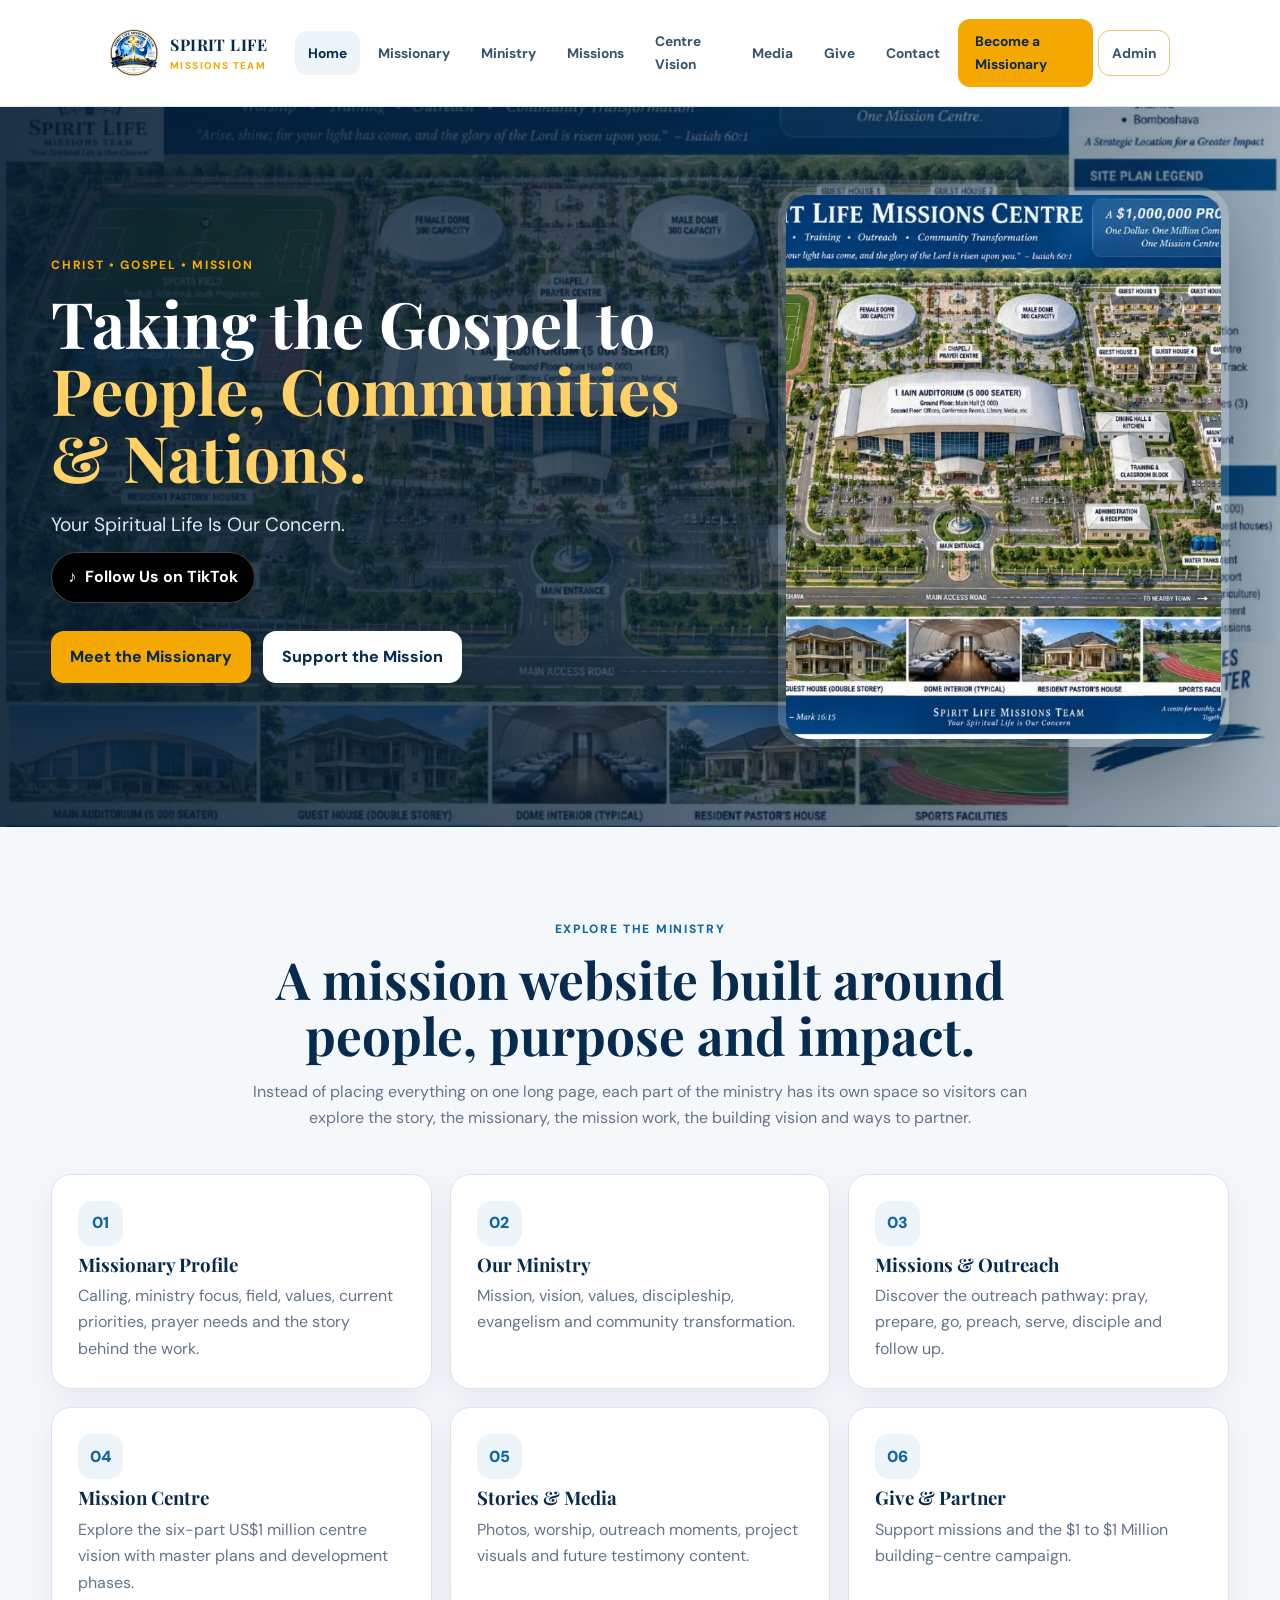
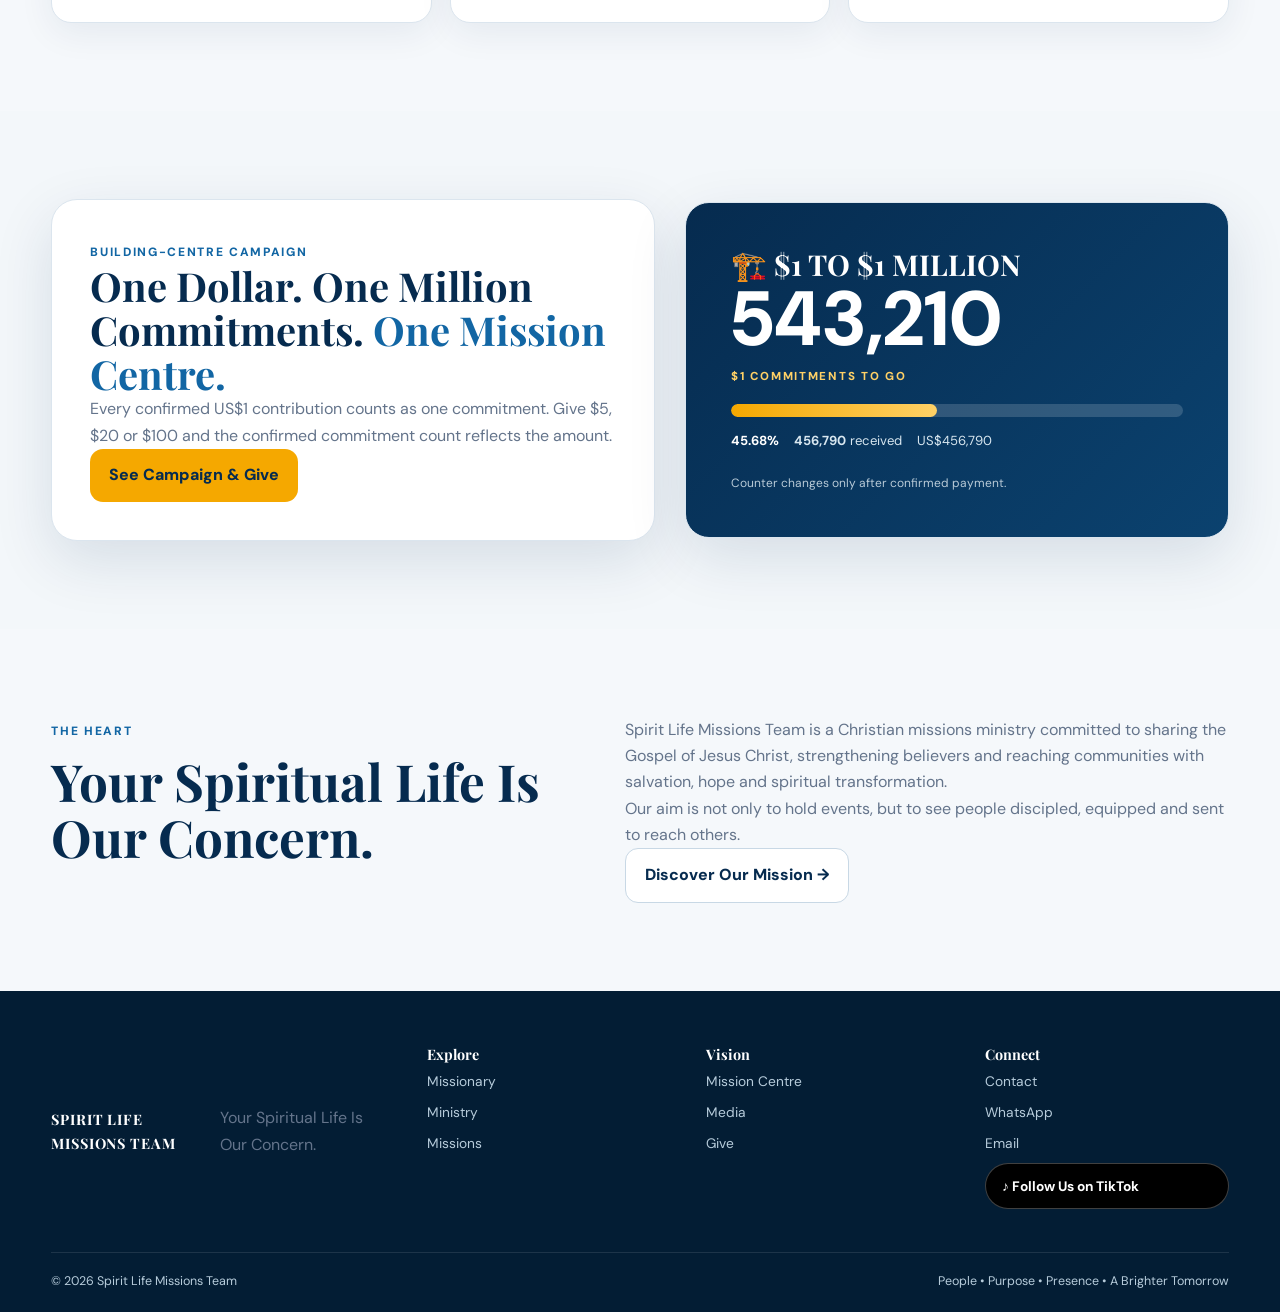
<file: index.html>
<!doctype html>
<html lang="en">
<head>
  <meta charset="utf-8">
  <meta name="viewport" content="width=device-width, initial-scale=1">

  <!-- Primary SEO -->
  <title>Spirit Life Missions Team | Christian Missions, Gospel &amp; Outreach</title>

  <meta name="description" content="Spirit Life Missions Team shares the Gospel of Jesus Christ through Christian missions, evangelism, discipleship and community outreach. Discover our ministry, missionary work and mission centre vision.">

  <meta name="author" content="Panashe Chamani">
  <meta name="publisher" content="Spirit Life Missions Team">
  <meta name="robots" content="index, follow, max-image-preview:large, max-snippet:-1, max-video-preview:-1">
  <meta name="googlebot" content="index, follow">
  <meta name="referrer" content="strict-origin-when-cross-origin">
  <meta name="theme-color" content="#ffffff">
  <meta name="application-name" content="Spirit Life Missions Team">

  <!-- Canonical URL -->
  <link rel="canonical" href="https://spiritlifemission.co.zw/">

  <!-- Website Icons -->
  <link rel="icon" href="https://spiritlifemission.co.zw/logo.jpg" type="image/jpeg">
  <link rel="apple-touch-icon" href="https://spiritlifemission.co.zw/logo.jpg">

  <!-- Existing Stylesheet -->
  <link rel="stylesheet" href="style.css">

  <!-- Open Graph: Facebook, WhatsApp and other social platforms -->
  <meta property="og:type" content="website">
  <meta property="og:locale" content="en_ZW">
  <meta property="og:site_name" content="Spirit Life Missions Team">
  <meta property="og:title" content="Spirit Life Missions Team | Christian Missions &amp; Outreach">
  <meta property="og:description" content="Your Spiritual Life Is Our Concern. Discover our Christian missions, Gospel outreach, discipleship, community ministry and mission centre vision.">
  <meta property="og:url" content="https://spiritlifemission.co.zw/">
  <meta property="og:image" content="https://spiritlifemission.co.zw/hero.jpg">
  <meta property="og:image:alt" content="Spirit Life Missions Team ministry and Gospel outreach">
  <meta property="og:image:type" content="image/jpeg">

  <!-- X / Twitter Sharing -->
  <meta name="twitter:card" content="summary_large_image">
  <meta name="twitter:title" content="Spirit Life Missions Team | Gospel &amp; Missions">
  <meta name="twitter:description" content="Sharing the Gospel, discipling believers and reaching communities through Christian missions and outreach.">
  <meta name="twitter:image" content="https://spiritlifemission.co.zw/hero.jpg">
  <meta name="twitter:image:alt" content="Spirit Life Missions Team ministry and Gospel outreach">

  <!-- Structured Data for Search Engines and AI Search -->
  <script type="application/ld+json">
  {
    "@context": "https://schema.org",
    "@graph": [
      {
        "@type": "Organization",
        "@id": "https://spiritlifemission.co.zw/#organization",
        "name": "Spirit Life Missions Team",
        "url": "https://spiritlifemission.co.zw/",
        "description": "Spirit Life Missions Team is a Christian missions ministry focused on sharing the Gospel of Jesus Christ, evangelism, discipleship and community outreach.",
        "slogan": "Your Spiritual Life Is Our Concern.",
        "logo": {
          "@type": "ImageObject",
          "url": "https://spiritlifemission.co.zw/logo.jpg"
        },
        "image": "https://spiritlifemission.co.zw/hero.jpg",
        "email": "enock.dzonzi@gmail.com",
        "telephone": "+263772504029",
        "sameAs": [
          "https://vt.tiktok.com/ZSbRvt1dN/"
        ]
      },
      {
        "@type": "WebSite",
        "@id": "https://spiritlifemission.co.zw/#website",
        "url": "https://spiritlifemission.co.zw/",
        "name": "Spirit Life Missions Team",
        "description": "The official website of Spirit Life Missions Team, featuring Christian ministry, Gospel missions, evangelism, outreach, missionary information and the mission centre vision.",
        "inLanguage": "en",
        "publisher": {
          "@id": "https://spiritlifemission.co.zw/#organization"
        },
        "creator": {
          "@type": "Person",
          "name": "Panashe Chamani"
        }
      },
      {
        "@type": "WebPage",
        "@id": "https://spiritlifemission.co.zw/#webpage",
        "url": "https://spiritlifemission.co.zw/",
        "name": "Spirit Life Missions Team | Christian Missions, Gospel & Outreach",
        "description": "Learn about Spirit Life Missions Team, its Christian mission, Gospel outreach, evangelism, discipleship, community ministry and mission centre vision.",
        "isPartOf": {
          "@id": "https://spiritlifemission.co.zw/#website"
        },
        "about": {
          "@id": "https://spiritlifemission.co.zw/#organization"
        },
        "author": {
          "@type": "Person",
          "name": "Panashe Chamani"
        },
        "inLanguage": "en"
      }
    ]
  }
  </script>
</head>

<body>
<header class="site-header">
  <div class="container nav-wrap">
    <a class="brand" href="index.html">
      <img src="logo.jpg" alt="Spirit Life Missions Team">
      <span>
        <strong>SPIRIT LIFE</strong>
        <small>MISSIONS TEAM</small>
      </span>
    </a>

    <button class="menu-btn" aria-label="Menu" aria-expanded="false">
      ☰
    </button>

    <nav class="nav">
      <a class="active" href="index.html">Home</a>
      <a href="missionary.html">Missionary</a>
      <a href="ministry.html">Ministry</a>
      <a href="missions.html">Missions</a>
      <a href="centre.html">Centre Vision</a>
      <a href="media.html">Media</a>
      <a href="give.html">Give</a>
      <a href="contact.html">Contact</a>

      <a class="nav-cta" href="missionary-application.html">
        Become a Missionary
      </a>

      <a class="nav-admin" href="admin-login.html">
        Admin
      </a>
    </nav>
  </div>
</header>

<main>
  <section class="hero">
    <div class="hero-bg"></div>

    <div class="container hero-content">
      <div class="reveal">
        <span class="eyebrow">CHRIST • GOSPEL • MISSION</span>

        <h1>
          Taking the Gospel to
          <span>People, Communities &amp; Nations.</span>
        </h1>

        <p>Your Spiritual Life Is Our Concern.</p>

        <a
          class="tiktok-btn"
          href="https://vt.tiktok.com/ZSbRvt1dN/"
          target="_blank"
          rel="noopener noreferrer"
          aria-label="Follow Spirit Life Missions Team on TikTok"
        >
          <span class="tiktok-icon" aria-hidden="true">♪</span>
          <span>Follow Us on TikTok</span>
        </a>

        <div class="actions">
          <a class="btn btn-gold" href="missionary.html">
            Meet the Missionary
          </a>

          <a class="btn btn-light" href="give.html">
            Support the Mission
          </a>
        </div>
      </div>

      <div class="hero-card reveal">
        <img
          src="hero.jpg"
          alt="Spirit Life Missions Team ministry leader">
      </div>
    </div>
  </section>

  <section class="section">
    <div class="container">
      <div class="section-heading reveal">
        <span class="eyebrow dark">EXPLORE THE MINISTRY</span>

        <h2>A mission website built around people, purpose and impact.</h2>

        <p>
          Instead of placing everything on one long page, each part of the
          ministry has its own space so visitors can explore the story, the
          missionary, the mission work, the building vision and ways to partner.
        </p>
      </div>

      <div class="card-grid">
        <a class="card reveal" href="missionary.html">
          <div class="icon">01</div>
          <h3>Missionary Profile</h3>
          <p>Calling, ministry focus, field, values, current priorities, prayer needs and the story behind the work.</p>
        </a>

        <a class="card reveal" href="ministry.html">
          <div class="icon">02</div>
          <h3>Our Ministry</h3>
          <p>Mission, vision, values, discipleship, evangelism and community transformation.</p>
        </a>

        <a class="card reveal" href="missions.html">
          <div class="icon">03</div>
          <h3>Missions &amp; Outreach</h3>
          <p>Discover the outreach pathway: pray, prepare, go, preach, serve, disciple and follow up.</p>
        </a>

        <a class="card reveal" href="centre.html">
          <div class="icon">04</div>
          <h3>Mission Centre</h3>
          <p>Explore the six-part US$1 million centre vision with master plans and development phases.</p>
        </a>

        <a class="card reveal" href="media.html">
          <div class="icon">05</div>
          <h3>Stories &amp; Media</h3>
          <p>Photos, worship, outreach moments, project visuals and future testimony content.</p>
        </a>

        <a class="card reveal" href="give.html">
          <div class="icon">06</div>
          <h3>Give &amp; Partner</h3>
          <p>Support missions and the $1 to $1 Million building-centre campaign.</p>
        </a>
      </div>
    </div>
  </section>

  <section class="campaign section">
    <div class="container campaign-shell">
      <div class="campaign-copy reveal">
        <span class="eyebrow dark">BUILDING-CENTRE CAMPAIGN</span>

        <h2>
          One Dollar. One Million Commitments.
          <span>One Mission Centre.</span>
        </h2>

        <p>
          Every confirmed US$1 contribution counts as one commitment.
          Give $5, $20 or $100 and the confirmed commitment count reflects the amount.
        </p>

        <a class="btn btn-gold" href="give.html">
          See Campaign &amp; Give
        </a>
      </div>

      <div class="campaign-card reveal">
        <h3>🏗️ $1 TO $1 MILLION</h3>

        <div class="campaign-number" data-campaign-remaining>
          543,210
        </div>

        <div class="campaign-label">$1 COMMITMENTS TO GO</div>

        <div class="progress-track">
          <div
            class="progress-fill"
            data-campaign-fill
            style="width:45.679%">
          </div>
        </div>

        <div class="progress-meta">
          <strong data-campaign-percent>45.68%</strong>

          <span>
            <b data-campaign-confirmed>456,790</b>
            received
          </span>

          <span data-campaign-raised>US$456,790 raised</span>
        </div>

        <p class="confirmed-note">
          Counter changes only after confirmed payment.
        </p>
      </div>
    </div>
  </section>

  <section class="section">
    <div class="container two-col">
      <div class="reveal">
        <span class="eyebrow dark">THE HEART</span>
        <h2>Your Spiritual Life Is Our Concern.</h2>
      </div>

      <div class="lead reveal">
        <p>
          Spirit Life Missions Team is a Christian missions ministry committed
          to sharing the Gospel of Jesus Christ, strengthening believers and
          reaching communities with salvation, hope and spiritual transformation.
        </p>

        <p>
          Our aim is not only to hold events, but to see people discipled,
          equipped and sent to reach others.
        </p>

        <a class="btn btn-outline" href="ministry.html">
          Discover Our Mission →
        </a>
      </div>
    </div>
  </section>
</main>

<footer class="footer">
  <div class="container footer-grid">
    <div class="footer-brand">
      <strong>SPIRIT LIFE MISSIONS TEAM</strong>
      <p>Your Spiritual Life Is Our Concern.</p>
    </div>

    <div>
      <h3>Explore</h3>
      <a href="missionary.html">Missionary</a>
      <a href="ministry.html">Ministry</a>
      <a href="missions.html">Missions</a>
    </div>

    <div>
      <h3>Vision</h3>
      <a href="centre.html">Mission Centre</a>
      <a href="media.html">Media</a>
      <a href="give.html">Give</a>
    </div>

    <div>
      <h3>Connect</h3>
      <a href="contact.html">Contact</a>

      <a
        href="https://wa.me/263772504029"
        target="_blank"
        rel="noopener noreferrer">
        WhatsApp
      </a>

      <a href="mailto:enock.dzonzi@gmail.com">Email</a>

      <a
        class="tiktok-btn"
        href="https://vt.tiktok.com/ZSbRvt1dN/"
        target="_blank"
        rel="noopener noreferrer"
        aria-label="Follow Spirit Life Missions Team on TikTok">
        <span class="tiktok-icon" aria-hidden="true">♪</span>
        <span>Follow Us on TikTok</span>
      </a>
    </div>
  </div>

  <div class="container footer-bottom">
    <span>
      © <span data-year></span> Spirit Life Missions Team
    </span>

    <span>People • Purpose • Presence • A Brighter Tomorrow</span>
  </div>
</footer>

<!-- Existing website scripts -->
<script src="campaign-config.js"></script>
<script src="site.js"></script>
</body>
</html>
</file>
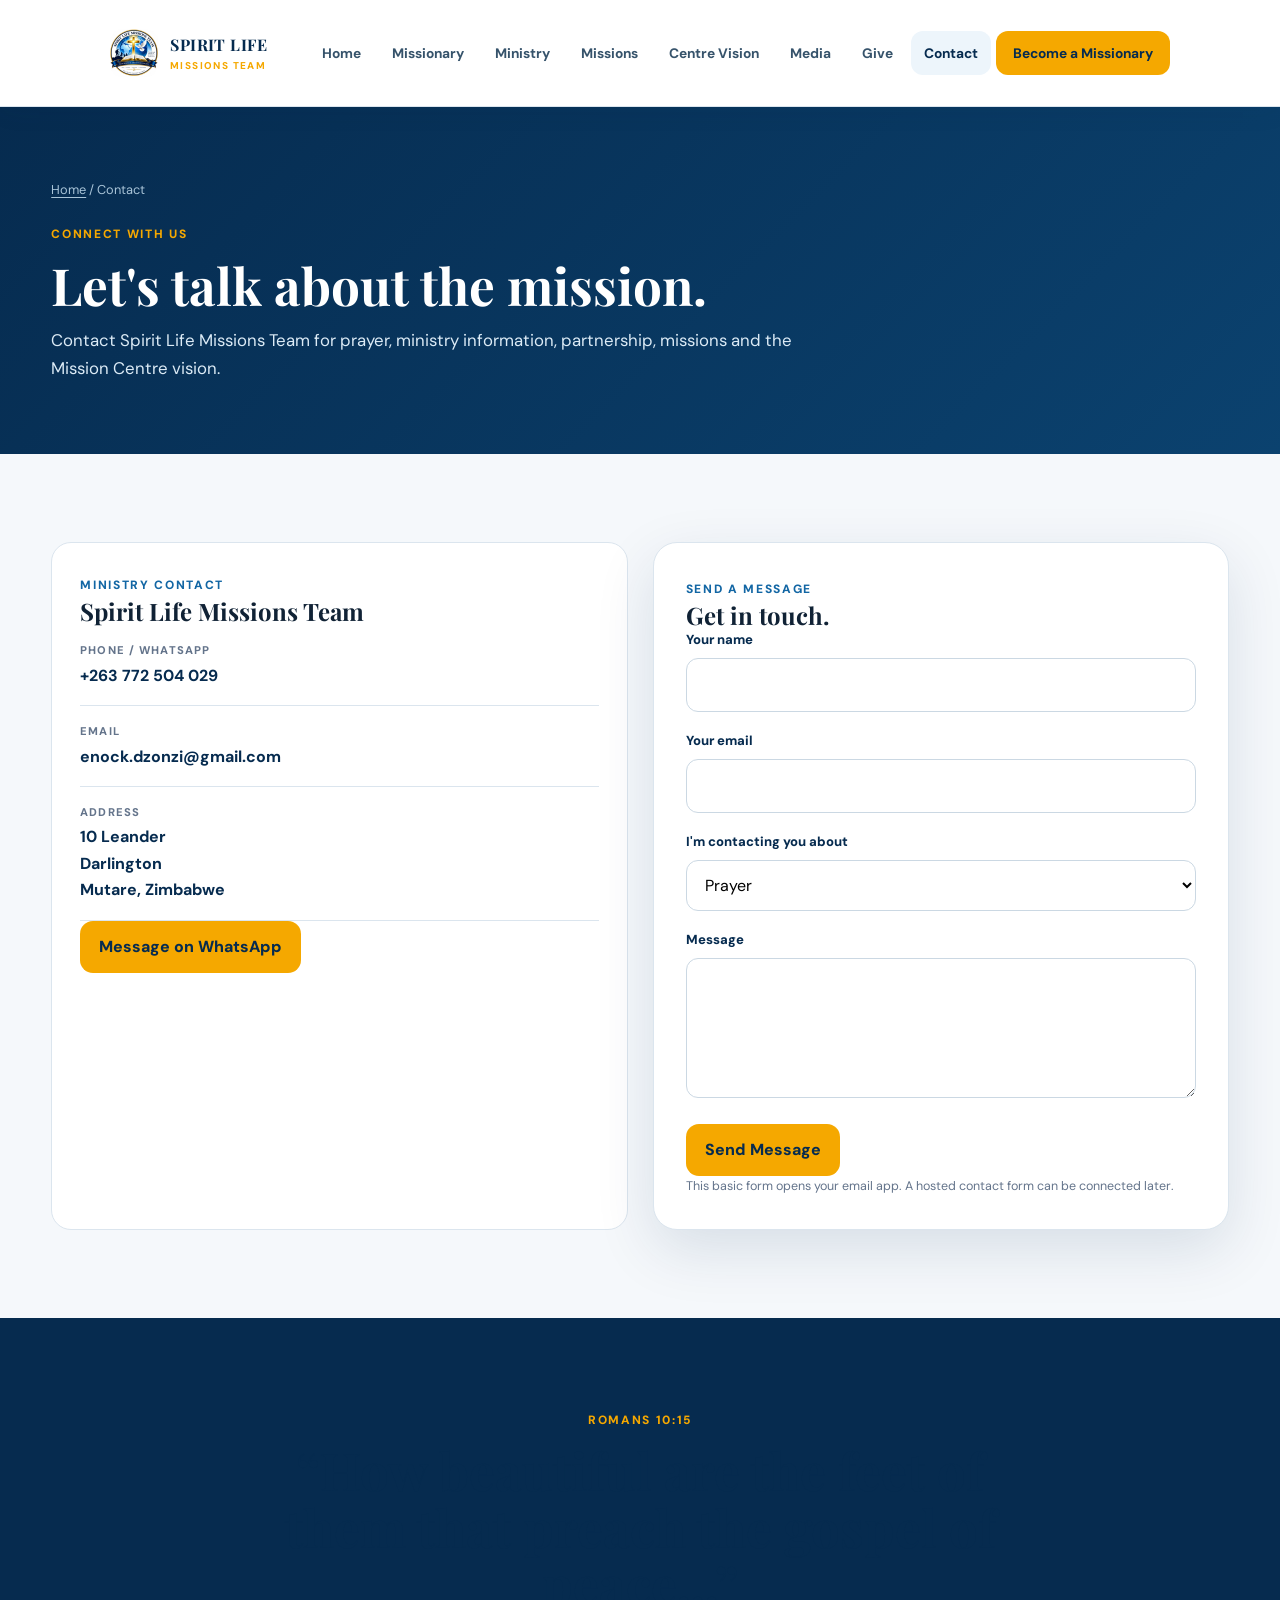
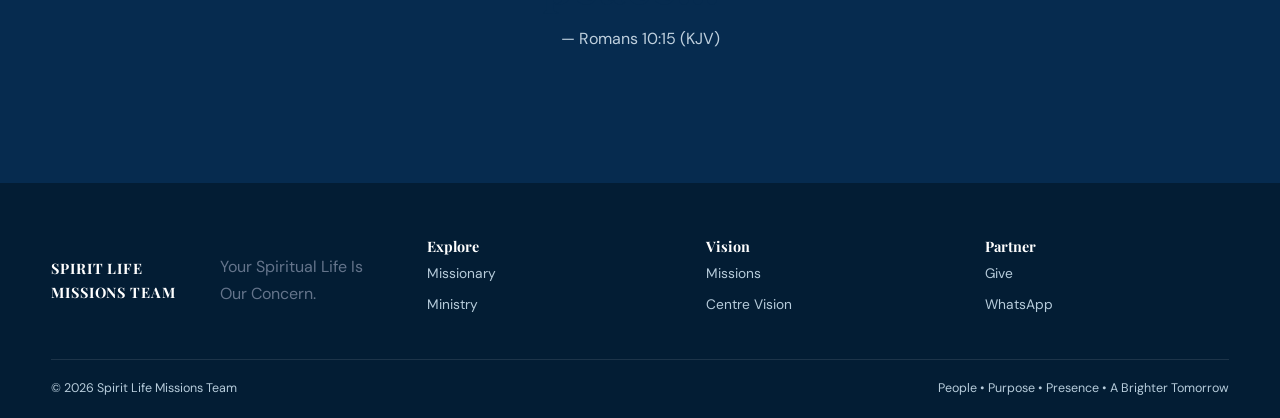
<file: contact.html>
<!doctype html><html lang="en"><head><meta charset="utf-8"><meta name="viewport" content="width=device-width,initial-scale=1"><title>Contact | Spirit Life Missions Team</title><link rel="icon" href="logo.jpg"><link rel="stylesheet" href="style.css"></head><body>
<header class="site-header"><div class="container nav-wrap"><a class="brand" href="index.html"><img src="logo.jpg" alt="Spirit Life Missions Team"><span><strong>SPIRIT LIFE</strong><small>MISSIONS TEAM</small></span></a><button class="menu-btn" aria-label="Menu" aria-expanded="false">☰</button><nav class="nav"><a href="index.html">Home</a><a href="missionary.html">Missionary</a><a href="ministry.html">Ministry</a><a href="missions.html">Missions</a><a href="centre.html">Centre Vision</a><a href="media.html">Media</a><a href="give.html">Give</a><a class="active" href="contact.html">Contact</a><a class="nav-cta" href="missionary-application.html">Become a Missionary</a></nav></div></header>
<main><section class="page-hero"><div class="container"><div class="breadcrumbs"><a href="index.html">Home</a> / Contact</div><span class="eyebrow">CONNECT WITH US</span><h1>Let's talk about the mission.</h1><p>Contact Spirit Life Missions Team for prayer, ministry information, partnership, missions and the Mission Centre vision.</p></div></section>
<section class="section"><div class="container contact-grid"><div class="contact-card reveal"><span class="eyebrow dark">MINISTRY CONTACT</span><h2>Spirit Life Missions Team</h2><div class="contact-item"><small>PHONE / WHATSAPP</small><a href="tel:+263772504029"><strong>+263 772 504 029</strong></a></div><div class="contact-item"><small>EMAIL</small><a href="mailto:enock.dzonzi@gmail.com"><strong>enock.dzonzi@gmail.com</strong></a></div><div class="contact-item"><small>ADDRESS</small><strong>10 Leander<br>Darlington<br>Mutare, Zimbabwe</strong></div><a class="btn btn-gold" href="https://wa.me/263772504029" target="_blank" rel="noopener">Message on WhatsApp</a></div><form class="form-card reveal" action="mailto:enock.dzonzi@gmail.com" method="post" enctype="text/plain"><span class="eyebrow dark">SEND A MESSAGE</span><h2>Get in touch.</h2><div class="field"><label for="name">Your name</label><input id="name" name="Name" required></div><div class="field"><label for="email">Your email</label><input id="email" name="Email" type="email" required></div><div class="field"><label for="topic">I'm contacting you about</label><select id="topic" name="Topic"><option>Prayer</option><option>Missions</option><option>Partnership</option><option>Mission Centre</option><option>General enquiry</option></select></div><div class="field"><label for="message">Message</label><textarea id="message" name="Message" required></textarea></div><button class="btn btn-gold" type="submit">Send Message</button><p class="muted" style="font-size:.78rem">This basic form opens your email app. A hosted contact form can be connected later.</p></form></div></section>
<section class="section dark-section"><div class="container"><div class="section-heading"><span class="eyebrow">ROMANS 10:15</span><h2>“How beautiful are the feet of them that preach the gospel of peace...”</h2><p class="muted">— Romans 10:15 (KJV)</p></div></div></section></main>
<footer class="footer"><div class="container footer-grid"><div class="footer-brand"><strong>SPIRIT LIFE MISSIONS TEAM</strong><p>Your Spiritual Life Is Our Concern.</p></div><div><h3>Explore</h3><a href="missionary.html">Missionary</a><a href="ministry.html">Ministry</a></div><div><h3>Vision</h3><a href="missions.html">Missions</a><a href="centre.html">Centre Vision</a></div><div><h3>Partner</h3><a href="give.html">Give</a><a href="https://wa.me/263772504029">WhatsApp</a></div></div><div class="container footer-bottom"><span>© <span data-year></span> Spirit Life Missions Team</span><span>People • Purpose • Presence • A Brighter Tomorrow</span></div></footer><script src="site.js"></script></body></html>
</file>
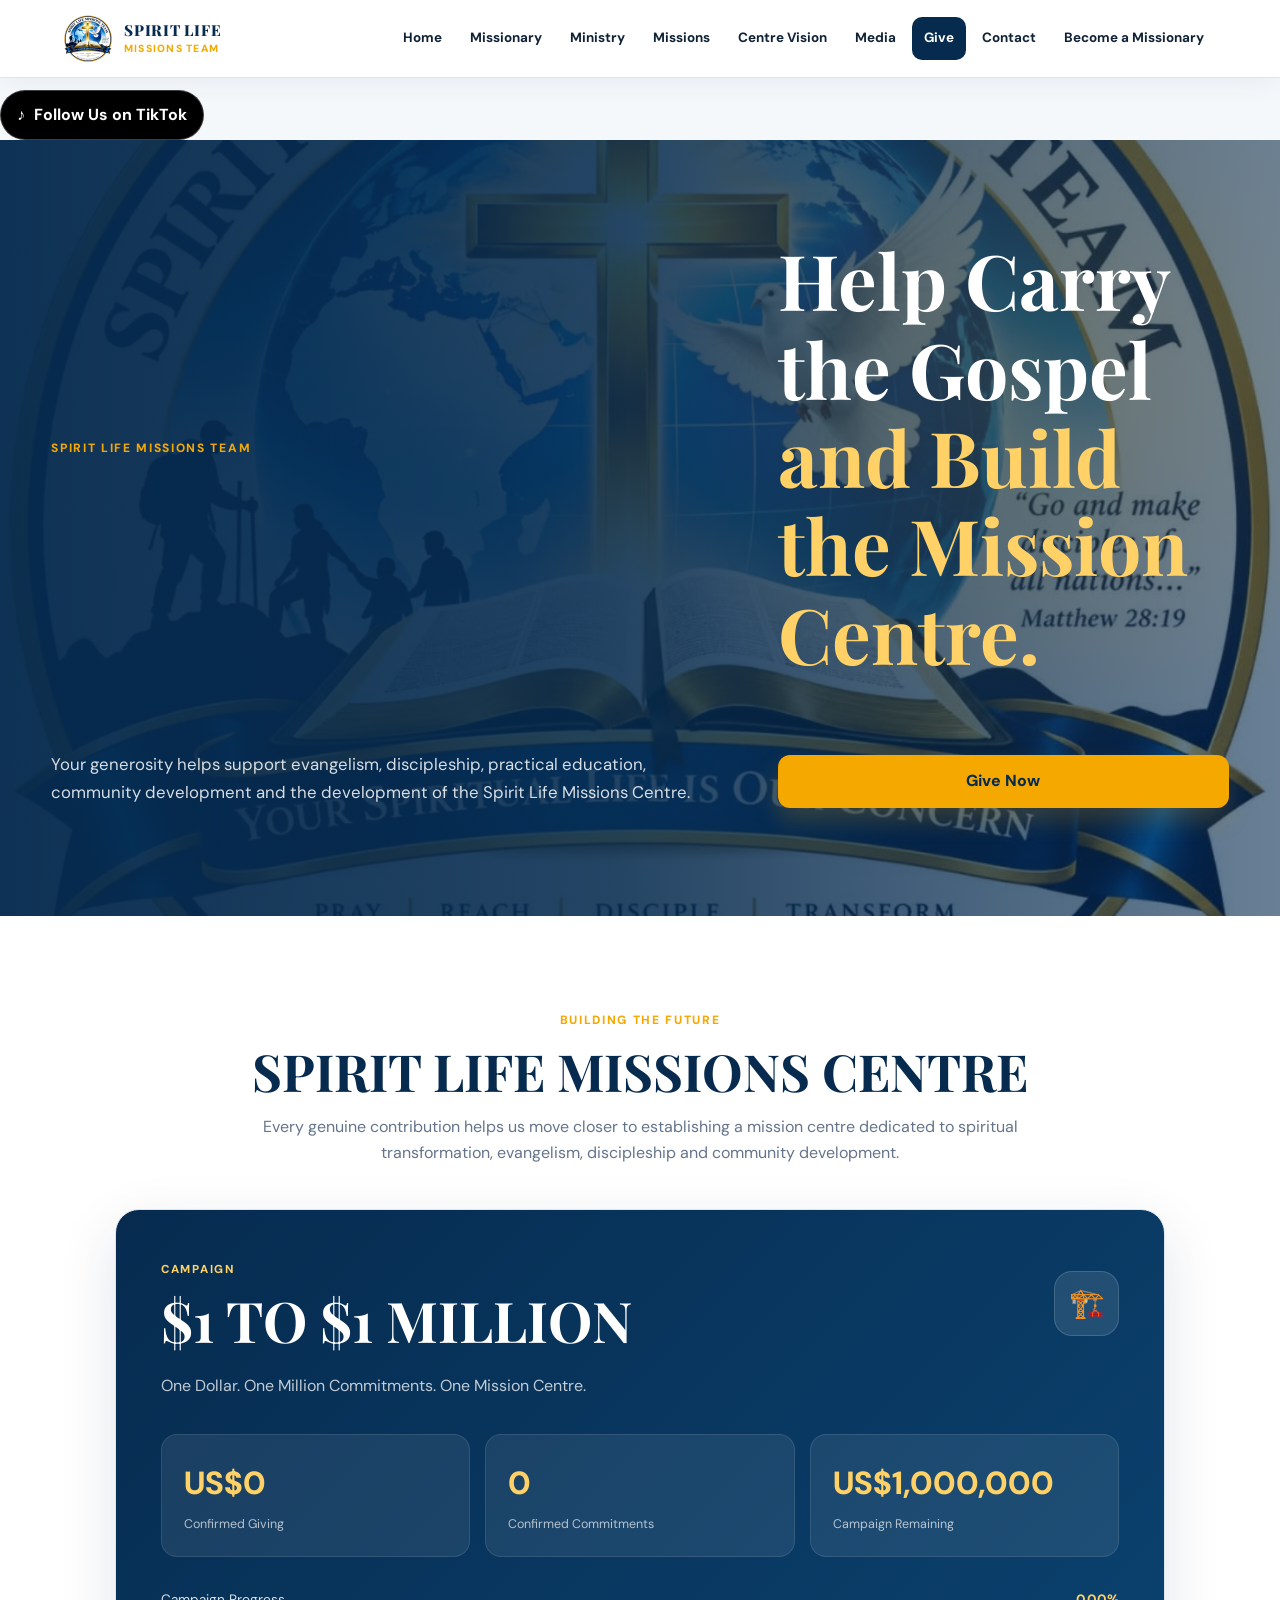
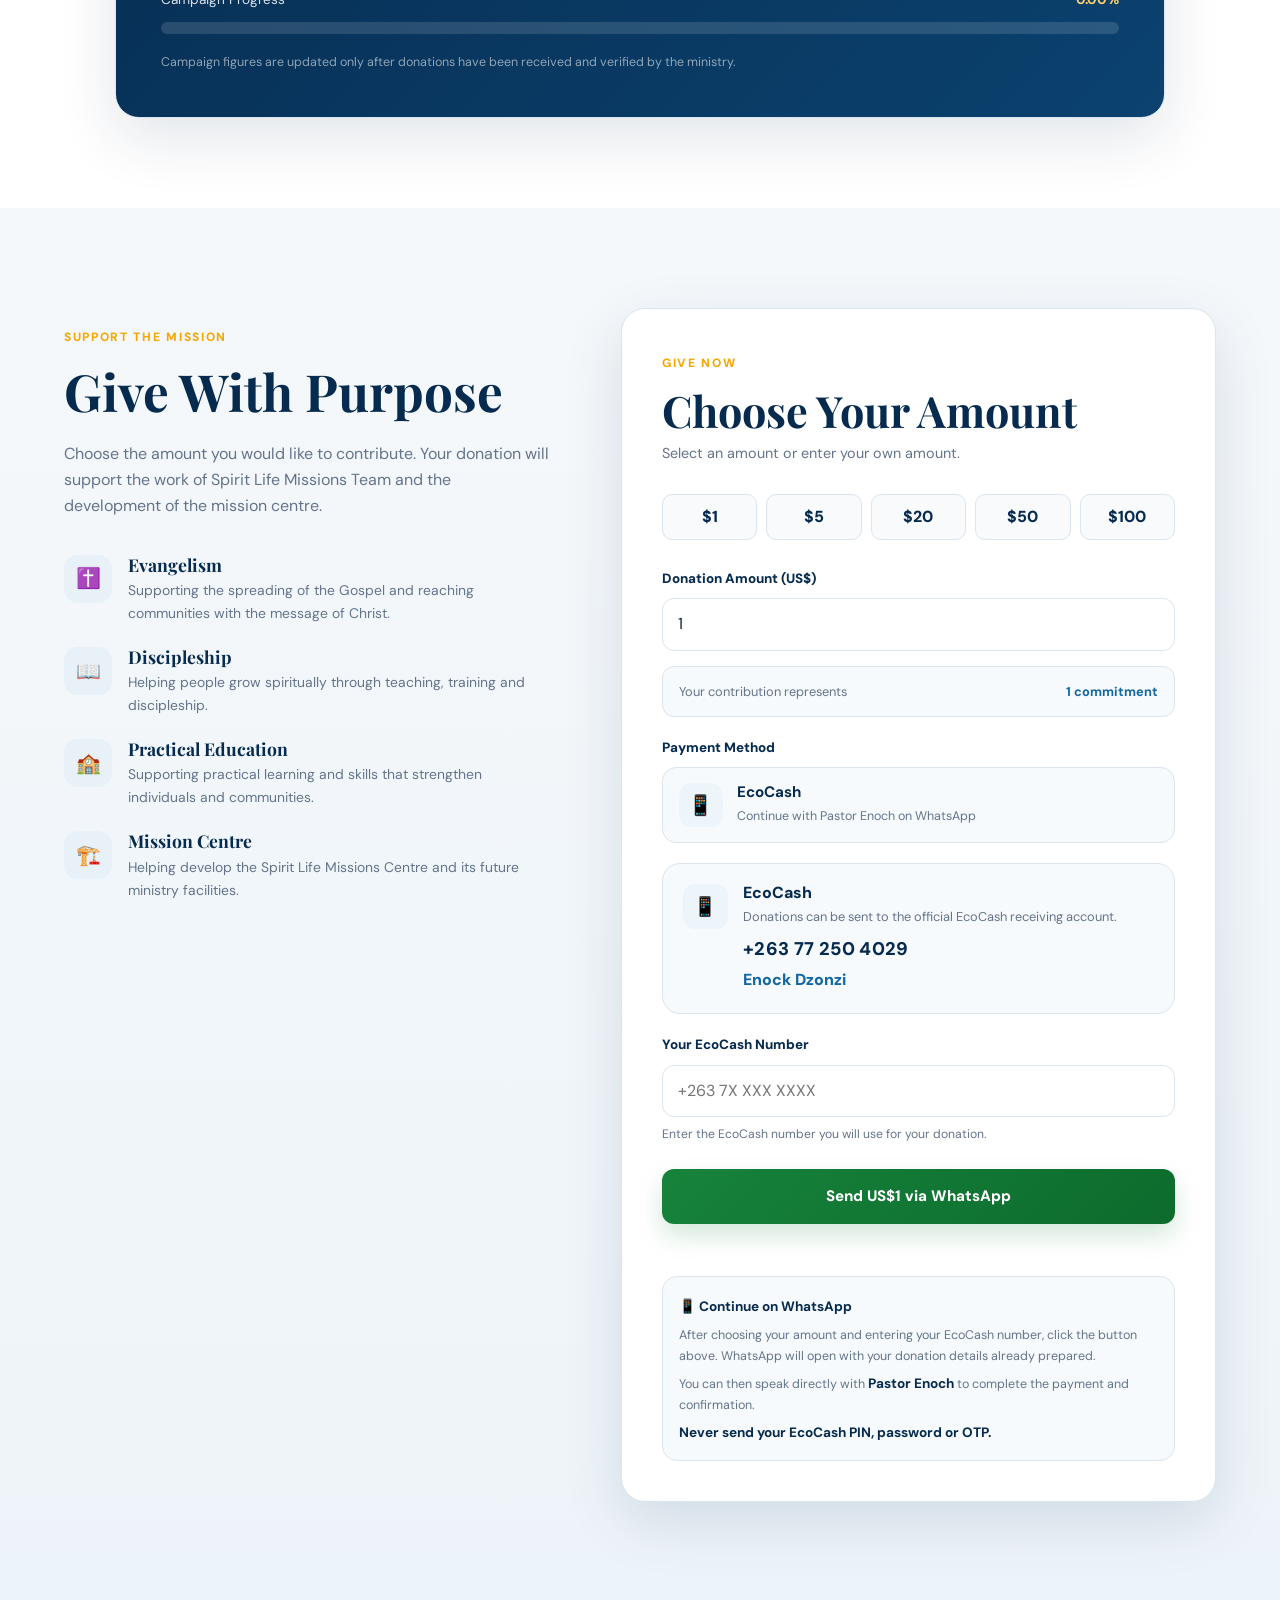
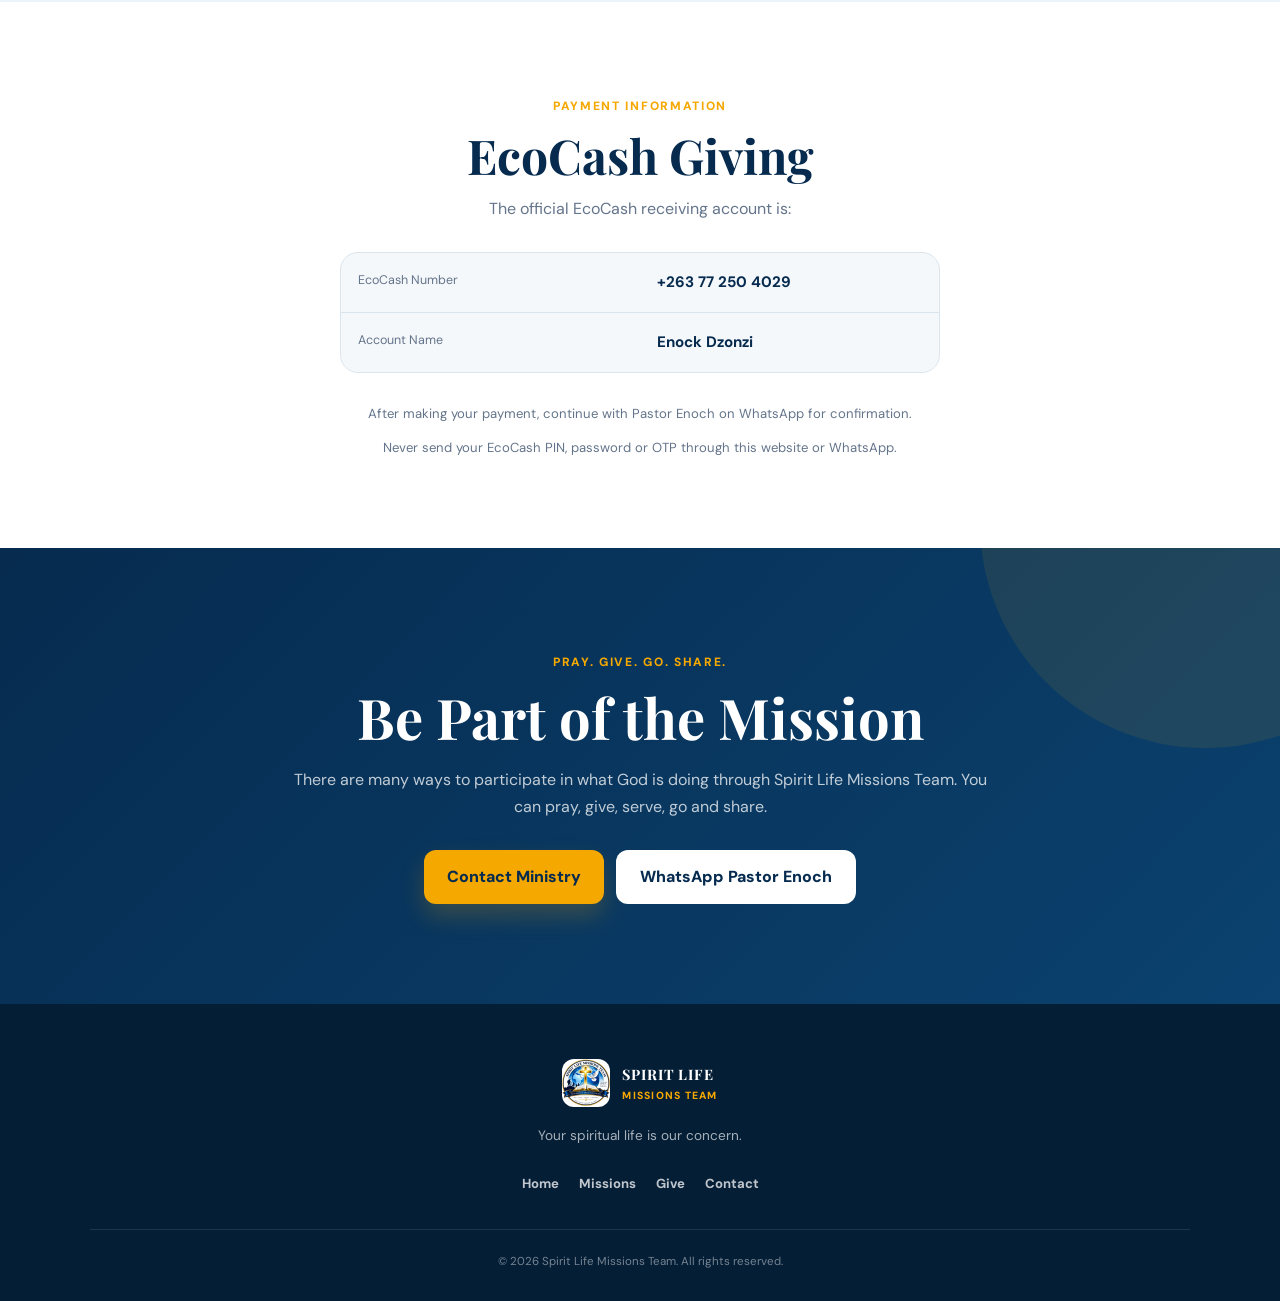
<file: give.html>
<!doctype html>
<html lang="en">
<head>
  <meta charset="utf-8">

  <meta
    name="viewport"
    content="width=device-width, initial-scale=1"
  >

  <meta
    name="description"
    content="Give and partner with Spirit Life Missions Team. Support the Gospel, discipleship, education and the development of the Spirit Life Missions Centre."
  >

  <meta
    name="theme-color"
    content="#0b0b0b"
  >

  <title>Give & Partner | Spirit Life Missions Team</title>

  <link
    rel="icon"
    href="logo.jpg"
  >

  <link
    rel="stylesheet"
    href="style.css"
  >
</head>

<body>

  <!-- =========================
       HEADER
  ========================== -->

  <header class="site-header">

    <a
      href="index.html"
      class="brand"
    >

      <img
        src="logo.jpg"
        alt="Spirit Life Missions Team logo"
      >

      <span class="brand-text">

        <strong>SPIRIT LIFE</strong>

        <small>MISSIONS TEAM</small>

      </span>

    </a>


    <button
      class="menu-toggle"
      id="menuBtn"
      type="button"
      aria-label="Open menu"
      aria-expanded="false"
    >
      ☰
    </button>


    <nav
      class="main-nav"
      id="mainNav"
    >

      <a href="index.html">Home</a>

      <a href="missionary.html">Missionary</a>

      <a href="ministry.html">Ministry</a>

      <a href="missions.html">Missions</a>

      <a href="centre-vision.html">Centre Vision</a>

      <a href="media.html">Media</a>

      <a
        href="give.html"
        class="active"
      >
        Give
      </a>

      <a href="contact.html">Contact</a>

      <a href="become-a-missionary.html">
        Become a Missionary
      </a>

    </nav>

  </header>


  <!-- =========================
       MAIN
  ========================== -->
<a
  class="tiktok-btn"
  href="https://vt.tiktok.com/ZSbRvt1dN/"
  target="_blank"
  rel="noopener noreferrer"
  aria-label="Follow Spirit Life Missions Team on TikTok"
>
  <span class="tiktok-icon" aria-hidden="true">♪</span>
  <span>Follow Us on TikTok</span>
</a>
  <main>


    <!-- HERO -->

    <section class="give-hero">

      <div class="hero-content">

        <span class="eyebrow">
          SPIRIT LIFE MISSIONS TEAM
        </span>

        <h1>
          Help Carry the Gospel
          <span>
            and Build the Mission Centre.
          </span>
        </h1>

        <p>
          Your generosity helps support evangelism,
          discipleship, practical education,
          community development and the development
          of the Spirit Life Missions Centre.
        </p>

        <a
          href="#give"
          class="primary-button"
        >
          Give Now
        </a>

      </div>

    </section>


    <!-- =========================
         CAMPAIGN
    ========================== -->

    <section
      class="campaign-section"
      id="campaign"
    >

      <div class="section-heading">

        <span class="eyebrow">
          BUILDING THE FUTURE
        </span>

        <h2>
          SPIRIT LIFE MISSIONS CENTRE
        </h2>

        <p>
          Every genuine contribution helps us move closer
          to establishing a mission centre dedicated to
          spiritual transformation, evangelism,
          discipleship and community development.
        </p>

      </div>


      <div class="campaign-card">

        <div class="campaign-title">

          <div>

            <span class="campaign-label">
              CAMPAIGN
            </span>

            <h3>
              $1 TO $1 MILLION
            </h3>

          </div>

          <div class="campaign-icon">
            🏗️
          </div>

        </div>


        <p class="campaign-message">
          One Dollar. One Million Commitments.
          One Mission Centre.
        </p>


        <div class="campaign-stats">

          <div class="stat-box">

            <strong id="confirmedAmount">
              US$0
            </strong>

            <span>
              Confirmed Giving
            </span>

          </div>


          <div class="stat-box">

            <strong id="commitmentCount">
              0
            </strong>

            <span>
              Confirmed Commitments
            </span>

          </div>


          <div class="stat-box">

            <strong id="remainingAmount">
              US$1,000,000
            </strong>

            <span>
              Campaign Remaining
            </span>

          </div>

        </div>


        <div class="progress-container">

          <div class="progress-label">

            <span>
              Campaign Progress
            </span>

            <strong id="progressPercent">
              0%
            </strong>

          </div>


          <div class="progress-bar">

            <div
              class="progress-fill"
              id="progressFill"
            ></div>

          </div>

        </div>


        <p class="campaign-note">

          Campaign figures are updated only after
          donations have been received and verified
          by the ministry.

        </p>

      </div>

    </section>


    <!-- =========================
         GIVE SECTION
    ========================== -->

    <section
      class="give-section"
      id="give"
    >

      <div class="give-grid">


        <!-- LEFT -->

        <div class="give-information">

          <span class="eyebrow">
            SUPPORT THE MISSION
          </span>

          <h2>
            Give With Purpose
          </h2>

          <p>
            Choose the amount you would like to contribute.
            Your donation will support the work of Spirit
            Life Missions Team and the development of the
            mission centre.
          </p>


          <div class="support-list">


            <div class="support-item">

              <span class="support-icon">
                ✝️
              </span>

              <div>

                <h3>
                  Evangelism
                </h3>

                <p>
                  Supporting the spreading of the Gospel
                  and reaching communities with the message
                  of Christ.
                </p>

              </div>

            </div>


            <div class="support-item">

              <span class="support-icon">
                📖
              </span>

              <div>

                <h3>
                  Discipleship
                </h3>

                <p>
                  Helping people grow spiritually through
                  teaching, training and discipleship.
                </p>

              </div>

            </div>


            <div class="support-item">

              <span class="support-icon">
                🏫
              </span>

              <div>

                <h3>
                  Practical Education
                </h3>

                <p>
                  Supporting practical learning and skills
                  that strengthen individuals and communities.
                </p>

              </div>

            </div>


            <div class="support-item">

              <span class="support-icon">
                🏗️
              </span>

              <div>

                <h3>
                  Mission Centre
                </h3>

                <p>
                  Helping develop the Spirit Life Missions
                  Centre and its future ministry facilities.
                </p>

              </div>

            </div>

          </div>

        </div>


        <!-- RIGHT -->

        <div class="donation-card">


          <div class="donation-header">

            <span class="eyebrow">
              GIVE NOW
            </span>

            <h2>
              Choose Your Amount
            </h2>

            <p>
              Select an amount or enter your own amount.
            </p>

          </div>


          <!-- QUICK AMOUNTS -->

          <div
            class="amount-buttons"
            id="amountButtons"
          >

            <button
              type="button"
              class="amount-btn"
              data-amount="1"
            >
              $1
            </button>

            <button
              type="button"
              class="amount-btn"
              data-amount="5"
            >
              $5
            </button>

            <button
              type="button"
              class="amount-btn"
              data-amount="20"
            >
              $20
            </button>

            <button
              type="button"
              class="amount-btn"
              data-amount="50"
            >
              $50
            </button>

            <button
              type="button"
              class="amount-btn"
              data-amount="100"
            >
              $100
            </button>

          </div>


          <!-- CUSTOM AMOUNT -->

          <div class="form-group">

            <label for="donationAmount">
              Donation Amount (US$)
            </label>

            <input
              type="number"
              id="donationAmount"
              name="amount"
              min="1"
              step="1"
              value="1"
              inputmode="decimal"
              autocomplete="off"
              placeholder="Enter amount"
            >

          </div>


          <!-- COMMITMENT -->

          <div class="commitment-preview">

            <span>
              Your contribution represents
            </span>

            <strong id="selectedCommitments">
              1 commitment
            </strong>

          </div>


          <!-- PAYMENT METHOD -->

          <div class="form-group">

            <label>
              Payment Method
            </label>

            <div class="single-payment-method">

              <span class="payment-method-icon">
                📱
              </span>

              <div>

                <strong>
                  EcoCash
                </strong>

                <small>
                  Continue with Pastor Enoch on WhatsApp
                </small>

              </div>

            </div>

          </div>


          <!-- ECOCASH INFORMATION -->

          <div
            class="payment-information"
            id="ecocashInformation"
          >

            <div class="payment-icon">
              📱
            </div>

            <div>

              <h3>
                EcoCash
              </h3>

              <p>
                Donations can be sent to the official
                EcoCash receiving account.
              </p>

              <strong class="payment-number">
                +263 77 250 4029
              </strong>

              <span class="payment-recipient">
                Enock Dzonzi
              </span>

            </div>

          </div>


          <!-- DONOR NUMBER -->

          <div
            class="form-group"
            id="donorNumberGroup"
          >

            <label for="donorPhone">
              Your EcoCash Number
            </label>

            <input
              type="tel"
              id="donorPhone"
              name="donorPhone"
              inputmode="tel"
              autocomplete="tel"
              placeholder="+263 7X XXX XXXX"
            >

            <small>
              Enter the EcoCash number you will use
              for your donation.
            </small>

          </div>


          <!-- SEND -->

          <button
            type="button"
            class="donate-button"
            id="donateButton"
          >
            Send US$1 via WhatsApp
          </button>


          <!-- STATUS -->

          <div
            class="payment-status"
            id="paymentStatus"
            role="status"
            aria-live="polite"
          ></div>


          <!-- NOTICE -->

          <div class="secure-payment-notice">

            <strong>
              📱 Continue on WhatsApp
            </strong>

            <p>
              After choosing your amount and entering
              your EcoCash number, click the button above.
              WhatsApp will open with your donation details
              already prepared.
            </p>

            <p>
              You can then speak directly with
              <strong>Pastor Enoch</strong> to complete
              the payment and confirmation.
            </p>

            <p>
              <strong>
                Never send your EcoCash PIN, password
                or OTP.
              </strong>
            </p>

          </div>

        </div>

      </div>

    </section>


    <!-- =========================
         PAYMENT DETAILS
    ========================== -->

    <section class="payment-section">

      <div class="payment-content">

        <span class="eyebrow">
          PAYMENT INFORMATION
        </span>

        <h2>
          EcoCash Giving
        </h2>

        <p>
          The official EcoCash receiving account is:
        </p>


        <div class="recipient-card">

          <span>
            EcoCash Number
          </span>

          <strong>
            +263 77 250 4029
          </strong>

          <span>
            Account Name
          </span>

          <strong>
            Enock Dzonzi
          </strong>

        </div>


        <p class="payment-warning">

          After making your payment, continue with
          Pastor Enoch on WhatsApp for confirmation.

        </p>


        <p class="payment-warning">

          Never send your EcoCash PIN, password or
          OTP through this website or WhatsApp.

        </p>

      </div>

    </section>


    <!-- =========================
         MISSION CALL
    ========================== -->

    <section class="mission-call">

      <div class="mission-call-content">

        <span class="eyebrow">
          PRAY. GIVE. GO. SHARE.
        </span>

        <h2>
          Be Part of the Mission
        </h2>

        <p>
          There are many ways to participate in what God
          is doing through Spirit Life Missions Team.
          You can pray, give, serve, go and share.
        </p>


        <div class="mission-actions">

          <a
            href="contact.html"
            class="primary-button"
          >
            Contact Ministry
          </a>


          <a
            href="https://wa.me/263772504029"
            class="secondary-button"
            target="_blank"
            rel="noopener noreferrer"
          >
            WhatsApp Pastor Enoch
          </a>

        </div>

      </div>

    </section>

  </main>


  <!-- =========================
       FOOTER
  ========================== -->

  <footer class="site-footer">

    <div class="footer-content">

      <div class="footer-brand">

        <img
          src="logo.jpg"
          alt="Spirit Life Missions Team"
        >

        <div>

          <strong>
            SPIRIT LIFE
          </strong>

          <span>
            MISSIONS TEAM
          </span>

        </div>

      </div>


      <p>
        Your spiritual life is our concern.
      </p>


      <div class="footer-links">

        <a href="index.html">
          Home
        </a>

        <a href="missions.html">
          Missions
        </a>

        <a href="give.html">
          Give
        </a>

        <a href="contact.html">
          Contact
        </a>

      </div>


      <p class="copyright">

        ©
        <span id="currentYear"></span>
        Spirit Life Missions Team.
        All rights reserved.

      </p>

    </div>

  </footer>


  <!-- =========================
       SITE SCRIPT
  ========================== -->

  <script src="campaign-config.js"></script>
  <script src="site.js"></script>


  <!-- =========================
       GIVING SCRIPT
  ========================== -->

  <script>

  (() => {

    "use strict";


    /*
     * Campaign target
     */

    const CAMPAIGN_TARGET =
      1000000;


    /*
     * Pastor Enoch WhatsApp
     *
     * Do not include + in wa.me number.
     */

    const WHATSAPP_NUMBER =
      "263772504029";


    /*
     * Verified amount.
     *
     * This is intentionally zero because
     * WhatsApp confirmation is manual.
     */

    let confirmedAmount = 0;


    /*
     * Elements
     */

    const amountInput =
      document.getElementById(
        "donationAmount"
      );


    const amountButtons =
      document.querySelectorAll(
        ".amount-btn"
      );


    const selectedCommitments =
      document.getElementById(
        "selectedCommitments"
      );


    const donateButton =
      document.getElementById(
        "donateButton"
      );


    const donorNumber =
      document.getElementById(
        "donorPhone"
      );


    const paymentStatus =
      document.getElementById(
        "paymentStatus"
      );


    const confirmedAmountElement =
      document.getElementById(
        "confirmedAmount"
      );


    const commitmentCountElement =
      document.getElementById(
        "commitmentCount"
      );


    const remainingAmountElement =
      document.getElementById(
        "remainingAmount"
      );


    const progressPercentElement =
      document.getElementById(
        "progressPercent"
      );


    const progressFill =
      document.getElementById(
        "progressFill"
      );


    /*
     * Format numbers
     */

    function formatMoney(value) {

      return new Intl.NumberFormat(
        "en-US",
        {
          maximumFractionDigits: 0
        }
      ).format(value);

    }


    /*
     * Get amount
     */

    function getAmount() {

      const value =
        Number(
          amountInput.value
        );


      if (
        !Number.isFinite(value) ||
        value < 1
      ) {

        return 0;

      }


      return Math.floor(value);

    }


    /*
     * Update donation interface
     */

    function updateDonationUI() {

      const amount =
        getAmount();


      if (amount < 1) {

        selectedCommitments.textContent =
          "Enter an amount";


        donateButton.textContent =
          "Enter Donation Amount";


        return;

      }


      selectedCommitments.textContent =
        amount === 1
          ? "1 commitment"
          : `${formatMoney(amount)} commitments`;


      donateButton.textContent =
        `Send US$${formatMoney(amount)} via WhatsApp`;

    }


    /*
     * Campaign display
     */

    function updateCampaignUI() {

      const safeAmount =
        Math.max(
          0,
          confirmedAmount
        );


      const remaining =
        Math.max(
          0,
          CAMPAIGN_TARGET - safeAmount
        );


      const percentage =
        Math.min(
          100,
          (
            safeAmount /
            CAMPAIGN_TARGET
          ) * 100
        );


      confirmedAmountElement.textContent =
        `US$${formatMoney(safeAmount)}`;


      commitmentCountElement.textContent =
        formatMoney(safeAmount);


      remainingAmountElement.textContent =
        `US$${formatMoney(remaining)}`;


      progressPercentElement.textContent =
        `${percentage.toFixed(2)}%`;


      progressFill.style.width =
        `${percentage}%`;

    }


    /*
     * Quick amount buttons
     */

    amountButtons.forEach(
      button => {

        button.addEventListener(
          "click",
          () => {

            const amount =
              Number(
                button.dataset.amount
              );


            amountInput.value =
              amount;


            amountButtons.forEach(
              item => {

                item.classList.remove(
                  "selected"
                );

              }
            );


            button.classList.add(
              "selected"
            );


            updateDonationUI();

          }
        );

      }
    );


    /*
     * Custom amount
     */

    amountInput.addEventListener(
      "input",
      () => {

        amountButtons.forEach(
          item => {

            item.classList.remove(
              "selected"
            );

          }
        );


        updateDonationUI();

      }
    );


    /*
     * Send donation details to WhatsApp
     */

    donateButton.addEventListener(
      "click",
      () => {

        const amount =
          getAmount();


        if (amount < 1) {

          paymentStatus.textContent =
            "Please enter a valid donation amount.";

          amountInput.focus();

          return;

        }


        const phone =
          donorNumber.value.trim();


        if (!phone) {

          paymentStatus.textContent =
            "Please enter your EcoCash number.";

          donorNumber.focus();

          return;

        }


        /*
         * Prepare WhatsApp message
         */

        const message =
`Hello Pastor Enoch,

I would like to make a donation to Spirit Life Missions Team.

Donation amount: US$${formatMoney(amount)}

Payment method: EcoCash

My EcoCash number:
${phone}

Receiving EcoCash number:
+263 77 250 4029

Account name:
Enock Dzonzi

I would like to continue with the payment and donation confirmation with you on WhatsApp.

Thank you.
`;


        /*
         * Encode message
         */

        const encodedMessage =
          encodeURIComponent(
            message
          );


        /*
         * WhatsApp URL
         */

        const whatsappURL =
          `https://wa.me/${WHATSAPP_NUMBER}?text=${encodedMessage}`;


        /*
         * Status
         */

        paymentStatus.textContent =
          "Opening WhatsApp for Pastor Enoch...";


        /*
         * Open WhatsApp
         */

        window.open(
          whatsappURL,
          "_blank",
          "noopener,noreferrer"
        );

      }
    );


    /*
     * Initial interface
     */

    updateDonationUI();

    updateCampaignUI();


    /*
     * Current year
     */

    const currentYear =
      document.getElementById(
        "currentYear"
      );


    if (currentYear) {

      currentYear.textContent =
        new Date().getFullYear();

    }

  })();

(() => {
  "use strict";

  const menuBtn = document.getElementById("menuBtn");
  const mainNav = document.getElementById("mainNav");

  if (!menuBtn || !mainNav) return;

  menuBtn.addEventListener("click", () => {
    const isOpen = mainNav.classList.toggle("open");

    menuBtn.setAttribute(
      "aria-expanded",
      String(isOpen)
    );

    menuBtn.setAttribute(
      "aria-label",
      isOpen ? "Close menu" : "Open menu"
    );

    menuBtn.textContent = isOpen ? "✕" : "☰";
  });

  /* Close menu after clicking a navigation link */
  mainNav.querySelectorAll("a").forEach(link => {
    link.addEventListener("click", () => {
      mainNav.classList.remove("open");

      menuBtn.setAttribute(
        "aria-expanded",
        "false"
      );

      menuBtn.setAttribute(
        "aria-label",
        "Open menu"
      );

      menuBtn.textContent = "☰";
    });
  });

})();

  </script>

</body>
</html>
</file>
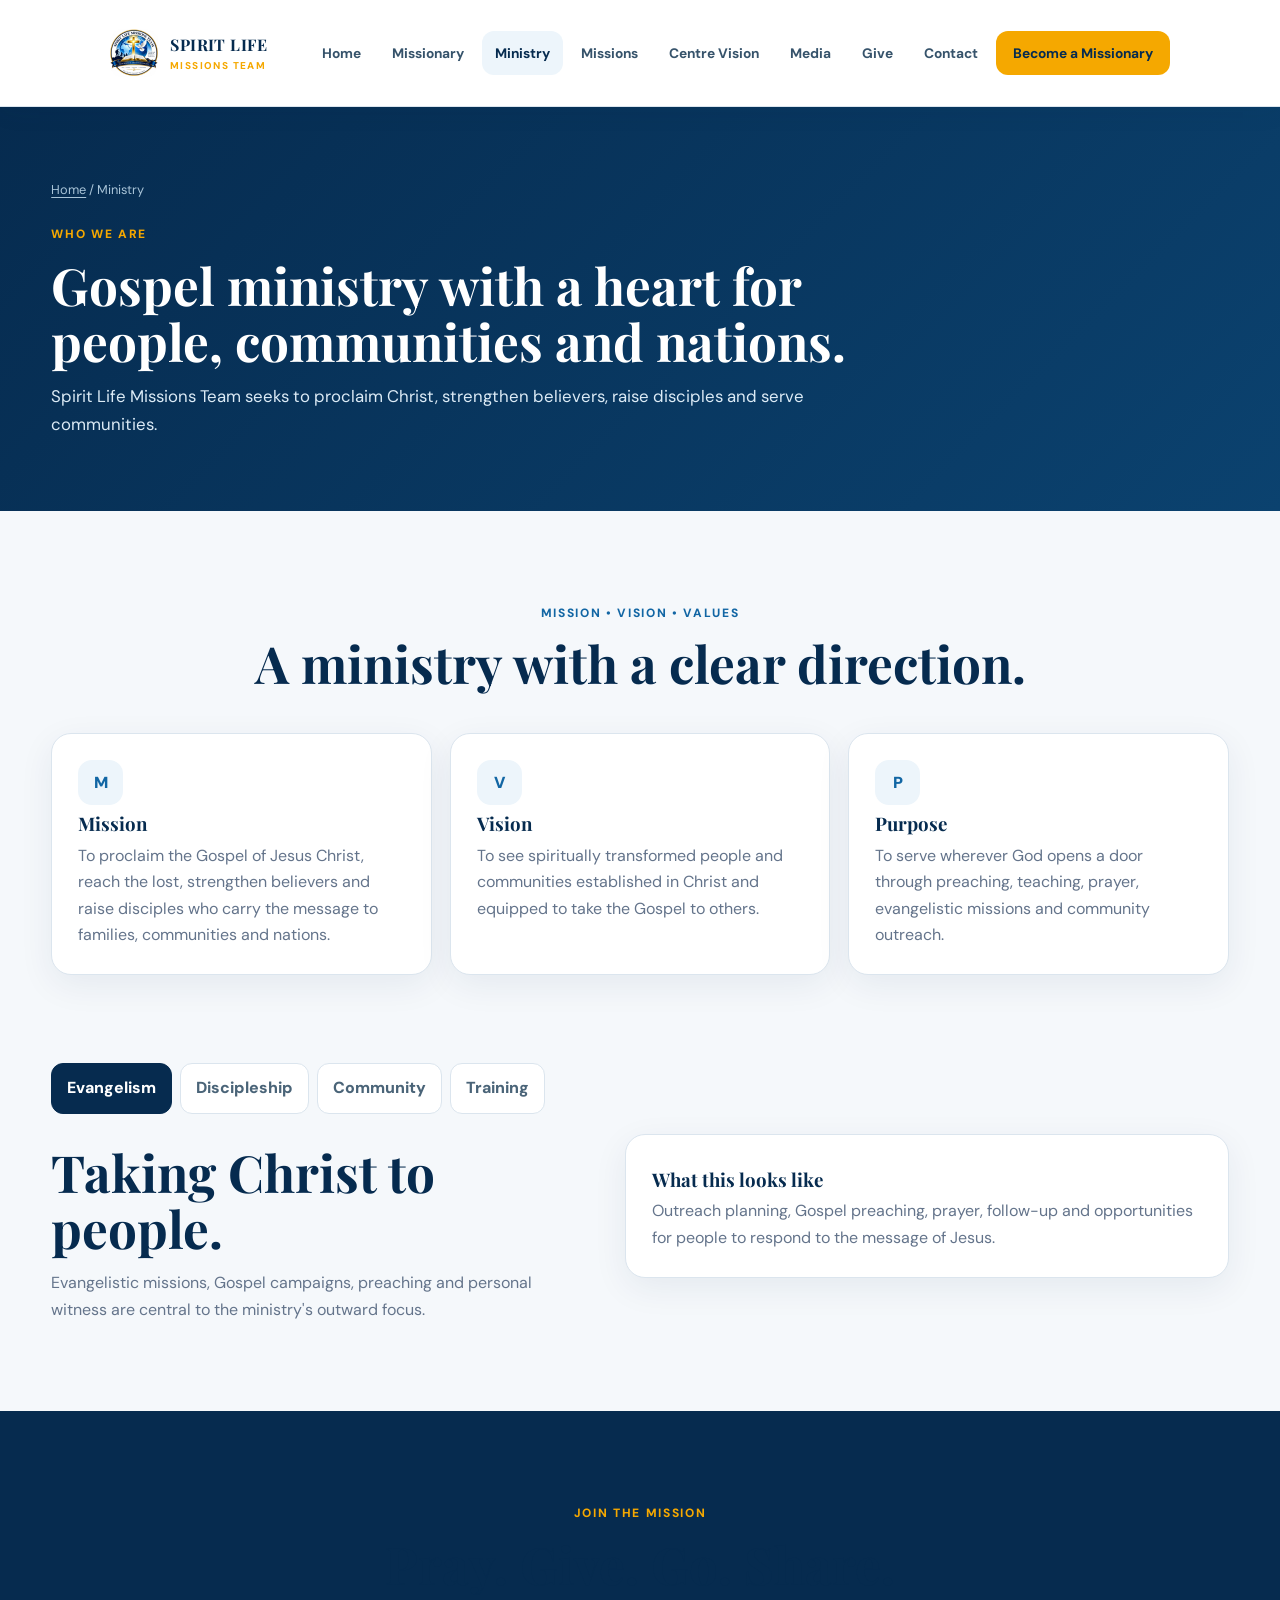
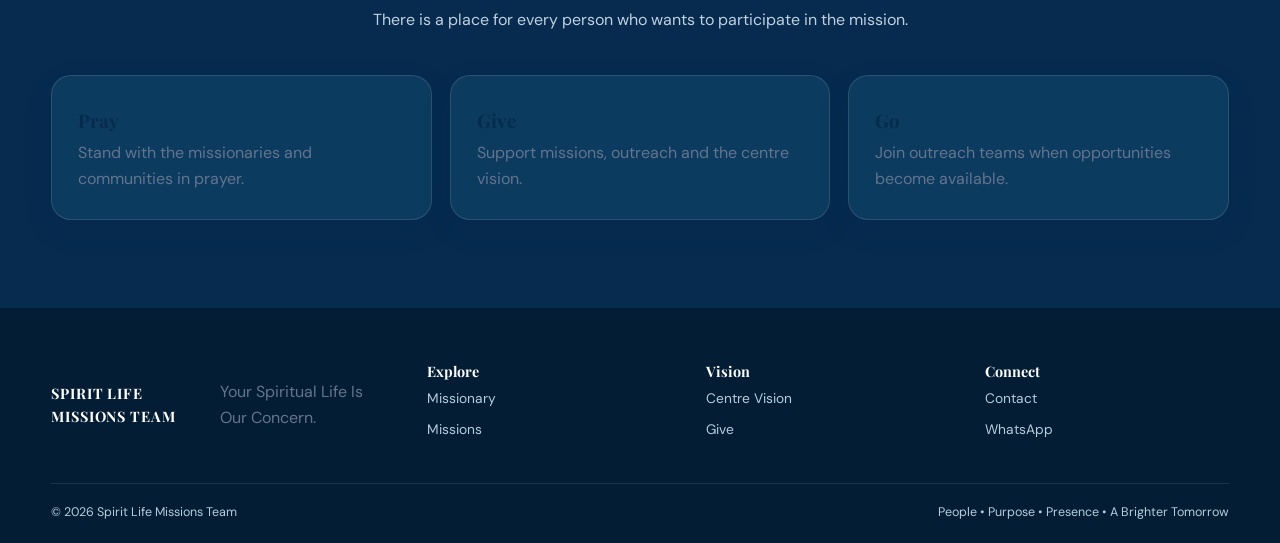
<file: ministry.html>
<!doctype html><html lang="en"><head><meta charset="utf-8"><meta name="viewport" content="width=device-width,initial-scale=1"><title>Our Ministry | Spirit Life Missions Team</title><link rel="icon" href="logo.jpg"><link rel="stylesheet" href="style.css"></head><body>
<header class="site-header"><div class="container nav-wrap"><a class="brand" href="index.html"><img src="logo.jpg" alt="Spirit Life Missions Team"><span><strong>SPIRIT LIFE</strong><small>MISSIONS TEAM</small></span></a><button class="menu-btn" aria-label="Menu" aria-expanded="false">☰</button><nav class="nav"><a href="index.html">Home</a><a href="missionary.html">Missionary</a><a class="active" href="ministry.html">Ministry</a><a href="missions.html">Missions</a><a href="centre.html">Centre Vision</a><a href="media.html">Media</a><a href="give.html">Give</a><a href="contact.html">Contact</a><a class="nav-cta" href="missionary-application.html">Become a Missionary</a></nav></div></header>
<main><section class="page-hero"><div class="container"><div class="breadcrumbs"><a href="index.html">Home</a> / Ministry</div><span class="eyebrow">WHO WE ARE</span><h1>Gospel ministry with a heart for people, communities and nations.</h1><p>Spirit Life Missions Team seeks to proclaim Christ, strengthen believers, raise disciples and serve communities.</p></div></section>
<section class="section"><div class="container"><div class="section-heading reveal"><span class="eyebrow dark">MISSION • VISION • VALUES</span><h2>A ministry with a clear direction.</h2></div><div class="card-grid"><article class="card reveal"><div class="icon">M</div><h3>Mission</h3><p>To proclaim the Gospel of Jesus Christ, reach the lost, strengthen believers and raise disciples who carry the message to families, communities and nations.</p></article><article class="card reveal"><div class="icon">V</div><h3>Vision</h3><p>To see spiritually transformed people and communities established in Christ and equipped to take the Gospel to others.</p></article><article class="card reveal"><div class="icon">P</div><h3>Purpose</h3><p>To serve wherever God opens a door through preaching, teaching, prayer, evangelistic missions and community outreach.</p></article></div></div></section>
<section class="section" style="padding-top:0"><div class="container" data-tabs><div class="tab-buttons"><button class="active" data-tab="evangelism">Evangelism</button><button data-tab="discipleship">Discipleship</button><button data-tab="community">Community</button><button data-tab="leadership">Training</button></div><div class="tab-panel active" data-panel="evangelism"><div class="two-col"><div><h2>Taking Christ to people.</h2><p>Evangelistic missions, Gospel campaigns, preaching and personal witness are central to the ministry's outward focus.</p></div><div class="card"><h3>What this looks like</h3><p>Outreach planning, Gospel preaching, prayer, follow-up and opportunities for people to respond to the message of Jesus.</p></div></div></div><div class="tab-panel" data-panel="discipleship"><div class="two-col"><div><h2>Helping believers grow.</h2><p>Discipleship means helping people move from hearing the Gospel to living it through Scripture, prayer, fellowship and service.</p></div><div class="card"><h3>Discipleship pathway</h3><p>Believe → Grow → Serve → Disciple → Send.</p></div></div></div><div class="tab-panel" data-panel="community"><div class="two-col"><div><h2>Serving communities.</h2><p>The ministry sees practical community outreach as a bridge for compassion, relationship and Gospel witness.</p></div><div class="card"><h3>Areas of concern</h3><p>Youth, families, community needs, Christian literature, mission equipment and practical support.</p></div></div></div><div class="tab-panel" data-panel="leadership"><div class="two-col"><div><h2>Equipping people to serve.</h2><p>The future centre is designed to support training, leadership development, conferences, discipleship and mission preparation.</p></div><div class="card"><h3>Equipping culture</h3><p>Train people who can carry the Gospel beyond the centre and into their own communities.</p></div></div></div></div></section>
<section class="section dark-section"><div class="container"><div class="section-heading"><span class="eyebrow">JOIN THE MISSION</span><h2>Pray. Give. Go. Share.</h2><p class="muted">There is a place for every person who wants to participate in the mission.</p></div><div class="card-grid"><div class="card"><h3>Pray</h3><p>Stand with the missionaries and communities in prayer.</p></div><div class="card"><h3>Give</h3><p>Support missions, outreach and the centre vision.</p></div><div class="card"><h3>Go</h3><p>Join outreach teams when opportunities become available.</p></div></div></div></section></main>
<footer class="footer"><div class="container footer-grid"><div class="footer-brand"><strong>SPIRIT LIFE MISSIONS TEAM</strong><p>Your Spiritual Life Is Our Concern.</p></div><div><h3>Explore</h3><a href="missionary.html">Missionary</a><a href="missions.html">Missions</a></div><div><h3>Vision</h3><a href="centre.html">Centre Vision</a><a href="give.html">Give</a></div><div><h3>Connect</h3><a href="contact.html">Contact</a><a href="https://wa.me/263772504029">WhatsApp</a></div></div><div class="container footer-bottom"><span>© <span data-year></span> Spirit Life Missions Team</span><span>People • Purpose • Presence • A Brighter Tomorrow</span></div></footer><script src="site.js"></script></body></html>
</file>
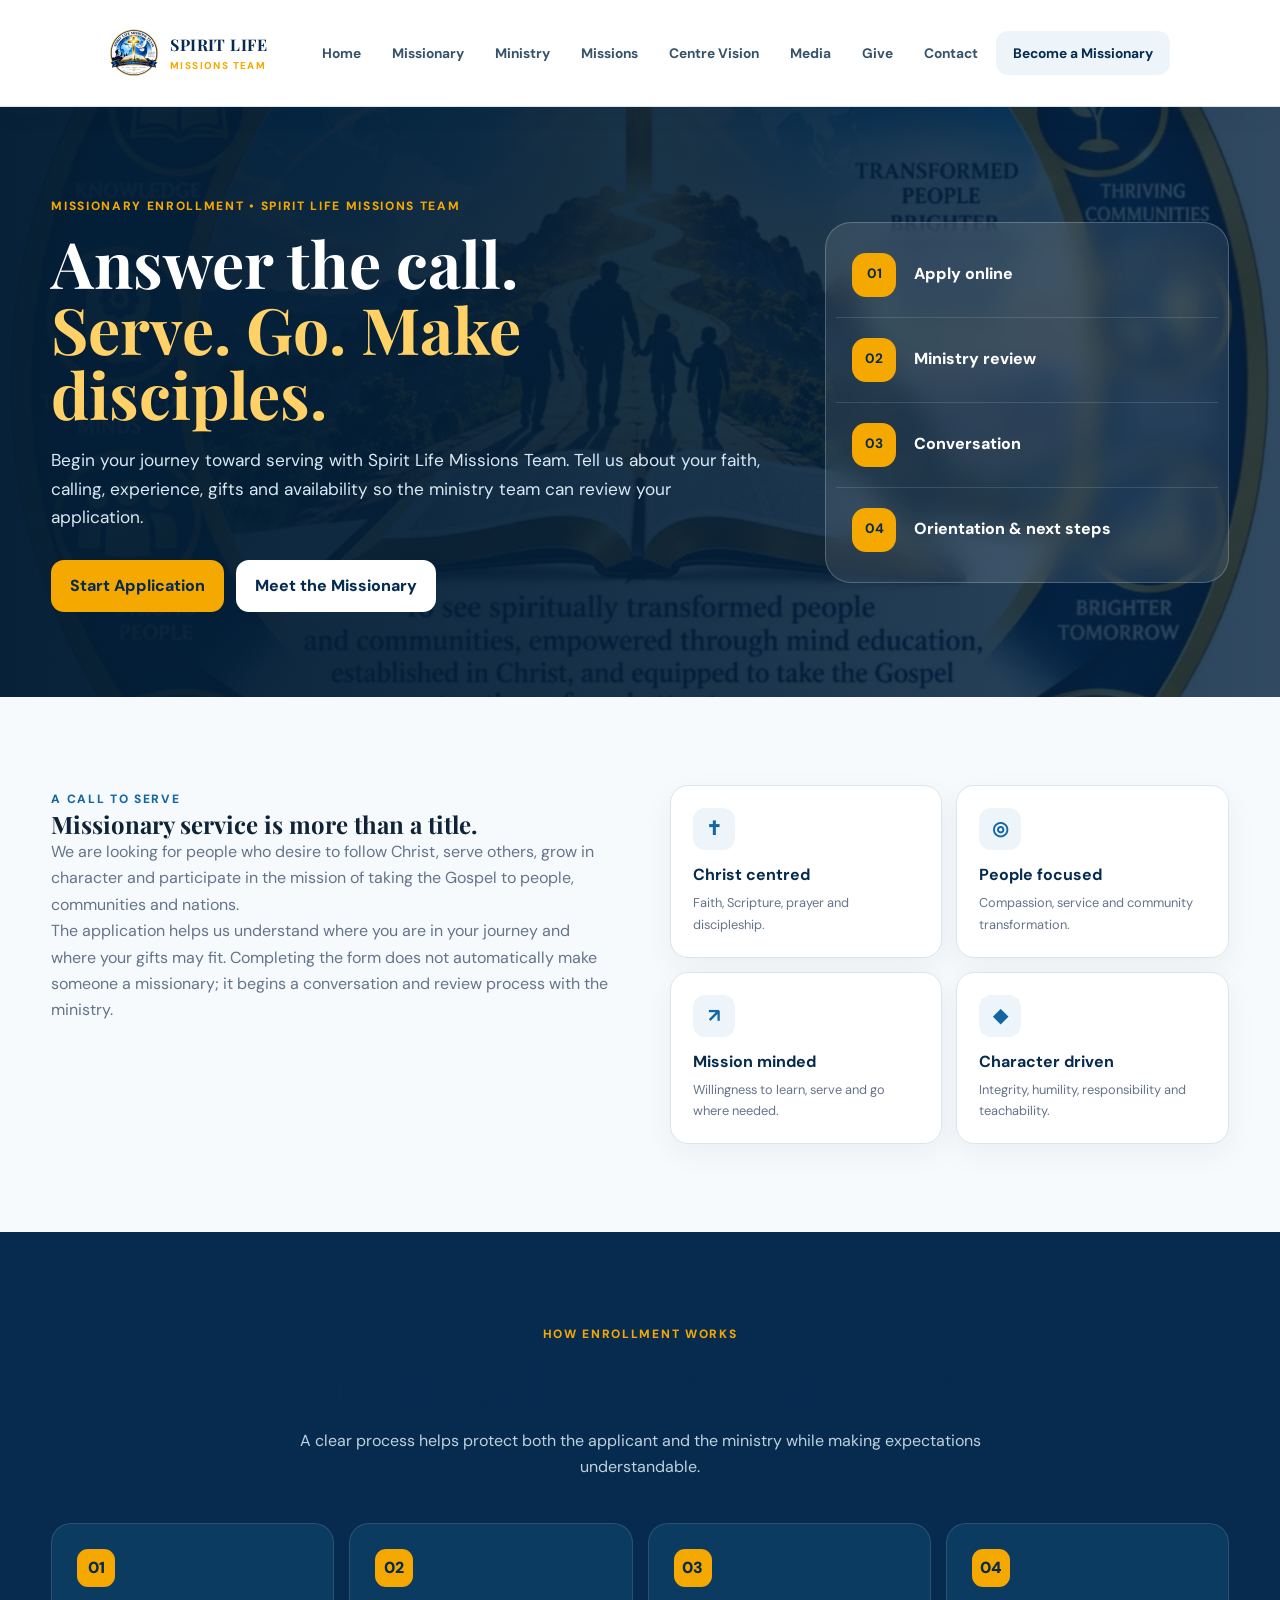
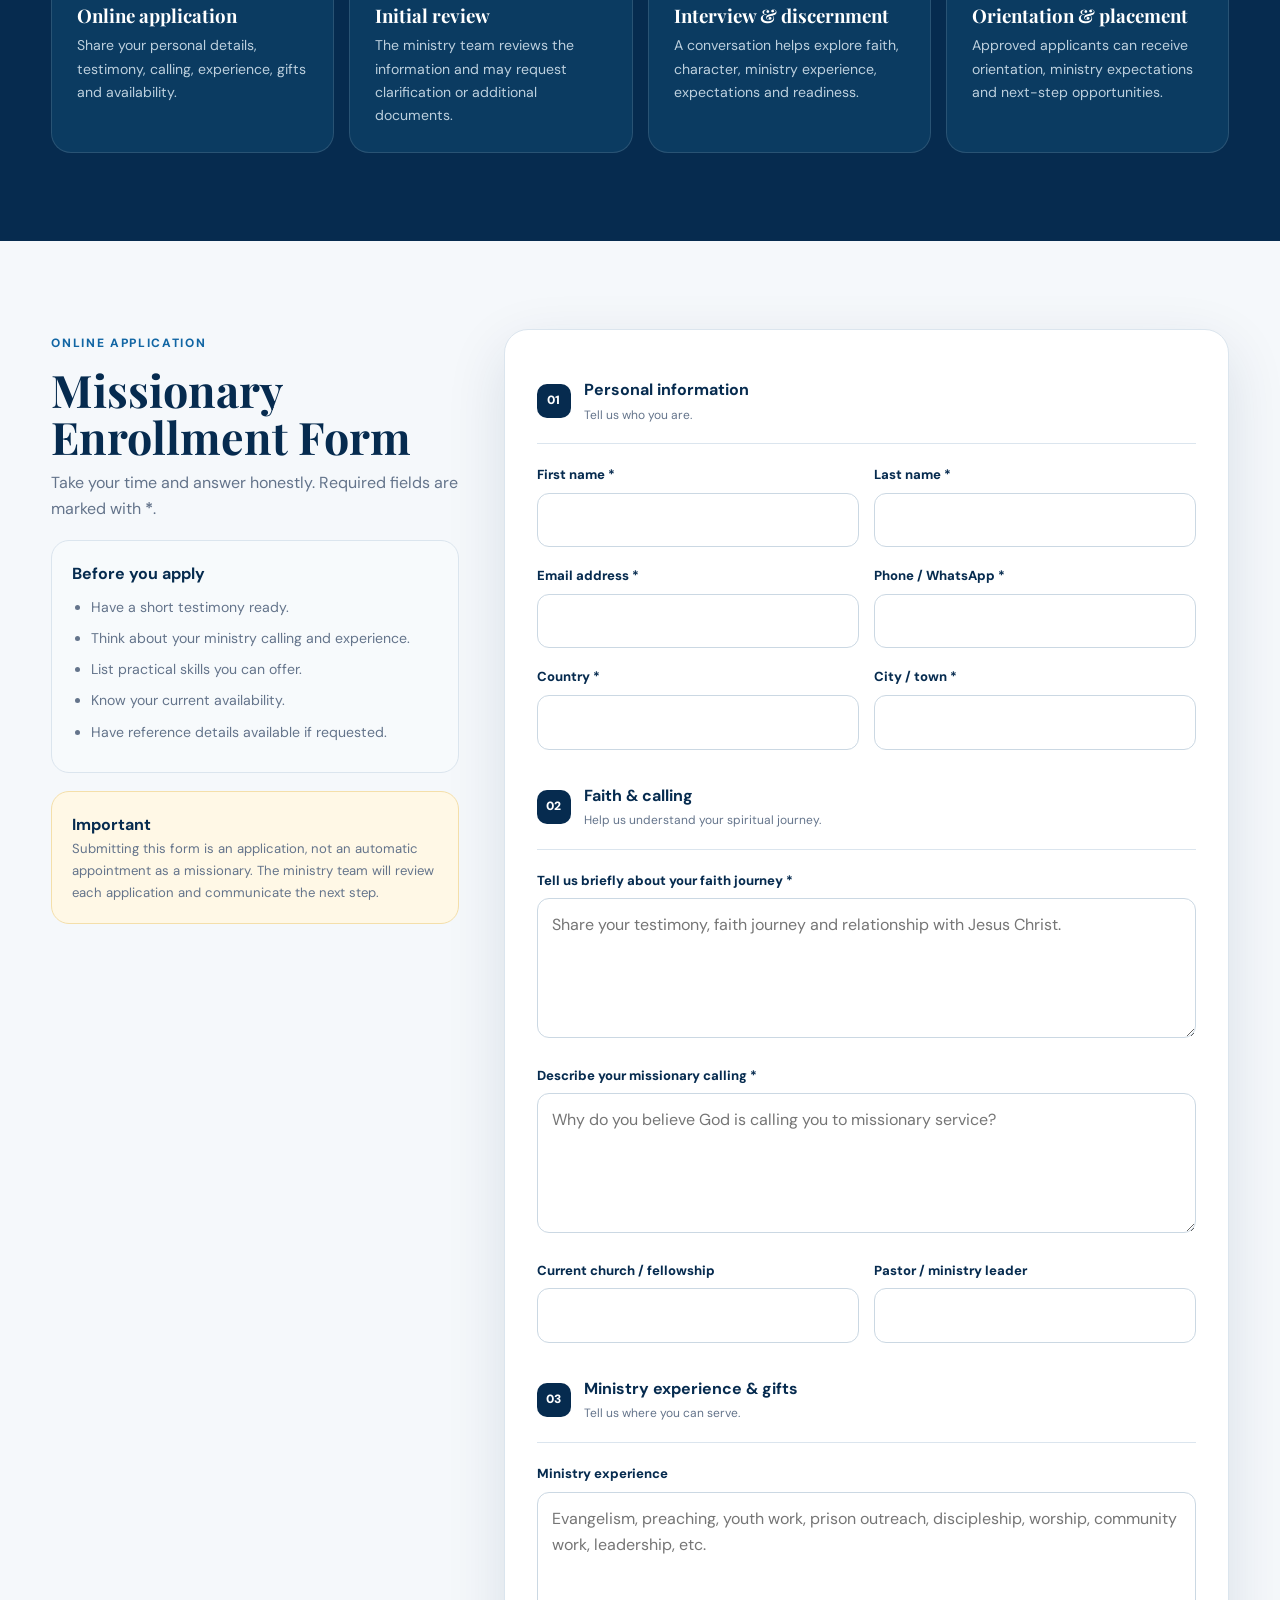
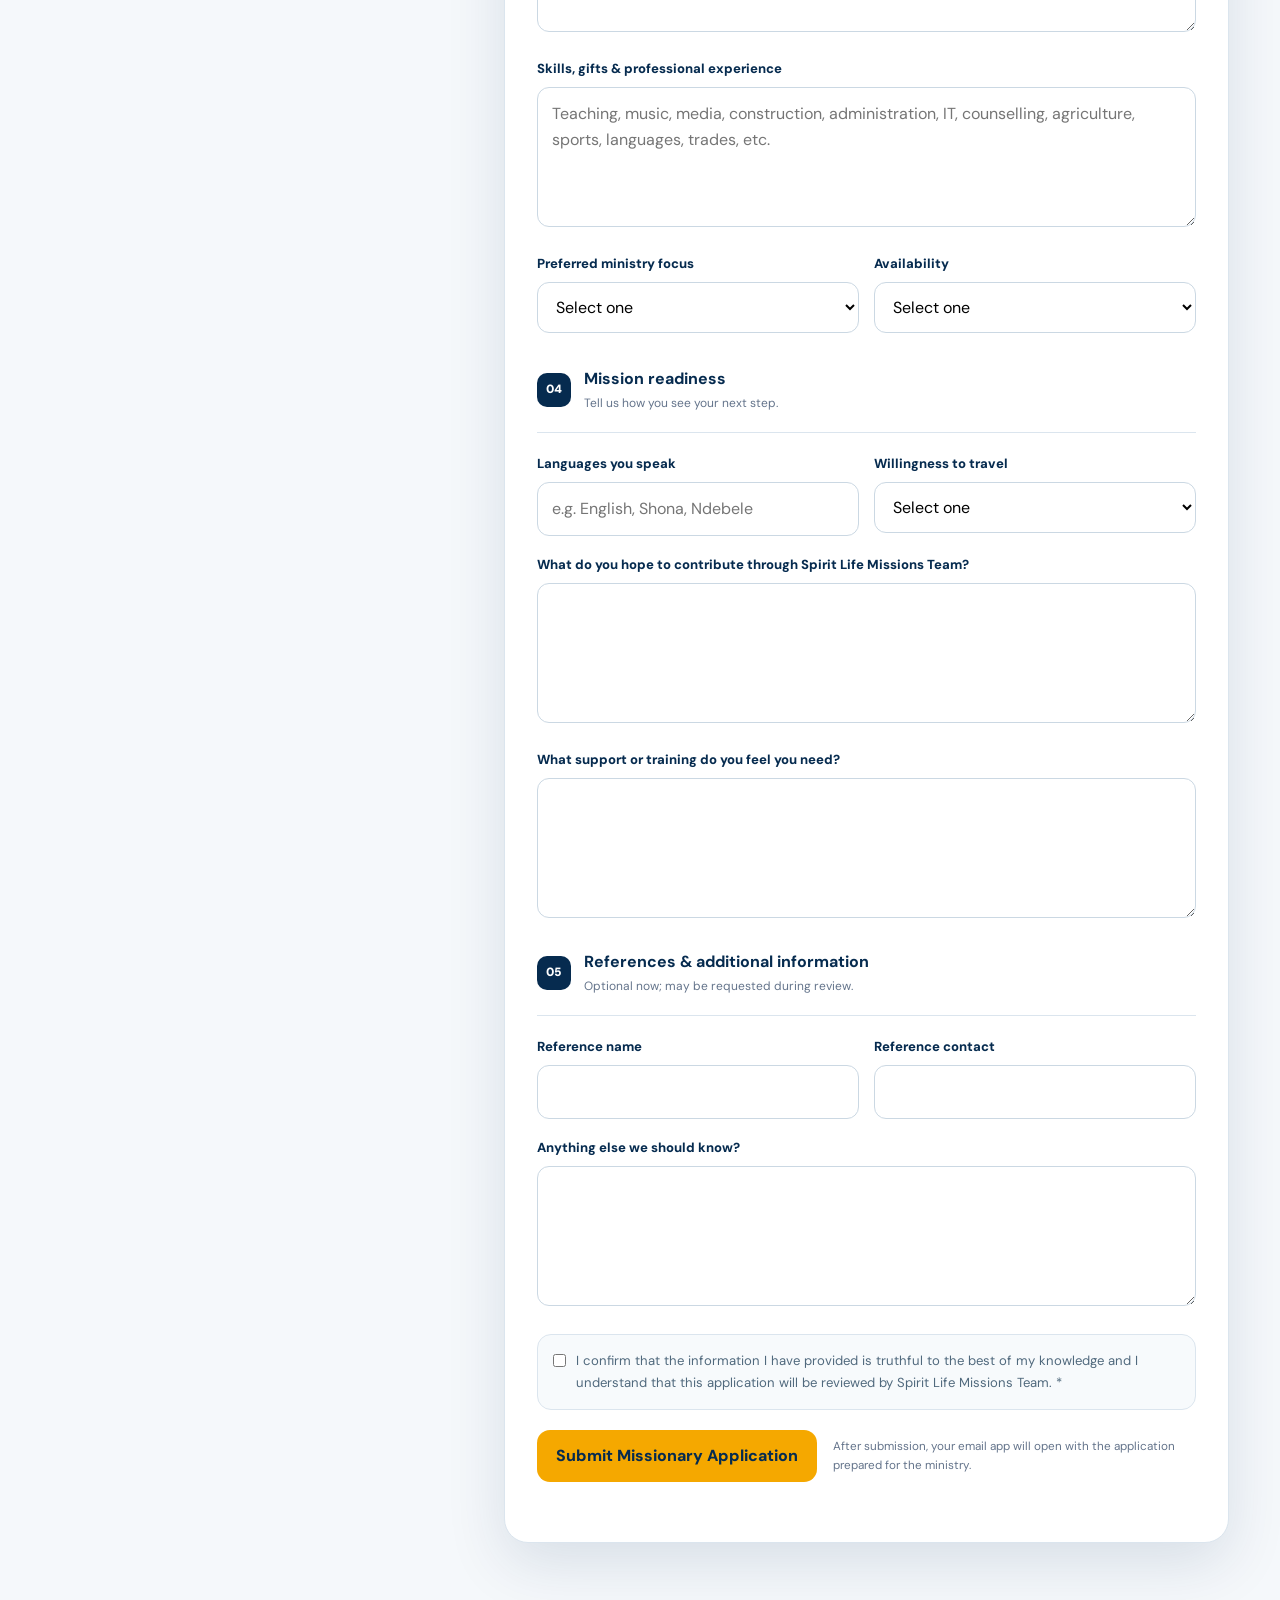
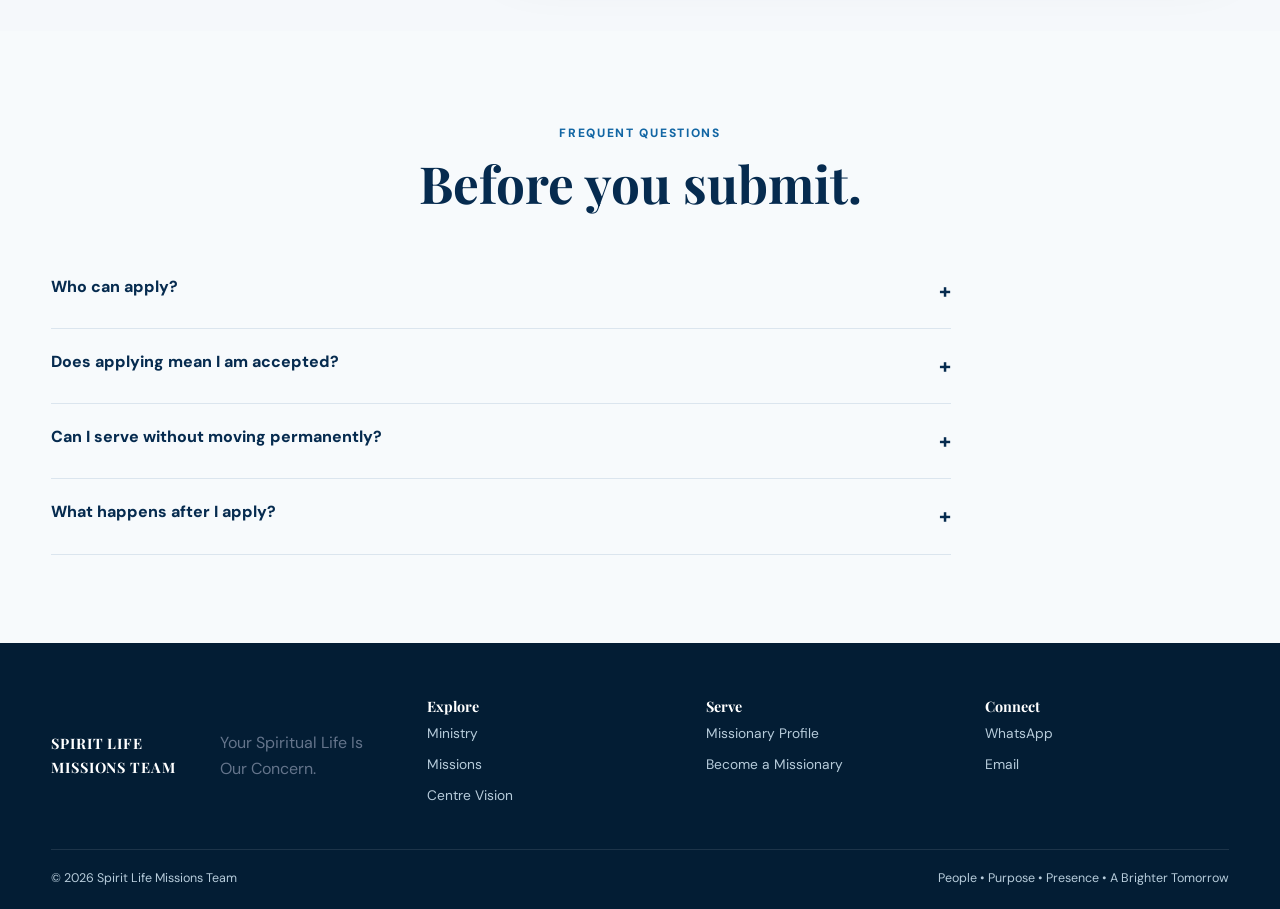
<file: missionary-application.html>
<!doctype html>
<html lang="en">
<head>
<meta charset="utf-8"><meta name="viewport" content="width=device-width,initial-scale=1">
<title>Become a Missionary | Spirit Life Missions Team</title>
<link rel="icon" href="missionary-portrait.jpg"><link rel="stylesheet" href="style.css">
</head>
<body>
<header class="site-header"><div class="container nav-wrap">
<a class="brand" href="index.html"><img src="1000037094.jpg" alt="Spirit Life Missions Team"><span><strong>SPIRIT LIFE</strong><small>MISSIONS TEAM</small></span></a>
<button class="menu-btn" aria-label="Menu" aria-expanded="false">☰</button>
<nav class="nav"><a href="index.html">Home</a><a href="missionary.html">Missionary</a><a href="ministry.html">Ministry</a><a href="missions.html">Missions</a><a href="centre.html">Centre Vision</a><a href="media.html">Media</a><a href="give.html">Give</a><a href="contact.html">Contact</a><a class="nav-cta active" href="missionary-application.html">Become a Missionary</a></nav>
</div></header>

<main>
<section class="application-hero">
  <div class="application-hero-bg"></div><div class="application-hero-overlay"></div>
  <div class="container application-hero-inner">
    <div class="reveal"><span class="eyebrow">MISSIONARY ENROLLMENT • SPIRIT LIFE MISSIONS TEAM</span>
      <h1>Answer the call.<br><span>Serve. Go. Make disciples.</span></h1>
      <p>Begin your journey toward serving with Spirit Life Missions Team. Tell us about your faith, calling, experience, gifts and availability so the ministry team can review your application.</p>
      <div class="actions"><a class="btn btn-gold" href="#application">Start Application</a><a class="btn btn-light" href="missionary.html">Meet the Missionary</a></div>
    </div>
    <div class="application-hero-card reveal"><div class="application-step"><strong>01</strong><span>Apply online</span></div><div class="application-step"><strong>02</strong><span>Ministry review</span></div><div class="application-step"><strong>03</strong><span>Conversation</span></div><div class="application-step"><strong>04</strong><span>Orientation & next steps</span></div></div>
  </div>
</section>

<section class="section application-intro">
<div class="container application-intro-grid">
  <div class="reveal"><span class="eyebrow dark">A CALL TO SERVE</span><h2>Missionary service is more than a title.</h2><p class="lead">We are looking for people who desire to follow Christ, serve others, grow in character and participate in the mission of taking the Gospel to people, communities and nations.</p><p>The application helps us understand where you are in your journey and where your gifts may fit. Completing the form does not automatically make someone a missionary; it begins a conversation and review process with the ministry.</p></div>
  <div class="application-values reveal"><div><b>✝</b><strong>Christ centred</strong><span>Faith, Scripture, prayer and discipleship.</span></div><div><b>◎</b><strong>People focused</strong><span>Compassion, service and community transformation.</span></div><div><b>↗</b><strong>Mission minded</strong><span>Willingness to learn, serve and go where needed.</span></div><div><b>◆</b><strong>Character driven</strong><span>Integrity, humility, responsibility and teachability.</span></div></div>
</div></section>

<section class="section application-process dark-section"><div class="container"><div class="section-heading reveal"><span class="eyebrow">HOW ENROLLMENT WORKS</span><h2>From application to mission.</h2><p class="muted">A clear process helps protect both the applicant and the ministry while making expectations understandable.</p></div><div class="process-grid"><article class="process-card reveal"><span>01</span><h3>Online application</h3><p>Share your personal details, testimony, calling, experience, gifts and availability.</p></article><article class="process-card reveal"><span>02</span><h3>Initial review</h3><p>The ministry team reviews the information and may request clarification or additional documents.</p></article><article class="process-card reveal"><span>03</span><h3>Interview & discernment</h3><p>A conversation helps explore faith, character, ministry experience, expectations and readiness.</p></article><article class="process-card reveal"><span>04</span><h3>Orientation & placement</h3><p>Approved applicants can receive orientation, ministry expectations and next-step opportunities.</p></article></div></div></section>

<section class="section" id="application"><div class="container application-layout">
  <div class="application-sidebar reveal"><span class="eyebrow dark">ONLINE APPLICATION</span><h2>Missionary Enrollment Form</h2><p>Take your time and answer honestly. Required fields are marked with <b>*</b>.</p><div class="application-side-box"><strong>Before you apply</strong><ul><li>Have a short testimony ready.</li><li>Think about your ministry calling and experience.</li><li>List practical skills you can offer.</li><li>Know your current availability.</li><li>Have reference details available if requested.</li></ul></div><div class="application-side-box gold"><strong>Important</strong><p>Submitting this form is an application, not an automatic appointment as a missionary. The ministry team will review each application and communicate the next step.</p></div></div>
  <div class="form-card application-form-card reveal">
    <form id="missionaryApplicationForm" novalidate>
      <div class="form-section-title"><span>01</span><div><strong>Personal information</strong><small>Tell us who you are.</small></div></div>
      <div class="form-grid two"><div class="field"><label for="firstName">First name *</label><input id="firstName" name="firstName" required autocomplete="given-name"></div><div class="field"><label for="lastName">Last name *</label><input id="lastName" name="lastName" required autocomplete="family-name"></div></div>
      <div class="form-grid two"><div class="field"><label for="email">Email address *</label><input type="email" id="email" name="email" required autocomplete="email"></div><div class="field"><label for="phone">Phone / WhatsApp *</label><input id="phone" name="phone" required autocomplete="tel"></div></div>
      <div class="form-grid two"><div class="field"><label for="country">Country *</label><input id="country" name="country" required autocomplete="country-name"></div><div class="field"><label for="city">City / town *</label><input id="city" name="city" required autocomplete="address-level2"></div></div>

      <div class="form-section-title"><span>02</span><div><strong>Faith & calling</strong><small>Help us understand your spiritual journey.</small></div></div>
      <div class="field"><label for="faithJourney">Tell us briefly about your faith journey *</label><textarea id="faithJourney" name="faithJourney" required placeholder="Share your testimony, faith journey and relationship with Jesus Christ."></textarea></div>
      <div class="field"><label for="calling">Describe your missionary calling *</label><textarea id="calling" name="calling" required placeholder="Why do you believe God is calling you to missionary service?"></textarea></div>
      <div class="form-grid two"><div class="field"><label for="church">Current church / fellowship</label><input id="church" name="church"></div><div class="field"><label for="pastor">Pastor / ministry leader</label><input id="pastor" name="pastor"></div></div>

      <div class="form-section-title"><span>03</span><div><strong>Ministry experience & gifts</strong><small>Tell us where you can serve.</small></div></div>
      <div class="field"><label for="experience">Ministry experience</label><textarea id="experience" name="experience" placeholder="Evangelism, preaching, youth work, prison outreach, discipleship, worship, community work, leadership, etc."></textarea></div>
      <div class="field"><label for="gifts">Skills, gifts & professional experience</label><textarea id="gifts" name="gifts" placeholder="Teaching, music, media, construction, administration, IT, counselling, agriculture, sports, languages, trades, etc."></textarea></div>
      <div class="form-grid two"><div class="field"><label for="focus">Preferred ministry focus</label><select id="focus" name="focus"><option value="">Select one</option><option>Evangelism & outreach</option><option>Discipleship & teaching</option><option>Youth & children</option><option>Prison outreach</option><option>Mind Education</option><option>Community development</option><option>Worship & music</option><option>Media & communications</option><option>Administration & support</option><option>Other</option></select></div><div class="field"><label for="availability">Availability</label><select id="availability" name="availability"><option value="">Select one</option><option>Part-time / weekends</option><option>Short-term missions</option><option>Seasonal / project based</option><option>Long-term service</option><option>Open to discussion</option></select></div></div>

      <div class="form-section-title"><span>04</span><div><strong>Mission readiness</strong><small>Tell us how you see your next step.</small></div></div>
      <div class="form-grid two"><div class="field"><label for="languages">Languages you speak</label><input id="languages" name="languages" placeholder="e.g. English, Shona, Ndebele"></div><div class="field"><label for="travel">Willingness to travel</label><select id="travel" name="travel"><option value="">Select one</option><option>Within my community</option><option>Within Zimbabwe</option><option>Across Africa</option><option>International</option><option>Open to discussion</option></select></div></div>
      <div class="field"><label for="goals">What do you hope to contribute through Spirit Life Missions Team?</label><textarea id="goals" name="goals"></textarea></div>
      <div class="field"><label for="support">What support or training do you feel you need?</label><textarea id="support" name="support"></textarea></div>

      <div class="form-section-title"><span>05</span><div><strong>References & additional information</strong><small>Optional now; may be requested during review.</small></div></div>
      <div class="form-grid two"><div class="field"><label for="refName">Reference name</label><input id="refName" name="refName"></div><div class="field"><label for="refContact">Reference contact</label><input id="refContact" name="refContact"></div></div>
      <div class="field"><label for="additional">Anything else we should know?</label><textarea id="additional" name="additional"></textarea></div>

      <div class="application-consent"><label><input type="checkbox" id="consent" name="consent" required> <span>I confirm that the information I have provided is truthful to the best of my knowledge and I understand that this application will be reviewed by Spirit Life Missions Team. *</span></label></div>
      <div class="application-submit-row"><button class="btn btn-gold" type="submit">Submit Missionary Application</button><span>After submission, your email app will open with the application prepared for the ministry.</span></div>
      <div class="form-error" id="applicationError" role="alert" aria-live="polite"></div>
    </form>
    <div class="application-success" id="applicationSuccess" hidden><div class="success-icon">✓</div><span class="eyebrow dark">APPLICATION PREPARED</span><h2>Thank you for answering the call.</h2><p>Your missionary application has been prepared for submission. Your email application should open with the completed details.</p><div class="application-reference" id="applicationReference"></div><a class="btn btn-gold" href="missionary.html">Return to Missionary Profile</a></div>
  </div>
</div></section>

<section class="section application-faq"><div class="container"><div class="section-heading reveal"><span class="eyebrow dark">FREQUENT QUESTIONS</span><h2>Before you submit.</h2></div><div class="accordion"><div class="accordion-item"><button class="accordion-trigger" aria-expanded="false">Who can apply? <span class="plus">+</span></button><div class="accordion-content"><p>Anyone who believes they are called to serve Christ through missionary ministry can begin an application. The ministry team will assess each application according to its own ministry requirements and available opportunities.</p></div></div><div class="accordion-item"><button class="accordion-trigger" aria-expanded="false">Does applying mean I am accepted? <span class="plus">+</span></button><div class="accordion-content"><p>No. The form starts the conversation. Applicants may be contacted for additional information, an interview, references or orientation before any ministry appointment is made.</p></div></div><div class="accordion-item"><button class="accordion-trigger" aria-expanded="false">Can I serve without moving permanently? <span class="plus">+</span></button><div class="accordion-content"><p>There can be different ways to participate, including short-term missions, project-based service, local outreach and other opportunities. Availability will depend on ministry needs and suitability.</p></div></div><div class="accordion-item"><button class="accordion-trigger" aria-expanded="false">What happens after I apply? <span class="plus">+</span></button><div class="accordion-content"><p>The ministry team can review the application and contact you about the next step. Keep your email and phone details available for follow-up.</p></div></div></div></div></section>
</main>

<footer class="footer"><div class="container footer-grid"><div class="footer-brand"><strong>SPIRIT LIFE MISSIONS TEAM</strong><p>Your Spiritual Life Is Our Concern.</p></div><div><h3>Explore</h3><a href="ministry.html">Ministry</a><a href="missions.html">Missions</a><a href="centre.html">Centre Vision</a></div><div><h3>Serve</h3><a href="missionary.html">Missionary Profile</a><a href="missionary-application.html">Become a Missionary</a></div><div><h3>Connect</h3><a href="https://wa.me/263772504029">WhatsApp</a><a href="mailto:enock.dzonzi@gmail.com">Email</a></div></div><div class="container footer-bottom"><span>© <span data-year></span> Spirit Life Missions Team</span><span>People • Purpose • Presence • A Brighter Tomorrow</span></div></footer>
<script src="site.js"></script>
</body></html>
</file>
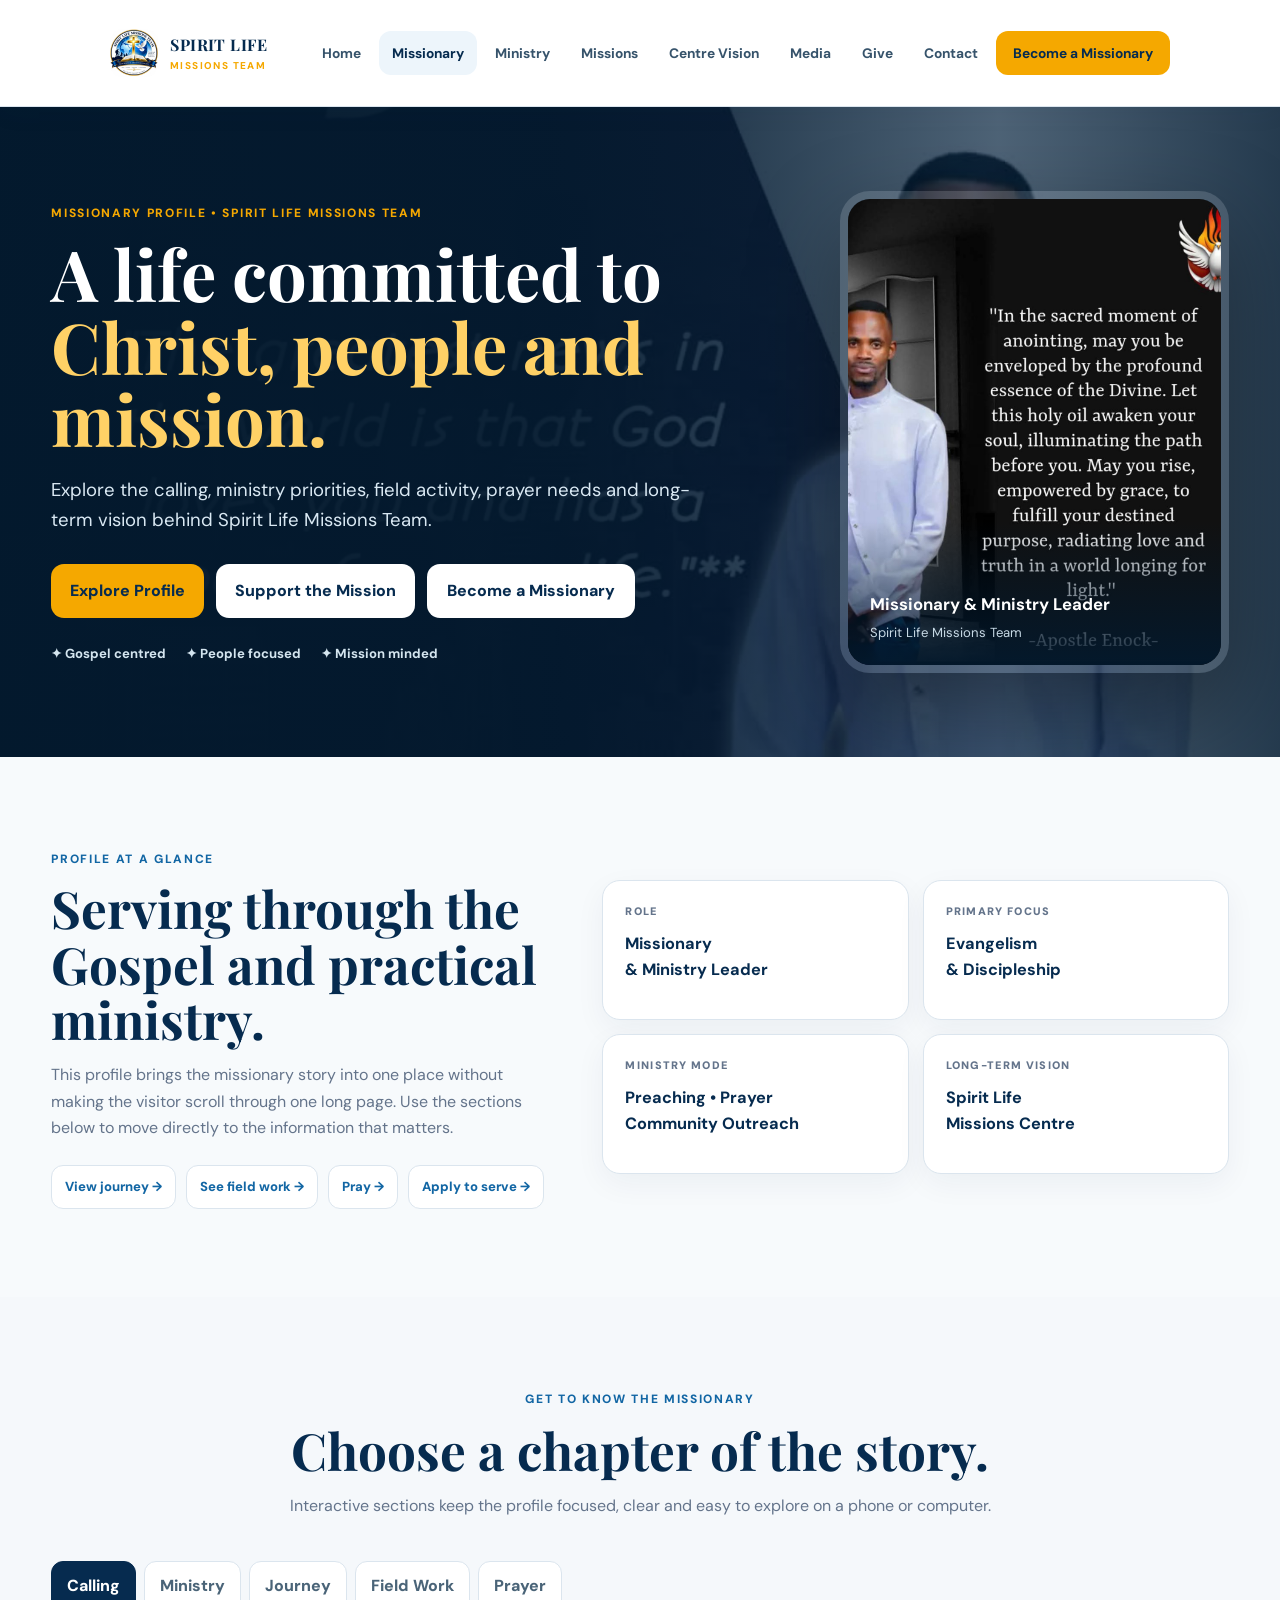
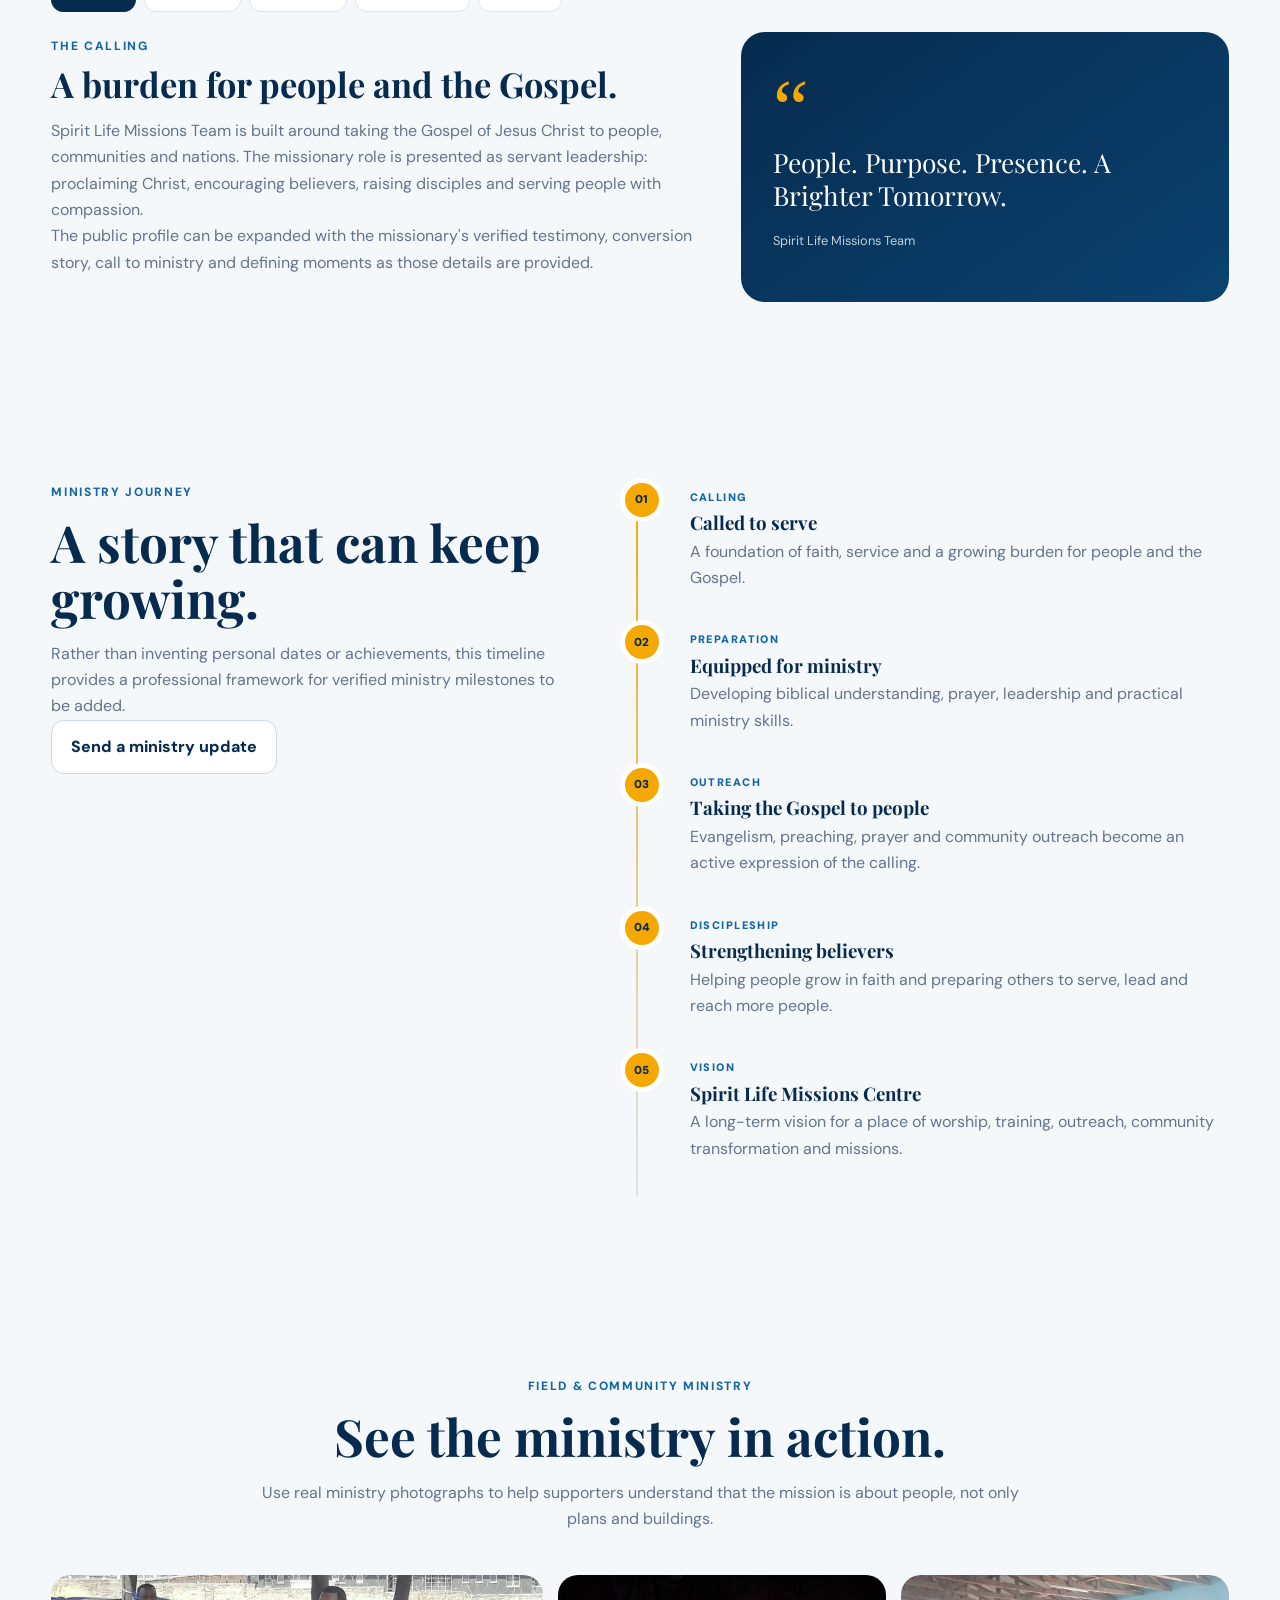
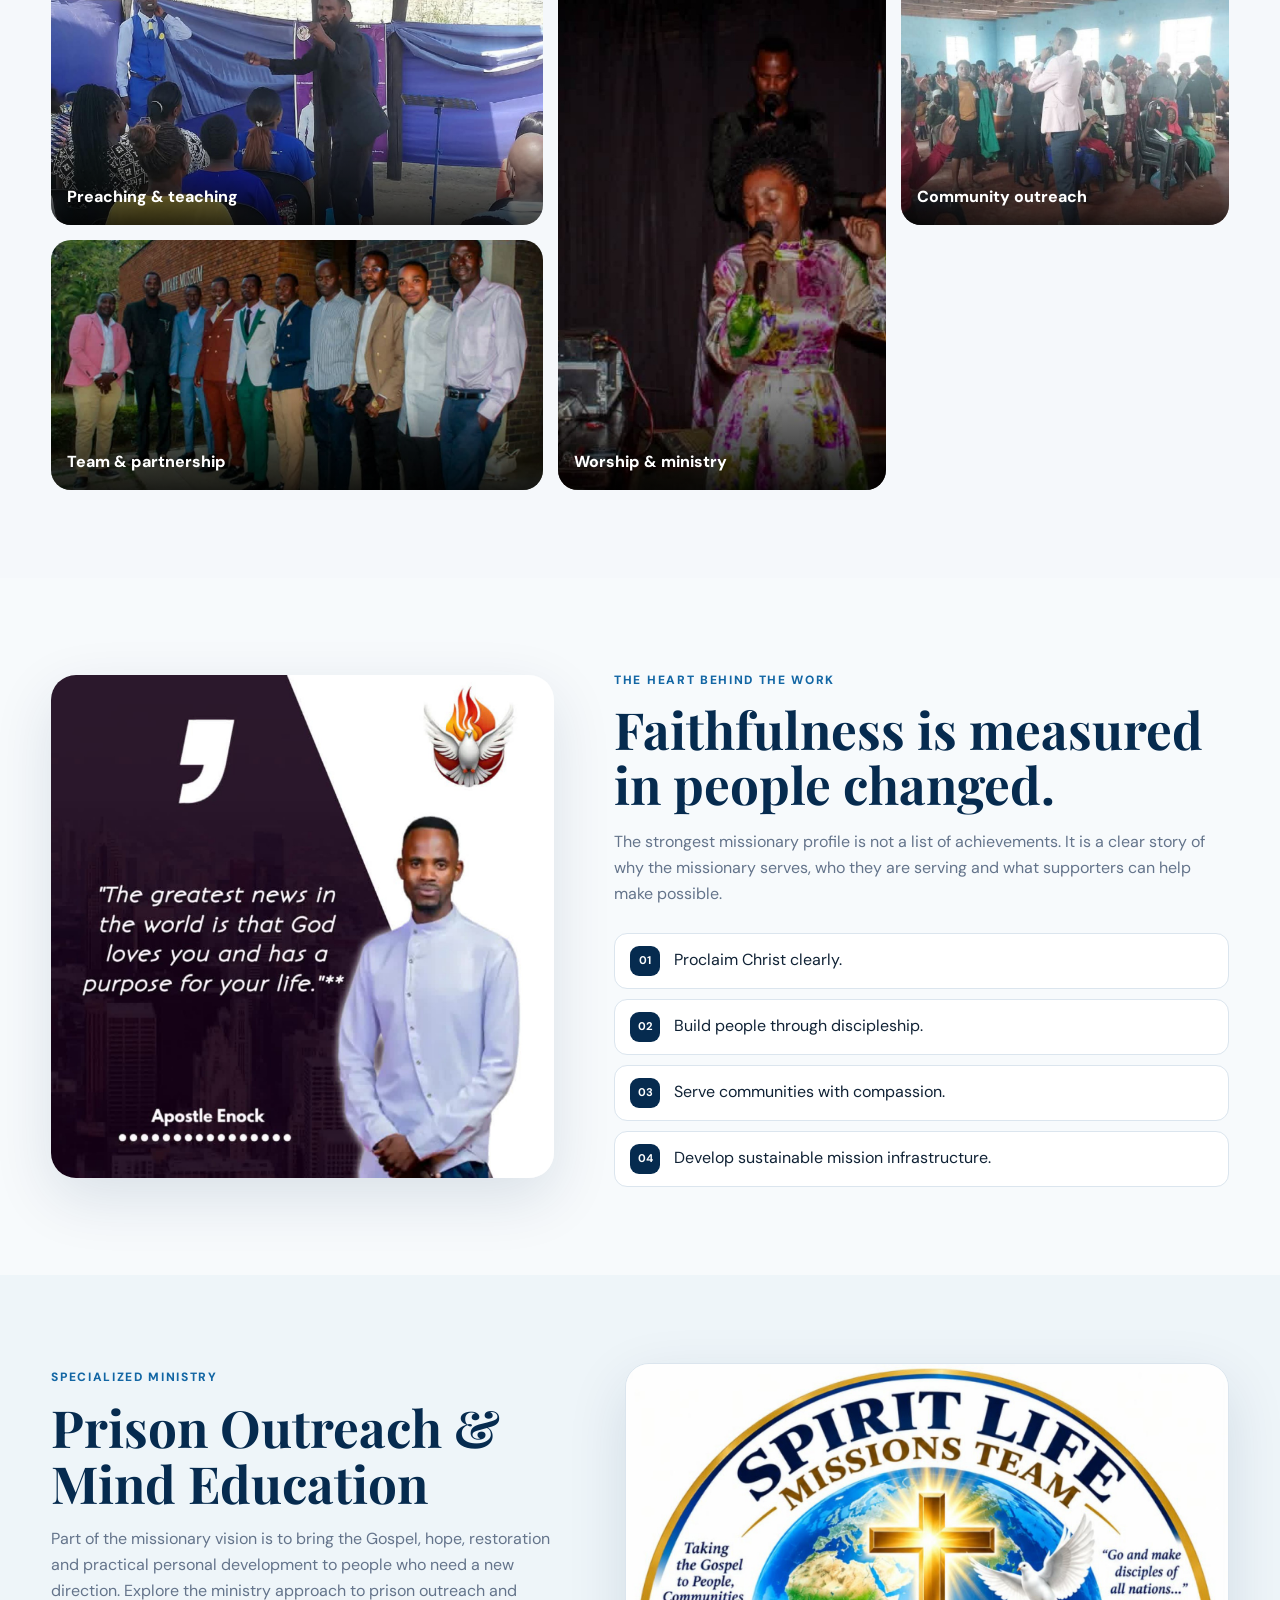
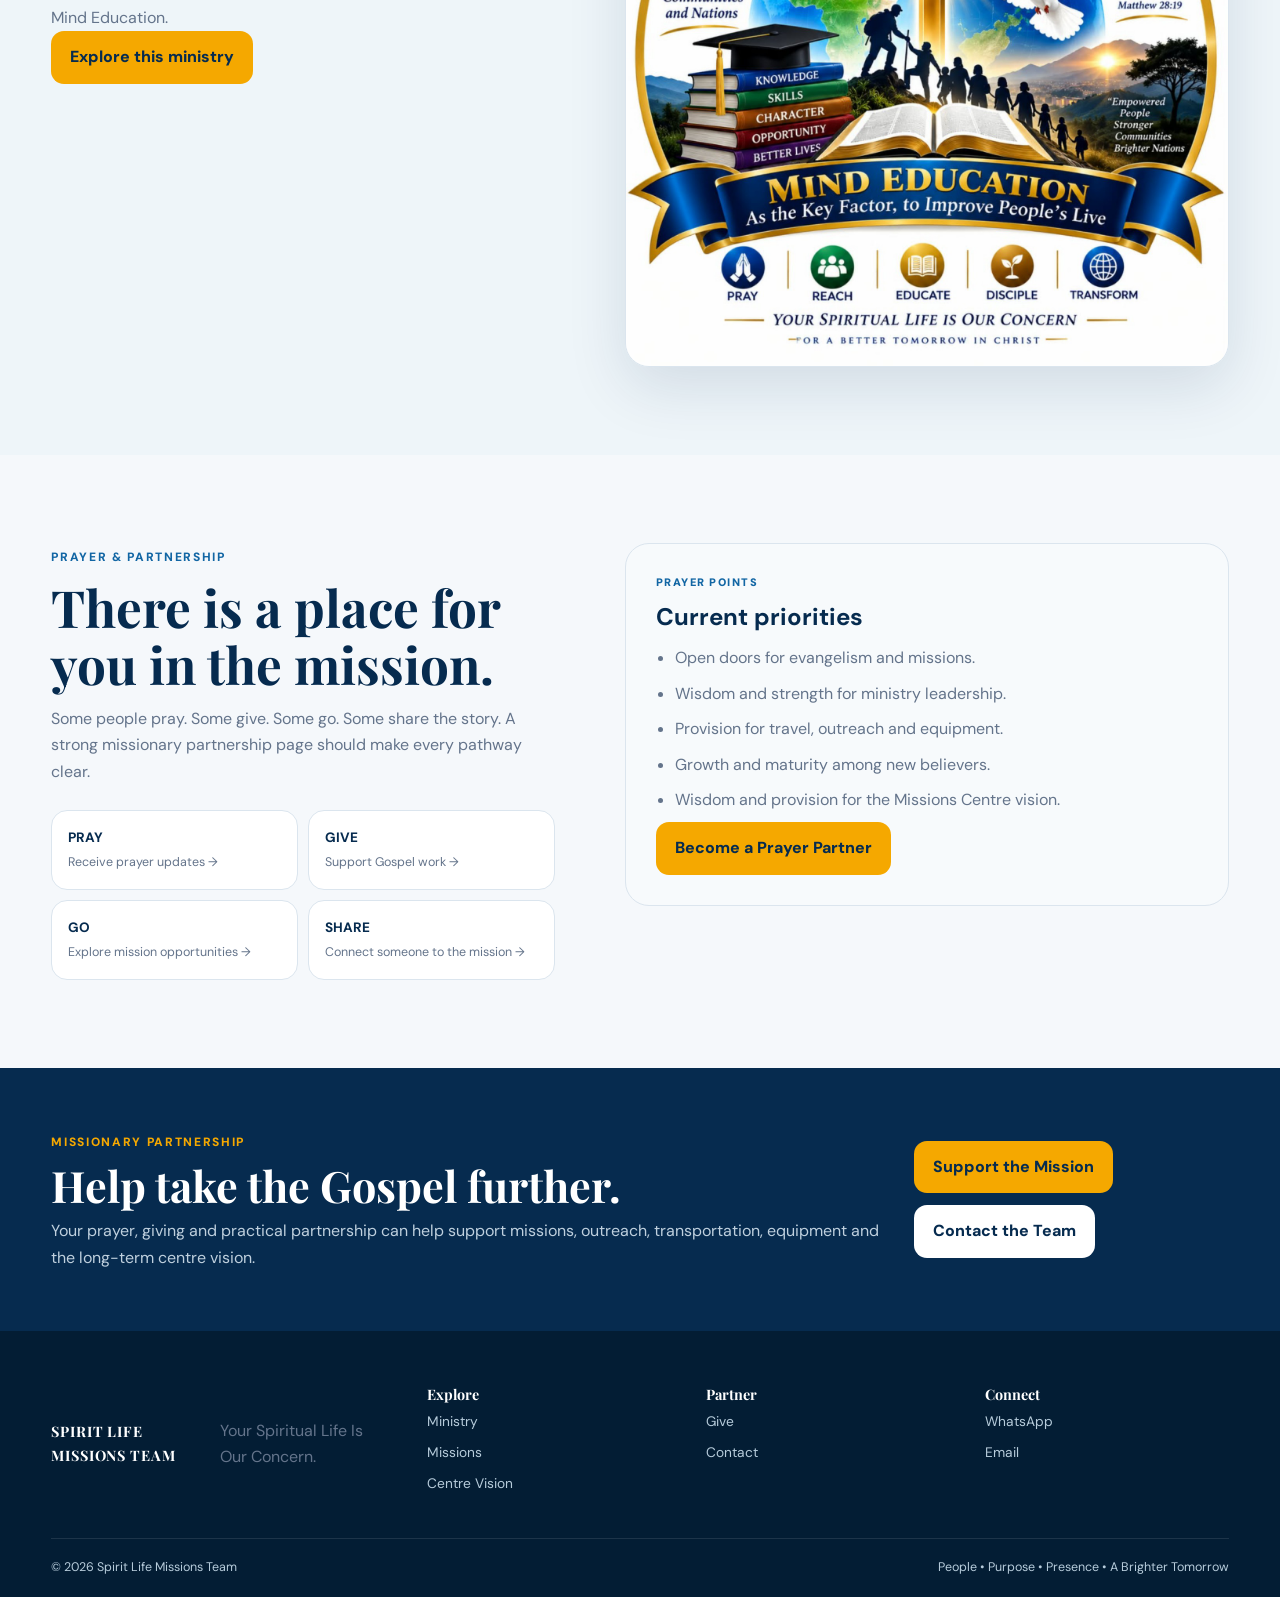
<file: missionary.html>
<!doctype html>
<html lang="en">
<head>
<meta charset="utf-8"><meta name="viewport" content="width=device-width,initial-scale=1">
<title>Missionary Profile | Spirit Life Missions Team</title>
<link rel="icon" href="missionary-portrait.jpg"><link rel="stylesheet" href="style.css">
</head>
<body>
<header class="site-header"><div class="container nav-wrap">
<a class="brand" href="index.html"><img src="1000037094.jpg" alt="Spirit Life Missions Team"><span><strong>SPIRIT LIFE</strong><small>MISSIONS TEAM</small></span></a>
<button class="menu-btn" aria-label="Menu" aria-expanded="false">☰</button>
<nav class="nav"><a href="index.html">Home</a><a class="active" href="missionary.html">Missionary</a><a href="ministry.html">Ministry</a><a href="missions.html">Missions</a><a href="centre.html">Centre Vision</a><a href="media.html">Media</a><a href="give.html">Give</a><a href="contact.html">Contact</a><a class="nav-cta" href="missionary-application.html">Become a Missionary</a></nav>
</div></header>

<main>
<section class="missionary-hero">
  <div class="missionary-hero-bg"></div><div class="missionary-hero-overlay"></div>
  <div class="container missionary-hero-grid">
    <div class="missionary-hero-copy reveal">
      <span class="eyebrow">MISSIONARY PROFILE • SPIRIT LIFE MISSIONS TEAM</span>
      <h1>A life committed to <span>Christ, people and mission.</span></h1>
      <p>Explore the calling, ministry priorities, field activity, prayer needs and long-term vision behind Spirit Life Missions Team.</p>
      <div class="actions"><a class="btn btn-gold" href="#profile">Explore Profile</a><a class="btn btn-light" href="give.html">Support the Mission</a><a class="btn btn-apply" href="missionary-application.html">Become a Missionary</a></div>
      <div class="hero-trust"><span>✦ Gospel centred</span><span>✦ People focused</span><span>✦ Mission minded</span></div>
    </div>
    <div class="missionary-portrait-card reveal">
      <img src="missionary-portrait.jpg" alt="Missionary portrait">
      <div class="portrait-caption"><strong>Missionary & Ministry Leader</strong><span>Spirit Life Missions Team</span></div>
    </div>
  </div>
</section>

<section class="section profile-overview" id="profile">
<div class="container">
  <div class="profile-overview-grid">
    <div class="profile-intro reveal"><span class="eyebrow dark">PROFILE AT A GLANCE</span><h2>Serving through the Gospel and practical ministry.</h2><p class="lead">This profile brings the missionary story into one place without making the visitor scroll through one long page. Use the sections below to move directly to the information that matters.</p>
      <div class="quick-actions"><a href="#journey">View journey →</a><a href="#field">See field work →</a><a href="#prayer">Pray →</a><a href="missionary-application.html">Apply to serve →</a></div>
    </div>
    <div class="profile-stats reveal">
      <div class="profile-stat"><span>ROLE</span><strong>Missionary<br>& Ministry Leader</strong></div>
      <div class="profile-stat"><span>PRIMARY FOCUS</span><strong>Evangelism<br>& Discipleship</strong></div>
      <div class="profile-stat"><span>MINISTRY MODE</span><strong>Preaching • Prayer<br>Community Outreach</strong></div>
      <div class="profile-stat"><span>LONG-TERM VISION</span><strong>Spirit Life<br>Missions Centre</strong></div>
    </div>
  </div>
</div></section>

<section class="section tab-section">
<div class="container">
  <div class="section-heading reveal"><span class="eyebrow dark">GET TO KNOW THE MISSIONARY</span><h2>Choose a chapter of the story.</h2><p>Interactive sections keep the profile focused, clear and easy to explore on a phone or computer.</p></div>
  <div class="tabs missionary-tabs" data-tabs>
    <div class="tab-buttons" role="tablist" aria-label="Missionary profile sections">
      <button class="active" data-tab="calling" role="tab">Calling</button><button data-tab="ministry" role="tab">Ministry</button><button data-tab="journey" role="tab">Journey</button><button data-tab="field" role="tab">Field Work</button><button data-tab="prayer" role="tab">Prayer</button>
    </div>
    <div class="tab-panel active" data-panel="calling" role="tabpanel">
      <div class="missionary-panel-grid"><div><span class="eyebrow dark">THE CALLING</span><h3>A burden for people and the Gospel.</h3><p>Spirit Life Missions Team is built around taking the Gospel of Jesus Christ to people, communities and nations. The missionary role is presented as servant leadership: proclaiming Christ, encouraging believers, raising disciples and serving people with compassion.</p><p>The public profile can be expanded with the missionary's verified testimony, conversion story, call to ministry and defining moments as those details are provided.</p></div><div class="quote-card"><div class="quote-mark">“</div><blockquote>People. Purpose. Presence. A Brighter Tomorrow.</blockquote><span>Spirit Life Missions Team</span></div></div>
    </div>
    <div class="tab-panel" data-panel="ministry" role="tabpanel">
      <div class="feature-grid four"><article class="mini-feature"><b>01</b><h3>Evangelism</h3><p>Gospel preaching, campaigns and personal witness.</p></article><article class="mini-feature"><b>02</b><h3>Discipleship</h3><p>Helping believers grow in Scripture, prayer and service.</p></article><article class="mini-feature"><b>03</b><h3>Prayer</h3><p>Intercession for people, churches, communities and mission doors.</p></article><article class="mini-feature"><b>04</b><h3>Community</h3><p>Practical outreach that supports people and strengthens communities.</p></article></div>
    </div>
    <div class="tab-panel" data-panel="journey" role="tabpanel">
      <div class="journey-map"><div class="journey-step"><span>01</span><div><strong>Encounter & Calling</strong><p>Personal faith and the burden to serve Christ.</p></div></div><div class="journey-step"><span>02</span><div><strong>Preparation</strong><p>Growing in Scripture, prayer, ministry and leadership.</p></div></div><div class="journey-step"><span>03</span><div><strong>Field Ministry</strong><p>Preaching, outreach, discipleship and community engagement.</p></div></div><div class="journey-step"><span>04</span><div><strong>Multiplication</strong><p>Raising disciples and developing people who can serve others.</p></div></div><div class="journey-step"><span>05</span><div><strong>Mission Centre Vision</strong><p>Building a long-term base for worship, training, outreach and missions.</p></div></div></div>
    </div>
    <div class="tab-panel" data-panel="field" role="tabpanel">
      <div class="field-highlight"><div><span class="eyebrow dark">FIELD MINISTRY</span><h3>Ministry is more than a platform.</h3><p>The missionary's work includes speaking to people, encouraging believers, participating in outreach and helping translate spiritual vision into practical action.</p><a class="text-link" href="missions.html">Explore missions →</a></div><div class="field-metrics"><div><strong>Gospel</strong><span>Proclaim</span></div><div><strong>People</strong><span>Serve</span></div><div><strong>Disciples</strong><span>Equip</span></div></div></div>
    </div>
    <div class="tab-panel" data-panel="prayer" role="tabpanel">
      <div class="prayer-panel"><div><span class="eyebrow dark">PRAYER PARTNERS</span><h3>Pray with purpose.</h3><p>Pray for open doors, Gospel clarity, protection, wisdom, provision, faithful discipleship and transformed communities.</p></div><a class="btn btn-gold" href="contact.html">Join the Prayer Network</a></div>
    </div>
  </div>
</div></section>

<section class="section journey-section" id="journey">
<div class="container two-col"><div class="sticky-intro reveal"><span class="eyebrow dark">MINISTRY JOURNEY</span><h2>A story that can keep growing.</h2><p>Rather than inventing personal dates or achievements, this timeline provides a professional framework for verified ministry milestones to be added.</p><a class="btn btn-outline" href="contact.html">Send a ministry update</a></div>
<div class="timeline enhanced-timeline reveal"><div class="timeline-item"><span class="timeline-number">01</span><div><small>CALLING</small><h3>Called to serve</h3><p>A foundation of faith, service and a growing burden for people and the Gospel.</p></div></div><div class="timeline-item"><span class="timeline-number">02</span><div><small>PREPARATION</small><h3>Equipped for ministry</h3><p>Developing biblical understanding, prayer, leadership and practical ministry skills.</p></div></div><div class="timeline-item"><span class="timeline-number">03</span><div><small>OUTREACH</small><h3>Taking the Gospel to people</h3><p>Evangelism, preaching, prayer and community outreach become an active expression of the calling.</p></div></div><div class="timeline-item"><span class="timeline-number">04</span><div><small>DISCIPLESHIP</small><h3>Strengthening believers</h3><p>Helping people grow in faith and preparing others to serve, lead and reach more people.</p></div></div><div class="timeline-item"><span class="timeline-number">05</span><div><small>VISION</small><h3>Spirit Life Missions Centre</h3><p>A long-term vision for a place of worship, training, outreach, community transformation and missions.</p></div></div></div></div>
</section>

<section class="section field-section" id="field"><div class="container"><div class="section-heading reveal"><span class="eyebrow dark">FIELD & COMMUNITY MINISTRY</span><h2>See the ministry in action.</h2><p>Use real ministry photographs to help supporters understand that the mission is about people, not only plans and buildings.</p></div><div class="field-gallery"><figure class="field-photo reveal"><button data-lightbox="outreach-preaching.jpg" data-caption="Preaching and teaching in a community setting"><img src="outreach-preaching.jpg" alt="Preaching and teaching"></button><figcaption>Preaching & teaching</figcaption></figure><figure class="field-photo tall reveal"><button data-lightbox="outreach-worship.jpg" data-caption="Worship and ministry gathering"><img src="outreach-worship.jpg" alt="Worship and ministry gathering"></button><figcaption>Worship & ministry</figcaption></figure><figure class="field-photo reveal"><button data-lightbox="outreach-community.jpg" data-caption="Community outreach and engagement"><img src="outreach-community.jpg" alt="Community outreach"></button><figcaption>Community outreach</figcaption></figure><figure class="field-photo reveal"><button data-lightbox="ministry-team.jpg" data-caption="Ministry team and fellowship"><img src="ministry-team.jpg" alt="Ministry team"></button><figcaption>Team & partnership</figcaption></figure></div></div></section>

<section class="section story-section"><div class="container story-grid"><div class="story-image reveal"><img src="missionary-portrait-quote.jpg" alt="Missionary portrait and ministry quote"></div><div class="story-copy reveal"><span class="eyebrow dark">THE HEART BEHIND THE WORK</span><h2>Faithfulness is measured in people changed.</h2><p>The strongest missionary profile is not a list of achievements. It is a clear story of why the missionary serves, who they are serving and what supporters can help make possible.</p><div class="story-list"><div><b>01</b><span>Proclaim Christ clearly.</span></div><div><b>02</b><span>Build people through discipleship.</span></div><div><b>03</b><span>Serve communities with compassion.</span></div><div><b>04</b><span>Develop sustainable mission infrastructure.</span></div></div></div></div></section>

<section class="section mission-callout"><div class="container two-col"><div class="reveal"><span class="eyebrow dark">SPECIALIZED MINISTRY</span><h2>Prison Outreach & Mind Education</h2><p>Part of the missionary vision is to bring the Gospel, hope, restoration and practical personal development to people who need a new direction. Explore the ministry approach to prison outreach and Mind Education.</p><a class="btn btn-gold" href="missions.html#prison-outreach">Explore this ministry</a></div><div class="mission-callout-image reveal"><img src="mind-education.jpg" alt="Spirit Life Missions Team Mind Education"></div></div></section>

<section class="section" id="prayer"><div class="container two-col"><div class="reveal"><span class="eyebrow dark">PRAYER & PARTNERSHIP</span><h2>There is a place for you in the mission.</h2><p>Some people pray. Some give. Some go. Some share the story. A strong missionary partnership page should make every pathway clear.</p><div class="partner-paths"><a href="contact.html"><strong>PRAY</strong><span>Receive prayer updates →</span></a><a href="give.html"><strong>GIVE</strong><span>Support Gospel work →</span></a><a href="missions.html"><strong>GO</strong><span>Explore mission opportunities →</span></a><a href="contact.html"><strong>SHARE</strong><span>Connect someone to the mission →</span></a></div></div><div class="prayer-card reveal"><div class="prayer-card-top"><span>PRAYER POINTS</span><strong>Current priorities</strong></div><ul><li>Open doors for evangelism and missions.</li><li>Wisdom and strength for ministry leadership.</li><li>Provision for travel, outreach and equipment.</li><li>Growth and maturity among new believers.</li><li>Wisdom and provision for the Missions Centre vision.</li></ul><a class="btn btn-gold" href="contact.html">Become a Prayer Partner</a></div></div></section>

<section class="section dark-section support-banner"><div class="container support-banner-grid"><div><span class="eyebrow">MISSIONARY PARTNERSHIP</span><h2>Help take the Gospel further.</h2><p class="muted">Your prayer, giving and practical partnership can help support missions, outreach, transportation, equipment and the long-term centre vision.</p></div><div class="actions"><a class="btn btn-gold" href="give.html">Support the Mission</a><a class="btn btn-light" href="contact.html">Contact the Team</a></div></div></section>
</main>

<div class="lightbox" id="lightbox" aria-hidden="true"><div class="lightbox-panel"><button class="lightbox-close" aria-label="Close">×</button><img id="lightboxImg" alt=""><p id="lightboxCaption"></p></div></div>
<footer class="footer"><div class="container footer-grid"><div class="footer-brand"><strong>SPIRIT LIFE MISSIONS TEAM</strong><p>Your Spiritual Life Is Our Concern.</p></div><div><h3>Explore</h3><a href="ministry.html">Ministry</a><a href="missions.html">Missions</a><a href="centre.html">Centre Vision</a></div><div><h3>Partner</h3><a href="give.html">Give</a><a href="contact.html">Contact</a></div><div><h3>Connect</h3><a href="https://wa.me/263772504029">WhatsApp</a><a href="mailto:enock.dzonzi@gmail.com">Email</a></div></div><div class="container footer-bottom"><span>© <span data-year></span> Spirit Life Missions Team</span><span>People • Purpose • Presence • A Brighter Tomorrow</span></div></footer>
<script src="site.js"></script>
</body></html>
</file>
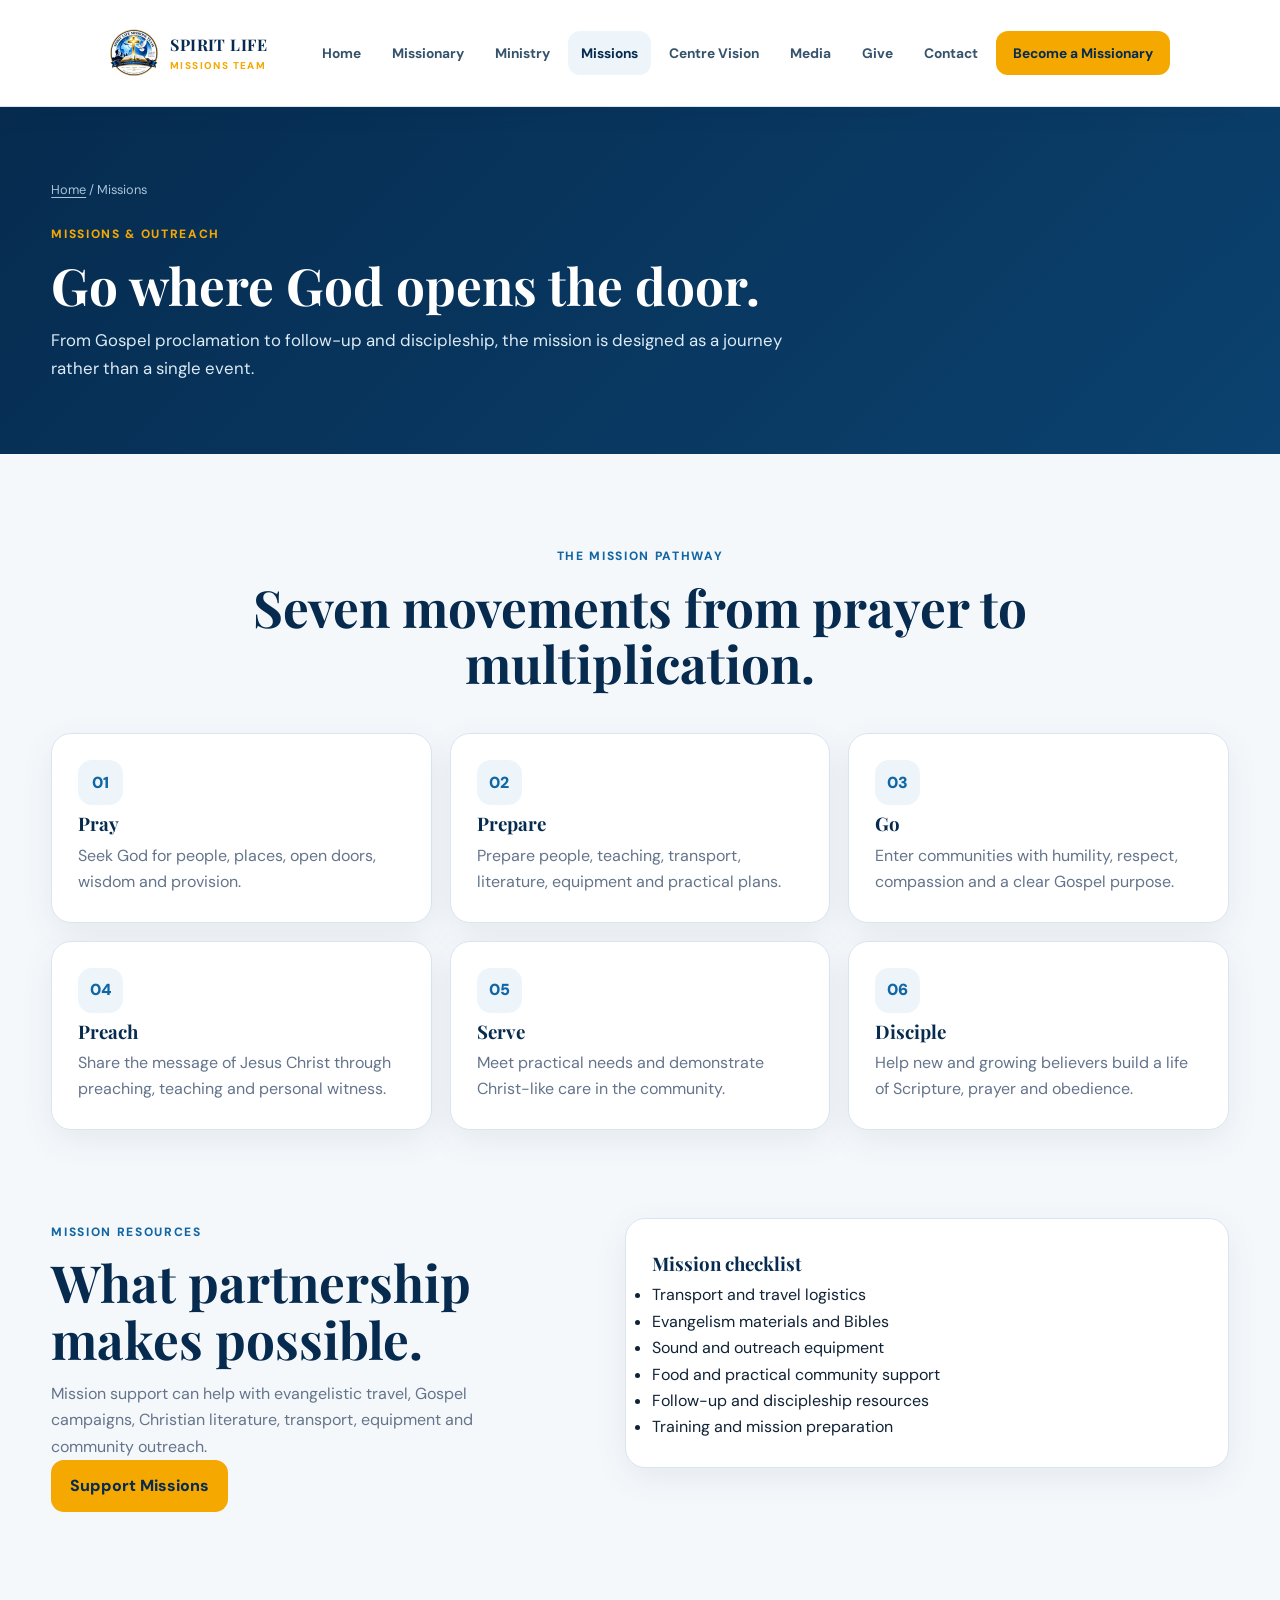
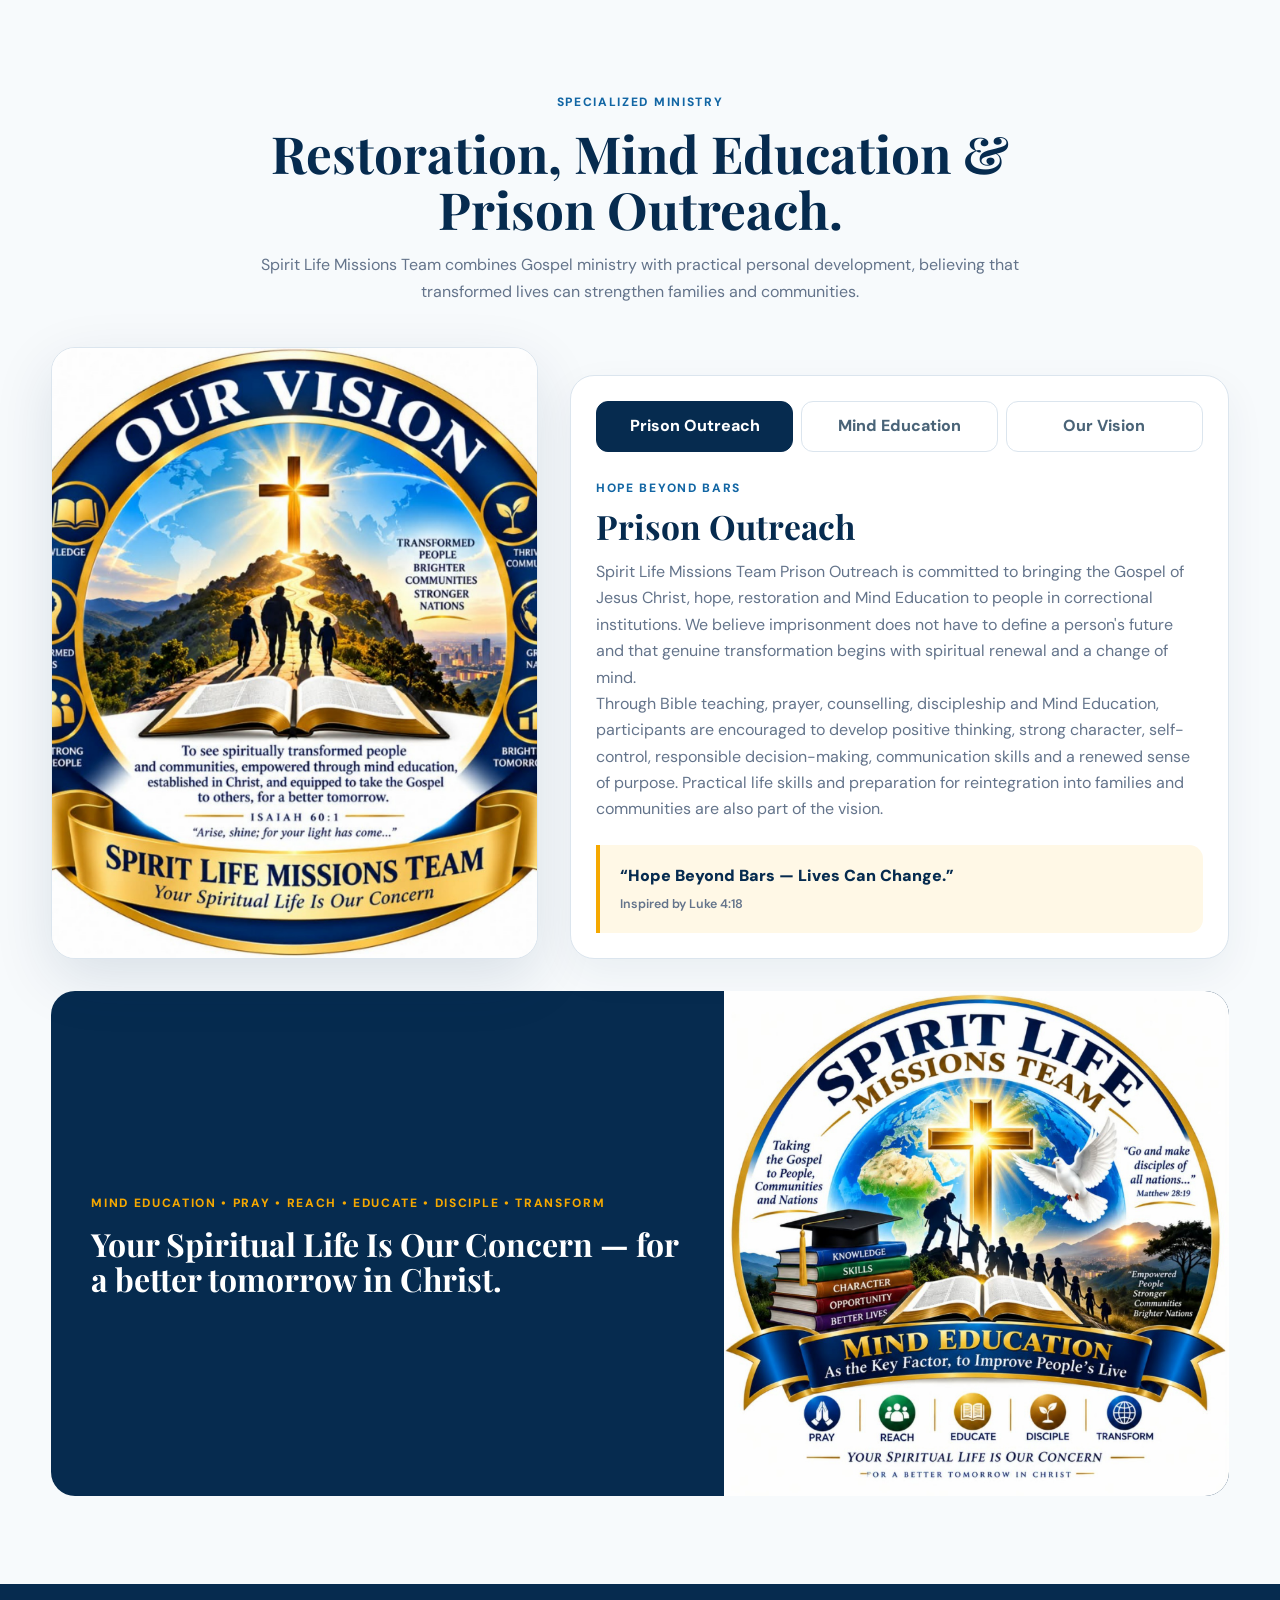
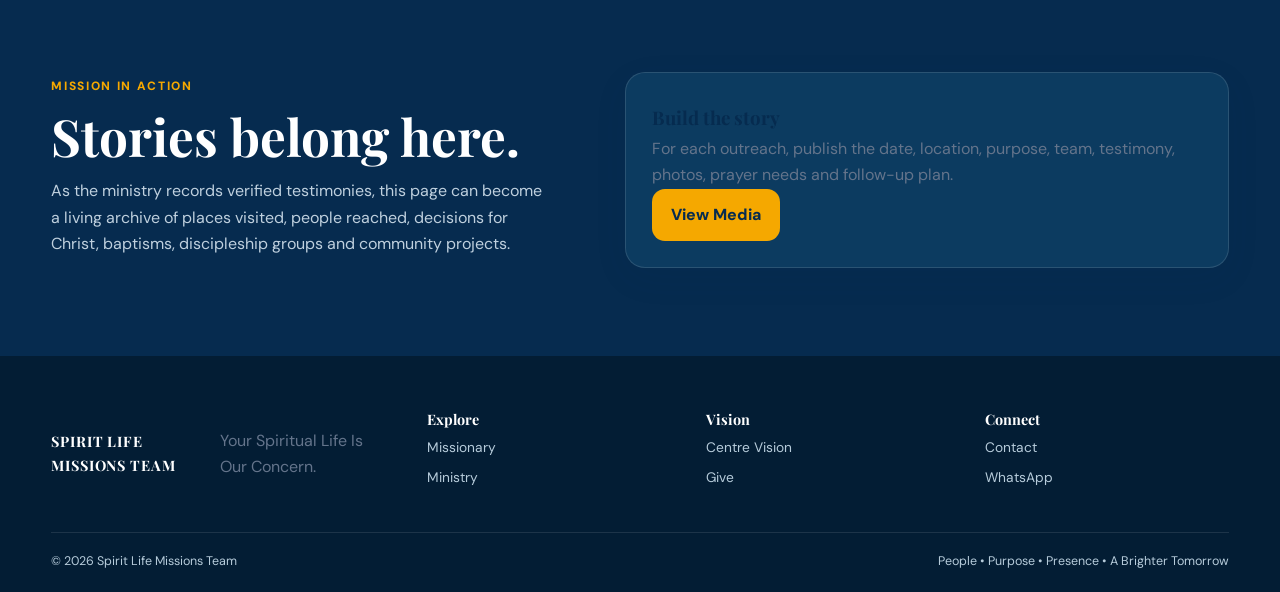
<file: missions.html>
<!doctype html><html lang="en"><head><meta charset="utf-8"><meta name="viewport" content="width=device-width,initial-scale=1"><title>Missions & Outreach | Spirit Life Missions Team</title><link rel="icon" href="logo.jpg"><link rel="stylesheet" href="style.css"></head><body>
<header class="site-header"><div class="container nav-wrap"><a class="brand" href="index.html"><img src="logo.jpg" alt="Spirit Life Missions Team"><span><strong>SPIRIT LIFE</strong><small>MISSIONS TEAM</small></span></a><button class="menu-btn" aria-label="Menu" aria-expanded="false">☰</button><nav class="nav"><a href="index.html">Home</a><a href="missionary.html">Missionary</a><a href="ministry.html">Ministry</a><a class="active" href="missions.html">Missions</a><a href="centre.html">Centre Vision</a><a href="media.html">Media</a><a href="give.html">Give</a><a href="contact.html">Contact</a><a class="nav-cta" href="missionary-application.html">Become a Missionary</a></nav></div></header>
<main><section class="page-hero"><div class="container"><div class="breadcrumbs"><a href="index.html">Home</a> / Missions</div><span class="eyebrow">MISSIONS & OUTREACH</span><h1>Go where God opens the door.</h1><p>From Gospel proclamation to follow-up and discipleship, the mission is designed as a journey rather than a single event.</p></div></section>
<section class="section"><div class="container"><div class="section-heading reveal"><span class="eyebrow dark">THE MISSION PATHWAY</span><h2>Seven movements from prayer to multiplication.</h2></div><div class="card-grid"><article class="card reveal"><div class="icon">01</div><h3>Pray</h3><p>Seek God for people, places, open doors, wisdom and provision.</p></article><article class="card reveal"><div class="icon">02</div><h3>Prepare</h3><p>Prepare people, teaching, transport, literature, equipment and practical plans.</p></article><article class="card reveal"><div class="icon">03</div><h3>Go</h3><p>Enter communities with humility, respect, compassion and a clear Gospel purpose.</p></article><article class="card reveal"><div class="icon">04</div><h3>Preach</h3><p>Share the message of Jesus Christ through preaching, teaching and personal witness.</p></article><article class="card reveal"><div class="icon">05</div><h3>Serve</h3><p>Meet practical needs and demonstrate Christ-like care in the community.</p></article><article class="card reveal"><div class="icon">06</div><h3>Disciple</h3><p>Help new and growing believers build a life of Scripture, prayer and obedience.</p></article></div></div></section>
<section class="section" style="padding-top:0"><div class="container two-col"><div class="reveal"><span class="eyebrow dark">MISSION RESOURCES</span><h2>What partnership makes possible.</h2><p>Mission support can help with evangelistic travel, Gospel campaigns, Christian literature, transport, equipment and community outreach.</p><a class="btn btn-gold" href="give.html">Support Missions</a></div><div class="card reveal"><h3>Mission checklist</h3><ul><li>Transport and travel logistics</li><li>Evangelism materials and Bibles</li><li>Sound and outreach equipment</li><li>Food and practical community support</li><li>Follow-up and discipleship resources</li><li>Training and mission preparation</li></ul></div></div></section>
<section class="section mission-specials" id="prison-outreach"><div class="container">
<div class="section-heading reveal"><span class="eyebrow dark">SPECIALIZED MINISTRY</span><h2>Restoration, Mind Education & Prison Outreach.</h2><p>Spirit Life Missions Team combines Gospel ministry with practical personal development, believing that transformed lives can strengthen families and communities.</p></div>
<div class="special-grid">
  <div class="special-image reveal"><img src="our-vision.jpg" alt="Spirit Life Missions Team vision"></div>
  <div class="tabs special-tabs reveal" data-tabs>
    <div class="tab-buttons" role="tablist" aria-label="Specialized ministry sections">
      <button class="active" data-tab="prison" role="tab">Prison Outreach</button><button data-tab="mind" role="tab">Mind Education</button><button data-tab="vision" role="tab">Our Vision</button>
    </div>
    <div class="tab-panel active" data-panel="prison" role="tabpanel">
      <span class="eyebrow dark">HOPE BEYOND BARS</span><h3>Prison Outreach</h3>
      <p>Spirit Life Missions Team Prison Outreach is committed to bringing the Gospel of Jesus Christ, hope, restoration and Mind Education to people in correctional institutions. We believe imprisonment does not have to define a person's future and that genuine transformation begins with spiritual renewal and a change of mind.</p>
      <p>Through Bible teaching, prayer, counselling, discipleship and Mind Education, participants are encouraged to develop positive thinking, strong character, self-control, responsible decision-making, communication skills and a renewed sense of purpose. Practical life skills and preparation for reintegration into families and communities are also part of the vision.</p>
      <div class="special-quote">“Hope Beyond Bars — Lives Can Change.” <span>Inspired by Luke 4:18</span></div>
    </div>
    <div class="tab-panel" data-panel="mind" role="tabpanel">
      <span class="eyebrow dark">MIND EDUCATION</span><h3>Transforming the way people think and live.</h3>
      <p>Mind Education is a key part of Spirit Life Missions Team that focuses on transforming people by developing the way they think, make decisions, solve problems and respond to life's challenges.</p>
      <p>It recognises that improving people's lives requires more than meeting spiritual and physical needs. People also need knowledge, positive thinking, character, discipline, confidence, practical skills and responsible decision-making.</p>
      <div class="mind-pillars"><span>Knowledge</span><span>Character</span><span>Discipline</span><span>Confidence</span><span>Practical Skills</span><span>Responsible Choices</span></div>
      <p>By combining spiritual growth with personal development and practical education, the ministry seeks to raise empowered individuals who can build stronger families, communities and a better tomorrow.</p>
    </div>
    <div class="tab-panel" data-panel="vision" role="tabpanel">
      <span class="eyebrow dark">OUR VISION</span><h3>Spiritually transformed people. Stronger communities. Brighter nations.</h3>
      <p>Our vision is to see people established in Christ, empowered through Mind Education and equipped to take the Gospel to others. The goal is a ministry model where spiritual formation, education, practical skills and community transformation work together.</p>
      <div class="vision-outcomes"><div><strong>Transformed People</strong><span>Faith, character and purpose.</span></div><div><strong>Brighter Communities</strong><span>People equipped to serve others.</span></div><div><strong>Stronger Nations</strong><span>Responsible citizens and future leaders.</span></div></div>
    </div>
  </div>
</div>
<div class="mind-banner reveal"><div><span class="eyebrow">MIND EDUCATION • PRAY • REACH • EDUCATE • DISCIPLE • TRANSFORM</span><h3>Your Spiritual Life Is Our Concern — for a better tomorrow in Christ.</h3></div><img src="mind-education.jpg" alt="Mind Education vision"></div>
</div></section>

<section class="section dark-section"><div class="container"><div class="two-col"><div><span class="eyebrow">MISSION IN ACTION</span><h2>Stories belong here.</h2><p class="muted">As the ministry records verified testimonies, this page can become a living archive of places visited, people reached, decisions for Christ, baptisms, discipleship groups and community projects.</p></div><div class="card"><h3>Build the story</h3><p>For each outreach, publish the date, location, purpose, team, testimony, photos, prayer needs and follow-up plan.</p><a class="btn btn-gold" href="media.html">View Media</a></div></div></div></section></main>
<footer class="footer"><div class="container footer-grid"><div class="footer-brand"><strong>SPIRIT LIFE MISSIONS TEAM</strong><p>Your Spiritual Life Is Our Concern.</p></div><div><h3>Explore</h3><a href="missionary.html">Missionary</a><a href="ministry.html">Ministry</a></div><div><h3>Vision</h3><a href="centre.html">Centre Vision</a><a href="give.html">Give</a></div><div><h3>Connect</h3><a href="contact.html">Contact</a><a href="https://wa.me/263772504029">WhatsApp</a></div></div><div class="container footer-bottom"><span>© <span data-year></span> Spirit Life Missions Team</span><span>People • Purpose • Presence • A Brighter Tomorrow</span></div></footer><script src="site.js"></script></body></html>
</file>
<file: style.css>
@import url('https://fonts.googleapis.com/css2?family=DM+Sans:wght@400;500;600;700;800&family=Playfair+Display:wght@600;700&display=swap');
:root{--navy:#062b4f;--navy2:#0b426f;--blue:#1266a4;--gold:#f5a800;--gold2:#ffd166;--ink:#102235;--muted:#64748b;--paper:#f5f8fb;--white:#fff;--line:#dbe5ee;--shadow:0 20px 60px rgba(6,43,79,.12);--radius:24px}
*{box-sizing:border-box}html{scroll-behavior:smooth}body{margin:0;font-family:'DM Sans',sans-serif;color:var(--ink);background:#fff;line-height:1.65}img{max-width:100%;display:block}a{color:inherit;text-decoration:none}.container{width:min(1180px,92%);margin:auto}.site-header{position:sticky;top:0;z-index:50;background:rgba(255,255,255,.96);backdrop-filter:blur(16px);border-bottom:1px solid var(--line)}.nav-wrap{height:82px;display:flex;align-items:center;gap:28px}.brand{display:flex;align-items:center;gap:11px;margin-right:auto}.brand img{width:52px;height:52px;object-fit:cover;border-radius:10px}.brand strong{display:block;color:var(--navy);font-family:'Playfair Display';font-size:1rem;letter-spacing:.03em}.brand small{display:block;color:var(--gold);font-weight:800;font-size:.62rem;letter-spacing:.14em}.nav{display:flex;align-items:center;gap:5px}.nav a{padding:11px 13px;border-radius:12px;color:#36536b;font-weight:700;font-size:.86rem}.nav a:hover,.nav a.active{background:#edf5fb;color:var(--navy)}.nav .nav-cta{background:var(--gold);color:var(--navy);padding-inline:17px}.menu-btn{display:none;border:0;background:var(--navy);color:#fff;border-radius:10px;padding:9px 12px;font-size:1.1rem}
.hero{position:relative;min-height:600px;display:grid;align-items:center;overflow:hidden;background:linear-gradient(115deg,var(--navy),#0b4e7f)}.hero:after{content:'';position:absolute;inset:0;background:linear-gradient(90deg,rgba(4,27,48,.88) 0%,rgba(4,27,48,.66) 48%,rgba(4,27,48,.22));z-index:1}.hero-bg{position:absolute;inset:0;background:url('hero.jpg') center/cover no-repeat;opacity:.8}.hero-content{position:relative;z-index:2;display:grid;grid-template-columns:1.08fr .72fr;gap:50px;align-items:center;padding:80px 0}.hero h1{color:#fff;font-family:'Playfair Display';font-size:clamp(2.5rem,5vw,4.6rem);line-height:1.05;margin:12px 0 18px;max-width:760px}.hero h1 span{color:var(--gold2)}.hero p{color:#dcebf6;font-size:1.2rem}.eyebrow{font-size:.73rem;font-weight:800;letter-spacing:.17em;color:var(--gold);text-transform:uppercase}.eyebrow.dark{color:var(--blue)}.actions{display:flex;gap:12px;flex-wrap:wrap;margin-top:28px}.btn{display:inline-flex;align-items:center;justify-content:center;gap:8px;border:0;border-radius:13px;padding:13px 19px;font-weight:800;cursor:pointer;transition:.2s}.btn:hover{transform:translateY(-2px)}.btn-gold{background:var(--gold);color:var(--navy)}.btn-light{background:#fff;color:var(--navy)}.btn-outline{border:1px solid #c8d8e5;color:var(--navy);background:#fff}.hero-card{border:8px solid rgba(255,255,255,.14);border-radius:30px;overflow:hidden;box-shadow:0 30px 80px rgba(0,0,0,.25)}.hero-card img{aspect-ratio:4/5;object-fit:cover}.section{padding:88px 0}.section-heading{max-width:760px;margin-bottom:40px}.section-heading h2,.two-col h2,.page-hero h1{font-family:'Playfair Display';font-size:clamp(2rem,4vw,3.4rem);line-height:1.1;margin:10px 0 14px;color:var(--navy)}.section-heading p,.lead,.muted{color:var(--muted)}.dark-section{background:var(--navy);color:#fff}.dark-section h2,.dark-section h3{color:#fff}.two-col{display:grid;grid-template-columns:1fr 1.2fr;gap:70px;align-items:start}.card-grid{display:grid;grid-template-columns:repeat(3,1fr);gap:18px}.card{background:#fff;border:1px solid var(--line);border-radius:20px;padding:26px;box-shadow:0 10px 35px rgba(6,43,79,.07)}.card h3{margin:8px 0;color:var(--navy)}.icon{width:45px;height:45px;display:grid;place-items:center;background:#edf5fb;color:var(--blue);border-radius:14px;font-weight:900}.dark-section .card{background:#0c3b60;border-color:rgba(255,255,255,.12)}.dark-section .muted{color:#bfd0de}.stat-row{display:grid;grid-template-columns:repeat(4,1fr);gap:14px;margin-top:28px}.stat{padding:22px;background:#f7fafc;border:1px solid var(--line);border-radius:18px}.stat strong{display:block;font-size:1.7rem;color:var(--navy)}.stat span{font-size:.8rem;color:var(--muted)}
.page-hero{background:linear-gradient(135deg,var(--navy),var(--navy2));padding:72px 0;color:#fff}.page-hero h1{color:#fff;max-width:820px}.page-hero p{max-width:760px;color:#dcebf6;font-size:1.05rem}.breadcrumbs{font-size:.8rem;color:#a9c4d8;margin-bottom:20px}.breadcrumbs a{text-decoration:underline;text-underline-offset:3px}
.profile-head{display:grid;grid-template-columns:330px 1fr;gap:48px;align-items:center}.profile-photo{border-radius:28px;overflow:hidden;box-shadow:var(--shadow);border:7px solid #fff}.profile-photo img{width:100%;aspect-ratio:4/5;object-fit:cover}.profile-title h2{font-family:'Playfair Display';font-size:3rem;color:var(--navy);margin:7px 0}.badge-row{display:flex;gap:8px;flex-wrap:wrap;margin:18px 0}.badge{background:#edf5fb;color:var(--blue);padding:7px 11px;border-radius:999px;font-size:.78rem;font-weight:800}.profile-nav{display:flex;gap:7px;overflow:auto;padding:10px 0 4px;margin:10px 0 35px}.profile-nav a{white-space:nowrap;border:1px solid var(--line);padding:10px 13px;border-radius:12px;font-weight:700;color:#45627a}.profile-nav a:hover{border-color:var(--blue);color:var(--blue)}.timeline{position:relative;margin-top:25px}.timeline:before{content:'';position:absolute;left:11px;top:0;bottom:0;width:2px;background:#d9e5ee}.timeline-item{position:relative;padding-left:42px;margin-bottom:26px}.timeline-item:before{content:'';position:absolute;left:4px;top:7px;width:16px;height:16px;background:var(--gold);border:4px solid #fff;box-shadow:0 0 0 1px var(--gold);border-radius:50%}.timeline-item strong{color:var(--navy)}
.tabs{margin-top:28px}.tab-buttons{display:flex;gap:8px;flex-wrap:wrap;margin-bottom:20px}.tab-buttons button{border:1px solid var(--line);background:#fff;padding:11px 15px;border-radius:12px;font-weight:800;color:#4a6478;cursor:pointer}.tab-buttons button.active{background:var(--navy);color:#fff;border-color:var(--navy)}.tab-panel{display:none}.tab-panel.active{display:block}.accordion{max-width:900px}.accordion-item{border-bottom:1px solid var(--line)}.accordion-trigger{width:100%;padding:20px 0;background:none;border:0;display:flex;justify-content:space-between;text-align:left;font:inherit;font-weight:800;color:var(--navy);cursor:pointer}.accordion-content{display:none;padding:0 0 20px;color:var(--muted)}.accordion-item.open .accordion-content{display:block}.accordion-item.open .plus{transform:rotate(45deg)}.plus{transition:.2s;font-size:1.3rem}
.campaign{background:#f3f7fa}.campaign-shell{display:grid;grid-template-columns:1fr .9fr;gap:30px;align-items:stretch}.campaign-copy,.campaign-card{border-radius:26px;padding:38px;background:#fff;border:1px solid var(--line);box-shadow:var(--shadow)}.campaign-copy h2{font-family:'Playfair Display';color:var(--navy);font-size:2.5rem;line-height:1.1}.campaign-copy h2 span{color:var(--blue)}.campaign-line{font-size:1.25rem;font-weight:800;color:var(--blue)}.campaign-card{background:linear-gradient(145deg,var(--navy),#0a517e);color:#fff}.campaign-card h3{font-family:'Playfair Display';font-size:1.8rem;margin-top:0}.campaign-number{font-size:clamp(2.8rem,6vw,4.8rem);font-weight:800;line-height:1;color:#fff}.campaign-label{letter-spacing:.14em;font-weight:800;color:#b9d0e0;font-size:.75rem;margin:9px 0 18px}.progress-track{height:13px;background:rgba(255,255,255,.16);border-radius:999px;overflow:hidden}.progress-fill{height:100%;background:linear-gradient(90deg,var(--gold),var(--gold2));border-radius:inherit}.progress-meta{display:flex;gap:15px;flex-wrap:wrap;margin:13px 0 22px;color:#d8e7f0;font-size:.82rem}.progress-meta strong{color:#fff}.campaign-btn{width:100%}.confirmed-note{font-size:.75rem;color:#b8cad7;margin:13px 0 0}
.project-feature{display:grid;grid-template-columns:1.3fr .7fr;gap:26px;align-items:center}.project-feature img{border-radius:24px;box-shadow:var(--shadow);cursor:zoom-in}.project-grid{display:grid;grid-template-columns:repeat(3,1fr);gap:18px;margin-top:25px}.project-card{border:1px solid var(--line);border-radius:18px;overflow:hidden;background:#fff}.project-card button{padding:0;border:0;background:none;width:100%;cursor:zoom-in}.project-card img{width:100%;aspect-ratio:16/10;object-fit:cover}.project-card div{padding:16px}.project-card strong{display:block;color:var(--navy)}.project-card span{font-size:.82rem;color:var(--muted)}
.gallery-grid{display:grid;grid-template-columns:2fr 1fr 1fr;gap:15px}.gallery-item{position:relative;border-radius:18px;overflow:hidden;min-height:220px;cursor:pointer;background:#123}.gallery-item.large{grid-row:span 2}.gallery-item img{width:100%;height:100%;object-fit:cover;transition:.3s}.gallery-item:hover img{transform:scale(1.04)}.gallery-item figcaption{position:absolute;left:0;right:0;bottom:0;padding:35px 15px 14px;color:#fff;background:linear-gradient(transparent,rgba(0,0,0,.8));font-weight:800}.lightbox{position:fixed;inset:0;background:rgba(3,16,28,.9);display:none;place-items:center;z-index:100;padding:25px}.lightbox.show{display:grid}.lightbox-panel{max-width:1100px;width:100%;position:relative}.lightbox-panel img{max-height:80vh;width:100%;object-fit:contain;border-radius:12px}.lightbox-panel p{color:#fff;text-align:center}.lightbox-close{position:absolute;right:-5px;top:-45px;background:none;color:#fff;border:0;font-size:2rem;cursor:pointer}
.form-card{max-width:760px;background:#fff;border:1px solid var(--line);border-radius:24px;padding:32px;box-shadow:var(--shadow)}.field{margin-bottom:18px}.field label{display:block;font-size:.82rem;font-weight:800;margin-bottom:7px;color:var(--navy)}input,select,textarea{width:100%;padding:13px 14px;border:1px solid #cbd8e3;border-radius:12px;font:inherit;background:#fff}textarea{min-height:140px;resize:vertical}.amounts{display:flex;gap:8px;flex-wrap:wrap;margin-bottom:12px}.amount-chip{border:1px solid var(--line);background:#fff;border-radius:12px;padding:11px 15px;font-weight:800;cursor:pointer}.amount-chip.active,.amount-chip:hover{background:var(--navy);color:#fff}.commitment-box{background:#f3f7fa;border-radius:16px;padding:16px;margin:15px 0}.commitment-box strong{font-size:1.6rem;color:var(--blue)}.contact-grid{display:grid;grid-template-columns:1fr 1fr;gap:25px}.contact-card{padding:28px;border:1px solid var(--line);border-radius:20px;background:#fff}.contact-item{padding:16px 0;border-bottom:1px solid var(--line)}.contact-item:last-child{border-bottom:0}.contact-item small{display:block;color:var(--muted);font-weight:800;font-size:.7rem;letter-spacing:.1em}.contact-item strong{display:block;color:var(--navy);margin-top:3px}
.modal{position:fixed;inset:0;background:rgba(2,17,30,.72);display:none;place-items:center;padding:20px;z-index:90}.modal.show{display:grid}.modal-box{background:#fff;width:min(540px,100%);border-radius:24px;padding:30px;position:relative;box-shadow:0 30px 90px rgba(0,0,0,.25)}.modal-close{position:absolute;right:15px;top:12px;border:0;background:none;font-size:1.8rem;cursor:pointer;color:#607386}.intent-message{margin-top:15px;padding:13px;border-radius:12px;background:#eef8f1;color:#25633c;font-size:.85rem;display:none}.intent-message.show{display:block}
.footer{background:#031d34;color:#b7ccdb;padding:55px 0 20px}.footer-grid{display:grid;grid-template-columns:1.4fr repeat(3,1fr);gap:35px}.footer h3{color:#fff;font-size:.9rem}.footer a{display:block;margin:8px 0;font-size:.86rem}.footer-brand strong{font-family:'Playfair Display';font-size:1.4rem;color:#fff}.footer-brand p{max-width:320px}.footer-bottom{border-top:1px solid rgba(255,255,255,.1);margin-top:35px;padding-top:18px;display:flex;justify-content:space-between;gap:20px;font-size:.78rem}.reveal{opacity:0;transform:translateY(18px);transition:.6s ease}.reveal.revealed{opacity:1;transform:none}
@media(max-width:980px){.nav{display:none;position:absolute;top:82px;left:0;right:0;background:#fff;padding:12px 4%;border-bottom:1px solid var(--line);box-shadow:0 15px 30px rgba(0,0,0,.08);flex-direction:column;align-items:stretch}.nav.open{display:flex}.menu-btn{display:block}.hero-content,.campaign-shell,.project-feature,.two-col,.profile-head,.contact-grid{grid-template-columns:1fr}.hero-card{max-width:420px}.card-grid{grid-template-columns:1fr 1fr}.project-grid{grid-template-columns:1fr 1fr}.stat-row{grid-template-columns:1fr 1fr}.footer-grid{grid-template-columns:1fr 1fr}.gallery-grid{grid-template-columns:1fr 1fr}.gallery-item.large{grid-row:span 1}.profile-photo{max-width:350px}}
@media(max-width:620px){.nav-wrap{height:72px}.nav{top:72px}.hero{min-height:auto}.hero-content{padding:60px 0}.hero h1{font-size:2.5rem}.section{padding:65px 0}.card-grid,.project-grid,.gallery-grid,.footer-grid,.stat-row{grid-template-columns:1fr}.profile-title h2{font-size:2.3rem}.footer-bottom{flex-direction:column}.campaign-copy,.campaign-card,.form-card{padding:24px}.project-feature{gap:18px}}

/* Enhanced missionary profile */
.missionary-hero{position:relative;overflow:hidden;background:var(--navy);min-height:650px;display:flex;align-items:center}.missionary-hero-bg{position:absolute;inset:0;background:url('missionary-portrait-quote.jpg') 72% center/cover no-repeat;filter:saturate(.9);opacity:.45}.missionary-hero-overlay{position:absolute;inset:0;background:linear-gradient(90deg,rgba(3,25,45,.98) 0%,rgba(3,25,45,.9) 43%,rgba(3,25,45,.35) 78%,rgba(3,25,45,.7) 100%)}.missionary-hero-grid{position:relative;z-index:2;display:grid;grid-template-columns:1.2fr .65fr;gap:70px;align-items:center;padding:80px 0}.missionary-hero-copy h1{font-family:'Playfair Display';color:#fff;font-size:clamp(2.8rem,5.5vw,5.2rem);line-height:1.03;max-width:820px;margin:12px 0 20px}.missionary-hero-copy h1 span{color:var(--gold2)}.missionary-hero-copy p{color:#d9e8f3;font-size:1.16rem;max-width:680px}.hero-trust{display:flex;gap:20px;flex-wrap:wrap;margin-top:25px;color:#d4e5ef;font-size:.82rem;font-weight:700}.missionary-portrait-card{position:relative;border-radius:30px;overflow:hidden;border:8px solid rgba(255,255,255,.13);box-shadow:0 35px 90px rgba(0,0,0,.35);max-width:430px;justify-self:end}.missionary-portrait-card img{width:100%;aspect-ratio:4/5;object-fit:cover}.portrait-caption{position:absolute;left:0;right:0;bottom:0;padding:70px 22px 22px;background:linear-gradient(transparent,rgba(3,25,45,.94));color:#fff}.portrait-caption strong,.portrait-caption span{display:block}.portrait-caption strong{font-size:1.05rem}.portrait-caption span{color:#c7d9e5;font-size:.82rem;margin-top:3px}.profile-overview{background:#f7fafc}.profile-overview-grid{display:grid;grid-template-columns:1fr 1.25fr;gap:50px;align-items:center}.profile-intro h2{font-family:'Playfair Display';font-size:clamp(2rem,4vw,3.4rem);line-height:1.08;color:var(--navy);margin:10px 0 15px}.quick-actions{display:flex;gap:10px;flex-wrap:wrap;margin-top:24px}.quick-actions a{border:1px solid var(--line);background:#fff;border-radius:12px;padding:10px 13px;color:var(--blue);font-weight:800;font-size:.82rem}.profile-stats{display:grid;grid-template-columns:1fr 1fr;gap:14px}.profile-stat{background:#fff;border:1px solid var(--line);border-radius:18px;padding:22px;box-shadow:0 10px 30px rgba(6,43,79,.05);min-height:140px}.profile-stat span{display:block;color:var(--muted);font-size:.68rem;letter-spacing:.12em;font-weight:900;margin-bottom:10px}.profile-stat strong{font-size:1.02rem;line-height:1.35;color:var(--navy)}.missionary-panel-grid{display:grid;grid-template-columns:1.15fr .85fr;gap:30px;align-items:stretch}.missionary-panel-grid h3,.field-highlight h3,.prayer-panel h3{font-family:'Playfair Display';font-size:2.15rem;line-height:1.1;color:var(--navy);margin:8px 0 14px}.quote-card{background:linear-gradient(145deg,var(--navy),var(--navy2));border-radius:24px;padding:32px;color:#fff;display:flex;flex-direction:column;justify-content:center;min-height:270px}.quote-card .quote-mark{font-family:Georgia;font-size:5rem;color:var(--gold);line-height:.65}.quote-card blockquote{font-family:'Playfair Display';font-size:1.65rem;line-height:1.25;margin:12px 0 18px}.quote-card span{color:#bcd1df;font-size:.8rem}.feature-grid.four{grid-template-columns:repeat(4,1fr)}.mini-feature{border:1px solid var(--line);border-radius:18px;padding:22px;background:#fff}.mini-feature b{display:grid;place-items:center;width:38px;height:38px;border-radius:11px;background:#edf5fb;color:var(--blue);font-size:.8rem}.mini-feature h3{margin:12px 0 7px;color:var(--navy)}.mini-feature p{margin:0;color:var(--muted);font-size:.9rem}.journey-map{display:grid;grid-template-columns:repeat(5,1fr);gap:10px}.journey-step{position:relative;background:#f6f9fb;border:1px solid var(--line);border-radius:18px;padding:20px}.journey-step span{display:grid;place-items:center;width:36px;height:36px;border-radius:50%;background:var(--gold);color:var(--navy);font-weight:900;margin-bottom:15px}.journey-step strong{color:var(--navy);display:block}.journey-step p{color:var(--muted);font-size:.83rem;margin-bottom:0}.field-highlight{display:grid;grid-template-columns:1.2fr .8fr;gap:30px;background:#f7fafc;border:1px solid var(--line);border-radius:24px;padding:32px}.text-link{color:var(--blue);font-weight:900}.field-metrics{display:grid;grid-template-columns:1fr 1fr;gap:12px}.field-metrics div{background:#fff;border:1px solid var(--line);border-radius:16px;padding:22px}.field-metrics strong,.field-metrics span{display:block}.field-metrics strong{color:var(--navy);font-size:1.1rem}.field-metrics span{color:var(--muted);font-size:.8rem;margin-top:4px}.enhanced-timeline{margin-top:5px}.enhanced-timeline:before{background:linear-gradient(var(--gold),#dbe5ee)}.enhanced-timeline .timeline-item{display:grid;grid-template-columns:50px 1fr;gap:15px;padding-left:0;margin-bottom:34px}.enhanced-timeline .timeline-item:before{display:none}.timeline-number{position:relative;z-index:2;display:grid;place-items:center;width:34px;height:34px;border-radius:50%;background:var(--gold);color:var(--navy);font-weight:900;font-size:.72rem;box-shadow:0 0 0 5px #fff}.enhanced-timeline small{color:var(--blue);font-size:.68rem;letter-spacing:.13em;font-weight:900}.enhanced-timeline h3{color:var(--navy);margin:3px 0 5px}.enhanced-timeline p{margin:0;color:var(--muted)}.sticky-intro{position:sticky;top:110px}.field-gallery{display:grid;grid-template-columns:1.2fr .8fr .8fr;grid-auto-rows:250px;gap:15px}.field-photo{position:relative;margin:0;border-radius:20px;overflow:hidden;background:#0a2f4f}.field-photo.tall{grid-row:span 2}.field-photo button{padding:0;border:0;background:none;width:100%;height:100%;cursor:zoom-in}.field-photo img{width:100%;height:100%;object-fit:cover;transition:.35s}.field-photo:hover img{transform:scale(1.04)}.field-photo figcaption{position:absolute;left:0;right:0;bottom:0;padding:50px 16px 14px;color:#fff;background:linear-gradient(transparent,rgba(0,0,0,.78));font-weight:800}.story-section{background:#f7fafc}.story-grid{display:grid;grid-template-columns:.9fr 1.1fr;gap:60px;align-items:center}.story-image{border-radius:25px;overflow:hidden;box-shadow:var(--shadow)}.story-image img{width:100%;display:block}.story-copy h2{font-family:'Playfair Display';font-size:clamp(2rem,4vw,3.3rem);line-height:1.08;color:var(--navy);margin:10px 0 16px}.story-list{display:grid;gap:10px;margin-top:25px}.story-list div{display:flex;align-items:center;gap:14px;background:#fff;border:1px solid var(--line);padding:12px 15px;border-radius:13px}.story-list b{display:grid;place-items:center;width:30px;height:30px;border-radius:9px;background:var(--navy);color:#fff;font-size:.7rem}.partner-paths{display:grid;grid-template-columns:1fr 1fr;gap:10px;margin-top:25px}.partner-paths a{display:block;border:1px solid var(--line);border-radius:16px;padding:16px;background:#fff}.partner-paths strong,.partner-paths span{display:block}.partner-paths strong{color:var(--navy);font-size:.85rem}.partner-paths span{color:var(--muted);font-size:.78rem;margin-top:3px}.prayer-card{background:#f7fafc;border:1px solid var(--line);border-radius:24px;padding:30px}.prayer-card-top span{display:block;color:var(--blue);font-size:.68rem;letter-spacing:.14em;font-weight:900}.prayer-card-top strong{display:block;color:var(--navy);font-size:1.5rem;margin-top:5px}.prayer-card ul{padding-left:19px;color:var(--muted)}.prayer-card li{margin:9px 0}.support-banner{padding:60px 0}.support-banner-grid{display:flex;justify-content:space-between;align-items:center;gap:30px}.support-banner h2{font-family:'Playfair Display';font-size:2.7rem;margin:7px 0;color:#fff}.support-banner .actions{margin-top:0}
@media(max-width:980px){.missionary-hero-grid,.profile-overview-grid,.missionary-panel-grid,.field-highlight,.story-grid{grid-template-columns:1fr}.missionary-portrait-card{justify-self:start;max-width:360px}.missionary-hero{min-height:auto}.missionary-hero-grid{padding:65px 0}.feature-grid.four{grid-template-columns:1fr 1fr}.journey-map{grid-template-columns:1fr 1fr}.field-gallery{grid-template-columns:1fr 1fr;grid-auto-rows:220px}.field-photo.tall{grid-row:span 1}.sticky-intro{position:static}.support-banner-grid{display:block}.support-banner .actions{margin-top:20px}}
@media(max-width:620px){.missionary-hero-copy h1{font-size:2.65rem}.profile-stats,.feature-grid.four,.journey-map,.field-gallery,.partner-paths{grid-template-columns:1fr}.missionary-panel-grid h3,.field-highlight h3,.prayer-panel h3{font-size:1.8rem}.field-photo{min-height:220px}.support-banner h2{font-size:2.2rem}.hero-trust{gap:10px;flex-direction:column}}

/* Specialized ministry / Prison Outreach / Mind Education */
.mission-specials{background:#f7fafc}
.special-grid{display:grid;grid-template-columns:.85fr 1.15fr;gap:32px;align-items:stretch}
.special-image{border-radius:24px;overflow:hidden;box-shadow:var(--shadow);background:#fff;border:1px solid var(--line);min-height:100%}
.special-image img{width:100%;height:100%;object-fit:cover;display:block}
.special-tabs{background:#fff;border:1px solid var(--line);border-radius:24px;padding:25px;box-shadow:0 15px 40px rgba(6,43,79,.06)}
.special-tabs .tab-buttons{margin-bottom:22px}
.special-tabs .tab-buttons button{flex:1}
.special-tabs .tab-panel h3{font-family:'Playfair Display';font-size:2.1rem;color:var(--navy);margin:8px 0 14px;line-height:1.1}
.special-tabs .tab-panel p{color:var(--muted)}
.special-quote{margin-top:22px;padding:18px 20px;border-left:4px solid var(--gold);background:#fff8e6;border-radius:0 14px 14px 0;color:var(--navy);font-weight:900}
.special-quote span{display:block;color:var(--muted);font-size:.78rem;font-weight:600;margin-top:5px}
.mind-pillars{display:flex;flex-wrap:wrap;gap:8px;margin:20px 0}
.mind-pillars span{padding:9px 12px;border-radius:999px;background:#edf5fb;border:1px solid #d6e6f2;color:var(--navy);font-size:.78rem;font-weight:800}
.vision-outcomes{display:grid;grid-template-columns:repeat(3,1fr);gap:10px;margin-top:22px}
.vision-outcomes div{padding:17px;border-radius:15px;background:#f7fafc;border:1px solid var(--line)}
.vision-outcomes strong,.vision-outcomes span{display:block}.vision-outcomes strong{color:var(--navy);font-size:.9rem}.vision-outcomes span{color:var(--muted);font-size:.75rem;margin-top:4px}
.mind-banner{margin-top:32px;border-radius:24px;overflow:hidden;background:var(--navy);display:grid;grid-template-columns:1fr .75fr;align-items:center;min-height:250px}
.mind-banner>div{padding:35px 40px}.mind-banner h3{font-family:'Playfair Display';font-size:2rem;line-height:1.12;color:#fff;margin:10px 0 0}.mind-banner img{width:100%;height:100%;min-height:250px;object-fit:cover}
@media(max-width:900px){.special-grid,.mind-banner{grid-template-columns:1fr}.special-image{max-height:430px}.special-image img{max-height:430px}.vision-outcomes{grid-template-columns:1fr}}
@media(max-width:620px){.special-tabs{padding:18px}.special-tabs .tab-buttons{display:grid;grid-template-columns:1fr}.special-tabs .tab-buttons button{width:100%}.special-tabs .tab-panel h3{font-size:1.8rem}.mind-banner>div{padding:27px}.mind-banner h3{font-size:1.7rem}}
.mission-callout{background:#eef5f9}.mission-callout-image{border-radius:24px;overflow:hidden;box-shadow:var(--shadow);border:1px solid var(--line)}.mission-callout-image img{width:100%;height:100%;min-height:300px;object-fit:cover;display:block}

/* Missionary Enrollment */
.btn-apply{background:#fff;color:var(--navy);border:1px solid rgba(255,255,255,.5)}
.application-hero{position:relative;overflow:hidden;background:var(--navy);min-height:560px;display:grid;align-items:center}.application-hero-bg{position:absolute;inset:0;background:url('our-vision.jpg') center/cover no-repeat;opacity:.32}.application-hero-overlay{position:absolute;inset:0;background:linear-gradient(90deg,rgba(3,29,52,.95),rgba(3,29,52,.72) 55%,rgba(3,29,52,.45))}.application-hero-inner{position:relative;z-index:2;display:grid;grid-template-columns:1.15fr .65fr;gap:60px;align-items:center;padding:85px 0}.application-hero h1{font-family:'Playfair Display';font-size:clamp(2.7rem,5vw,4.7rem);line-height:1.02;color:#fff;margin:12px 0 20px}.application-hero h1 span{color:var(--gold2)}.application-hero p{max-width:720px;color:#d9e8f3;font-size:1.08rem}.application-hero-card{background:rgba(255,255,255,.1);border:1px solid rgba(255,255,255,.22);backdrop-filter:blur(12px);border-radius:26px;padding:10px}.application-step{display:flex;align-items:center;gap:18px;padding:20px 16px;border-bottom:1px solid rgba(255,255,255,.13);color:#fff}.application-step:last-child{border-bottom:0}.application-step strong{display:grid;place-items:center;width:44px;height:44px;border-radius:14px;background:var(--gold);color:var(--navy);font-size:.85rem}.application-step span{font-weight:800}.application-intro{background:#f7fafc}.application-intro-grid{display:grid;grid-template-columns:1fr 1fr;gap:60px;align-items:start}.application-values{display:grid;grid-template-columns:1fr 1fr;gap:14px}.application-values div{background:#fff;border:1px solid var(--line);border-radius:18px;padding:22px;box-shadow:0 10px 30px rgba(6,43,79,.05)}.application-values b{display:grid;place-items:center;width:42px;height:42px;border-radius:12px;background:#edf5fb;color:var(--blue);font-size:1.2rem}.application-values strong,.application-values span{display:block}.application-values strong{margin-top:12px;color:var(--navy)}.application-values span{font-size:.8rem;color:var(--muted);margin-top:4px}.process-grid{display:grid;grid-template-columns:repeat(4,1fr);gap:15px}.process-card{border:1px solid rgba(255,255,255,.12);background:#0b3b61;border-radius:20px;padding:25px}.process-card>span{display:grid;place-items:center;width:38px;height:38px;border-radius:11px;background:var(--gold);color:var(--navy);font-weight:900}.process-card h3{color:#fff;margin:18px 0 8px}.process-card p{color:#bdd0de;font-size:.88rem}.application-layout{display:grid;grid-template-columns:.72fr 1.28fr;gap:45px;align-items:start}.application-sidebar{position:sticky;top:110px}.application-sidebar h2{font-family:'Playfair Display';color:var(--navy);font-size:2.8rem;line-height:1.05;margin:10px 0}.application-sidebar p{color:var(--muted)}.application-side-box{background:#f7fafc;border:1px solid var(--line);border-radius:18px;padding:20px;margin-top:18px}.application-side-box strong{color:var(--navy)}.application-side-box ul{padding-left:19px;color:var(--muted);font-size:.88rem}.application-side-box li{margin:8px 0}.application-side-box.gold{background:#fff8e6;border-color:#f4dfaa}.application-side-box.gold p{font-size:.82rem;margin-bottom:0}.application-form-card{max-width:none}.form-section-title{display:flex;gap:13px;align-items:center;padding:5px 0 18px;margin:10px 0 20px;border-bottom:1px solid var(--line)}.form-section-title>span{display:grid;place-items:center;width:34px;height:34px;border-radius:10px;background:var(--navy);color:#fff;font-size:.75rem;font-weight:900}.form-section-title strong,.form-section-title small{display:block}.form-section-title strong{color:var(--navy)}.form-section-title small{color:var(--muted);font-size:.75rem;margin-top:2px}.form-grid{display:grid;gap:15px}.form-grid.two{grid-template-columns:1fr 1fr}.application-consent{background:#f7fafc;border:1px solid var(--line);border-radius:14px;padding:15px;margin:20px 0}.application-consent label{display:flex;gap:10px;align-items:flex-start;font-size:.82rem;color:#50697d}.application-consent input{width:auto;margin-top:4px}.application-submit-row{display:flex;align-items:center;gap:16px;flex-wrap:wrap}.application-submit-row span{font-size:.73rem;color:var(--muted);max-width:350px}.form-error{color:#a53a3a;font-weight:700;font-size:.82rem;margin-top:12px;min-height:1.2em}.application-success{text-align:center;padding:45px 20px}.success-icon{width:64px;height:64px;display:grid;place-items:center;margin:0 auto 18px;border-radius:50%;background:#eaf7ed;color:#20833a;font-size:2rem;font-weight:900}.application-success h2{font-family:'Playfair Display';font-size:2.6rem;color:var(--navy);margin:10px 0}.application-success p{max-width:620px;margin:0 auto 20px;color:var(--muted)}.application-reference{display:inline-block;padding:12px 16px;border-radius:12px;background:#f3f7fa;border:1px solid var(--line);color:var(--navy);font-weight:800;margin-bottom:20px}.application-faq{background:#f7fafc}
@media(max-width:980px){.application-hero-inner,.application-intro-grid,.application-layout{grid-template-columns:1fr}.application-hero-inner{padding:65px 0}.application-hero-card{max-width:620px}.application-sidebar{position:static}.process-grid{grid-template-columns:1fr 1fr}}
@media(max-width:620px){.application-hero h1{font-size:2.55rem}.application-values,.form-grid.two,.process-grid{grid-template-columns:1fr}.application-hero-card{padding:6px}.application-step{padding:16px 10px}.application-submit-row .btn{width:100%}.application-sidebar h2{font-size:2.2rem}}

/* Admin navigation */
.nav-admin{display:inline-flex;align-items:center;justify-content:center;padding:10px 13px;border:1px solid rgba(212,167,60,.65);border-radius:999px;color:inherit;text-decoration:none;font-weight:700;font-size:.86rem;transition:.2s}
.nav-admin:hover{background:rgba(212,167,60,.12);border-color:#d4a73c}
@media(max-width:900px){.nav-admin{margin-top:6px;width:max-content}}
/* =========================================================
   GIVE PAGE — ECOCASH / WHATSAPP DONATION
   Uses the existing Spirit Life Missions design
   ========================================================= */

/* Single payment method */
.single-payment-method {
  display: flex;
  align-items: center;
  gap: 14px;
  width: 100%;
  padding: 15px 16px;
  background: #f7fafc;
  border: 1px solid var(--line);
  border-radius: 14px;
  margin-top: 5px;
}

.payment-method-icon {
  width: 44px;
  height: 44px;
  min-width: 44px;
  display: grid;
  place-items: center;
  background: #edf5fb;
  color: var(--blue);
  border-radius: 12px;
  font-size: 1.25rem;
}

.single-payment-method strong {
  display: block;
  color: var(--navy);
  font-size: .95rem;
  line-height: 1.3;
}

.single-payment-method small {
  display: block;
  color: var(--muted);
  font-size: .78rem;
  margin-top: 3px;
}

/* EcoCash information */
.payment-information {
  display: flex;
  align-items: flex-start;
  gap: 15px;
  background: #f7fafc;
  border: 1px solid var(--line);
  border-radius: 18px;
  padding: 20px;
  margin-top: 20px;
}

.payment-icon {
  width: 45px;
  height: 45px;
  min-width: 45px;
  display: grid;
  place-items: center;
  background: #edf5fb;
  color: var(--blue);
  border-radius: 12px;
  font-size: 1.2rem;
}

.payment-information strong {
  color: var(--navy);
}

.payment-number {
  display: block;
  margin-top: 6px;
  color: var(--navy);
  font-size: 1.15rem;
  font-weight: 800;
  letter-spacing: .02em;
}

.payment-recipient {
  display: block;
  margin-top: 3px;
  color: var(--blue);
  font-weight: 800;
}

/* WhatsApp donation button */
.donate-button {
  width: 100%;
  margin-top: 5px;
}

.donate-button:disabled {
  opacity: .55;
  cursor: not-allowed;
  transform: none;
}

/* Payment status */
#paymentStatus {
  min-height: 22px;
  margin-top: 12px;
  font-size: .82rem;
  font-weight: 700;
  color: var(--muted);
}

#paymentStatus.success {
  color: #20833a;
}

#paymentStatus.error {
  color: #a53a3a;
}

#paymentStatus.info {
  color: var(--blue);
}

/* Secure/manual confirmation notice */
.secure-payment-notice {
  margin-top: 18px;
  padding: 16px;
  border-radius: 15px;
  background: #f7fafc;
  border: 1px solid var(--line);
}

.secure-payment-notice strong {
  color: var(--navy);
  font-size: .85rem;
}

.secure-payment-notice p {
  margin: 6px 0 0;
  color: var(--muted);
  font-size: .78rem;
}

/* Donation instructions */
.donation-instructions {
  margin-top: 22px;
  padding: 20px;
  background: #fff8e6;
  border: 1px solid #f4dfaa;
  border-radius: 16px;
}

.donation-instructions h3 {
  margin: 0 0 8px;
  color: var(--navy);
  font-size: 1rem;
}

.donation-instructions ol {
  margin: 0;
  padding-left: 20px;
  color: var(--muted);
  font-size: .82rem;
}

.donation-instructions li {
  margin: 6px 0;
}

/* Campaign confirmation note */
.confirmed-note {
  line-height: 1.5;
}

/* Mobile */
@media(max-width:620px) {

  .single-payment-method {
    padding: 13px;
  }

  .payment-information {
    padding: 16px;
    gap: 11px;
  }

  .payment-icon {
    width: 40px;
    height: 40px;
    min-width: 40px;
  }

  .payment-number {
    font-size: 1rem;
  }

  .donate-button {
    width: 100%;
  }

  .secure-payment-notice {
    padding: 14px;
  }

  .donation-instructions {
    padding: 16px;
  }
}
/* =========================================================
   SPIRIT LIFE MISSIONS TEAM
   GIVE & PARTNER PAGE
   ========================================================= */

@import url('https://fonts.googleapis.com/css2?family=DM+Sans:wght@400;500;600;700;800&family=Playfair+Display:wght@600;700;800&display=swap');


/* =========================================================
   ROOT
   ========================================================= */

:root {
  --navy: #062b4f;
  --navy2: #0b426f;
  --blue: #1266a4;
  --gold: #f5a800;
  --gold2: #ffd166;

  --ink: #102235;
  --muted: #64748b;

  --paper: #f5f8fb;
  --white: #ffffff;

  --line: #dbe5ee;

  --green: #16833b;
  --green-dark: #0d6b2d;

  --shadow: 0 20px 60px rgba(6, 43, 79, .12);

  --radius: 24px;
}


/* =========================================================
   RESET
   ========================================================= */

* {
  box-sizing: border-box;
  margin: 0;
  padding: 0;
}

html {
  scroll-behavior: smooth;
}

body {
  font-family: "DM Sans", sans-serif;
  color: var(--ink);
  background: var(--paper);
  line-height: 1.65;
}

img {
  max-width: 100%;
  display: block;
}

a {
  text-decoration: none;
  color: inherit;
}

button,
input,
select,
textarea {
  font: inherit;
}

button {
  cursor: pointer;
}


/* =========================================================
   HEADER
   ========================================================= */

.site-header {
  position: sticky;
  top: 0;
  z-index: 1000;

  display: flex;
  align-items: center;
  justify-content: space-between;

  min-height: 78px;
  padding: 12px 5%;

  background: rgba(255, 255, 255, .96);
  border-bottom: 1px solid var(--line);

  backdrop-filter: blur(14px);
  box-shadow: 0 5px 25px rgba(6, 43, 79, .06);
}


/* BRAND */

.brand {
  display: flex;
  align-items: center;
  gap: 12px;

  min-width: max-content;
}

.brand img {
  width: 48px;
  height: 48px;

  object-fit: cover;
  border-radius: 12px;
}

.brand-text {
  display: flex;
  flex-direction: column;
  line-height: 1.1;
}

.brand-text strong {
  color: var(--navy);
  font-size: .95rem;
  font-weight: 800;
  letter-spacing: .05em;
}

.brand-text small {
  color: var(--gold);
  font-size: .65rem;
  font-weight: 800;
  letter-spacing: .12em;
  margin-top: 4px;
}


/* NAV */

.main-nav {
  display: flex;
  align-items: center;
  gap: 4px;
}

.main-nav a {
  position: relative;

  padding: 10px 12px;

  color: var(--ink);
  font-size: .84rem;
  font-weight: 700;

  border-radius: 10px;

  transition:
    color .25s ease,
    background .25s ease;
}

.main-nav a:hover {
  color: var(--blue);
  background: #eef5fa;
}

.main-nav a.active {
  color: var(--white);
  background: var(--navy);
}


/* MOBILE MENU BUTTON */

.menu-toggle {
  display: none;

  width: 44px;
  height: 44px;

  border: 0;
  border-radius: 12px;

  background: var(--navy);
  color: var(--white);

  font-size: 1.3rem;
}


/* =========================================================
   GLOBAL
   ========================================================= */

main {
  overflow: hidden;
}

.container {
  width: min(1180px, 92%);
  margin-inline: auto;
}

.eyebrow {
  display: inline-block;

  color: var(--gold);
  font-size: .75rem;
  font-weight: 800;
  letter-spacing: .14em;
  text-transform: uppercase;
}

h1,
h2,
h3 {
  font-family: "Playfair Display", serif;
  line-height: 1.15;
}

p {
  color: var(--muted);
}

.primary-button,
.secondary-button,
.donate-button {
  display: inline-flex;
  align-items: center;
  justify-content: center;

  min-height: 50px;
  padding: 13px 23px;

  border: 0;
  border-radius: 12px;

  font-weight: 800;
  transition:
    transform .2s ease,
    box-shadow .2s ease,
    background .2s ease;
}

.primary-button {
  background: var(--gold);
  color: var(--navy);
  box-shadow: 0 12px 25px rgba(245, 168, 0, .2);
}

.primary-button:hover {
  transform: translateY(-2px);
  box-shadow: 0 16px 30px rgba(245, 168, 0, .28);
}

.secondary-button {
  background: var(--white);
  color: var(--navy);
  border: 1px solid rgba(255, 255, 255, .5);
}

.secondary-button:hover {
  transform: translateY(-2px);
}


/* =========================================================
   HERO
   ========================================================= */

.give-hero {
  position: relative;

  min-height: 560px;

  display: flex;
  align-items: center;

  background:
    linear-gradient(
      90deg,
      rgba(6, 43, 79, .97) 0%,
      rgba(6, 43, 79, .88) 48%,
      rgba(6, 43, 79, .60) 100%
    ),
    url("logo.jpg") center/cover no-repeat;

  color: var(--white);
}

.give-hero::before {
  content: "";

  position: absolute;
  inset: 0;

  background:
    radial-gradient(
      circle at 80% 30%,
      rgba(245, 168, 0, .15),
      transparent 35%
    );
}

.give-hero .hero-content {
  position: relative;
  z-index: 2;

  width: min(1180px, 92%);
  margin-inline: auto;

  padding: 80px 0;
}

.give-hero h1 {
  max-width: 800px;

  margin-top: 15px;

  font-size: clamp(2.7rem, 6vw, 5.2rem);
  color: var(--white);
}

.give-hero h1 span {
  display: block;
  color: var(--gold2);
}

.give-hero p {
  max-width: 700px;

  margin: 24px 0 30px;

  color: rgba(255, 255, 255, .84);

  font-size: 1.05rem;
}


/* =========================================================
   CAMPAIGN SECTION
   ========================================================= */

.campaign-section {
  padding: 90px 5%;
  background: var(--white);
}

.section-heading {
  max-width: 800px;
  margin: 0 auto 42px;
  text-align: center;
}

.section-heading h2 {
  margin-top: 10px;

  color: var(--navy);

  font-size: clamp(2rem, 4vw, 3.2rem);
}

.section-heading p {
  margin-top: 15px;
}


/* CAMPAIGN CARD */

.campaign-card {
  width: min(1050px, 100%);
  margin: auto;

  padding: clamp(25px, 5vw, 45px);

  border-radius: var(--radius);

  background:
    linear-gradient(
      135deg,
      var(--navy),
      var(--navy2)
    );

  color: var(--white);

  box-shadow: var(--shadow);
}

.campaign-title {
  display: flex;
  align-items: center;
  justify-content: space-between;

  gap: 20px;
}

.campaign-label {
  color: var(--gold2);

  font-size: .72rem;
  font-weight: 800;
  letter-spacing: .15em;
}

.campaign-title h3 {
  margin-top: 7px;

  color: var(--white);

  font-size: clamp(2rem, 5vw, 3.5rem);
}

.campaign-icon {
  display: grid;
  place-items: center;

  width: 65px;
  height: 65px;

  flex-shrink: 0;

  background: rgba(255, 255, 255, .1);
  border: 1px solid rgba(255, 255, 255, .15);

  border-radius: 18px;

  font-size: 1.8rem;
}

.campaign-message {
  margin: 20px 0 35px;

  color: rgba(255, 255, 255, .75);

  font-size: 1rem;
}


/* CAMPAIGN STATS */

.campaign-stats {
  display: grid;
  grid-template-columns: repeat(3, 1fr);
  gap: 15px;
}

.stat-box {
  padding: 22px;

  background: rgba(255, 255, 255, .08);

  border: 1px solid rgba(255, 255, 255, .1);
  border-radius: 16px;
}

.stat-box strong {
  display: block;

  color: var(--gold2);

  font-size: clamp(1.4rem, 3vw, 2rem);
  font-weight: 800;
}

.stat-box span {
  display: block;

  margin-top: 4px;

  color: rgba(255, 255, 255, .68);

  font-size: .78rem;
}


/* PROGRESS */

.progress-container {
  margin-top: 32px;
}

.progress-label {
  display: flex;
  justify-content: space-between;
  gap: 15px;

  margin-bottom: 10px;

  color: rgba(255, 255, 255, .85);

  font-size: .85rem;
}

.progress-label strong {
  color: var(--gold2);
}

.progress-bar {
  width: 100%;
  height: 12px;

  overflow: hidden;

  border-radius: 100px;

  background: rgba(255, 255, 255, .13);
}

.progress-fill {
  width: 0;
  height: 100%;

  border-radius: inherit;

  background:
    linear-gradient(
      90deg,
      var(--gold),
      var(--gold2)
    );

  transition: width .6s ease;
}

.campaign-note {
  margin-top: 18px;

  color: rgba(255, 255, 255, .55);

  font-size: .78rem;
}


/* =========================================================
   GIVE SECTION
   ========================================================= */

.give-section {
  padding: 100px 5%;

  background:
    linear-gradient(
      180deg,
      var(--paper),
      #edf4f9
    );
}

.give-grid {
  width: min(1180px, 100%);
  margin: auto;

  display: grid;
  grid-template-columns: .9fr 1.1fr;

  gap: 70px;

  align-items: start;
}


/* LEFT INFORMATION */

.give-information {
  padding-top: 15px;
}

.give-information h2 {
  margin-top: 12px;

  color: var(--navy);

  font-size: clamp(2.2rem, 4vw, 3.4rem);
}

.give-information > p {
  margin: 20px 0 35px;

  max-width: 560px;
}


/* SUPPORT LIST */

.support-list {
  display: grid;
  gap: 22px;
}

.support-item {
  display: flex;
  gap: 16px;
}

.support-icon {
  display: grid;
  place-items: center;

  width: 48px;
  height: 48px;

  min-width: 48px;

  border-radius: 14px;

  background: #e8f1f8;

  font-size: 1.25rem;
}

.support-item h3 {
  margin-bottom: 4px;

  color: var(--navy);

  font-size: 1.1rem;
}

.support-item p {
  font-size: .87rem;
}


/* =========================================================
   DONATION CARD
   ========================================================= */

.donation-card {
  padding: clamp(25px, 5vw, 40px);

  background: var(--white);

  border: 1px solid var(--line);

  border-radius: var(--radius);

  box-shadow: var(--shadow);
}

.donation-header h2 {
  margin-top: 10px;

  color: var(--navy);

  font-size: clamp(1.9rem, 4vw, 2.7rem);
}

.donation-header p {
  margin-top: 7px;

  font-size: .9rem;
}


/* =========================================================
   AMOUNT BUTTONS
   ========================================================= */

.amount-buttons {
  display: grid;
  grid-template-columns: repeat(5, 1fr);

  gap: 9px;

  margin: 28px 0;
}

.amount-btn {
  min-height: 46px;

  border: 1px solid var(--line);
  border-radius: 10px;

  background: #f8fafc;

  color: var(--navy);

  font-weight: 800;

  transition:
    background .2s ease,
    color .2s ease,
    border-color .2s ease,
    transform .2s ease;
}

.amount-btn:hover {
  border-color: var(--blue);
  color: var(--blue);
}

.amount-btn.selected {
  background: var(--navy);
  border-color: var(--navy);

  color: var(--white);

  transform: translateY(-1px);
}


/* =========================================================
   FORM
   ========================================================= */

.form-group {
  margin-top: 20px;
}

.form-group label {
  display: block;

  margin-bottom: 8px;

  color: var(--navy);

  font-size: .84rem;
  font-weight: 800;
}

.form-group input {
  width: 100%;

  min-height: 50px;

  padding: 12px 15px;

  background: var(--white);

  border: 1px solid var(--line);

  border-radius: 12px;

  color: var(--ink);

  outline: none;

  transition:
    border-color .2s ease,
    box-shadow .2s ease;
}

.form-group input:focus {
  border-color: var(--blue);

  box-shadow:
    0 0 0 4px rgba(18, 102, 164, .1);
}

.form-group small {
  display: block;

  margin-top: 7px;

  color: var(--muted);

  font-size: .76rem;
}


/* =========================================================
   COMMITMENT
   ========================================================= */

.commitment-preview {
  display: flex;
  align-items: center;
  justify-content: space-between;

  gap: 15px;

  margin-top: 15px;
  padding: 14px 16px;

  border-radius: 12px;

  background: #f7fafc;

  border: 1px solid var(--line);

  font-size: .8rem;
}

.commitment-preview span {
  color: var(--muted);
}

.commitment-preview strong {
  color: var(--blue);

  text-align: right;
}


/* =========================================================
   SINGLE PAYMENT METHOD
   ========================================================= */

.single-payment-method {
  display: flex;
  align-items: center;
  gap: 14px;

  width: 100%;

  padding: 15px 16px;

  background: #f7fafc;

  border: 1px solid var(--line);

  border-radius: 14px;

  margin-top: 5px;
}

.payment-method-icon {
  width: 44px;
  height: 44px;

  min-width: 44px;

  display: grid;
  place-items: center;

  background: #edf5fb;

  color: var(--blue);

  border-radius: 12px;

  font-size: 1.25rem;
}

.single-payment-method strong {
  display: block;

  color: var(--navy);

  font-size: .95rem;

  line-height: 1.3;
}

.single-payment-method small {
  display: block;

  color: var(--muted);

  font-size: .78rem;

  margin-top: 3px;
}


/* =========================================================
   ECOCASH INFORMATION
   ========================================================= */

.payment-information {
  display: flex;
  align-items: flex-start;

  gap: 15px;

  background: #f7fafc;

  border: 1px solid var(--line);

  border-radius: 18px;

  padding: 20px;

  margin-top: 20px;
}

.payment-icon {
  width: 45px;
  height: 45px;

  min-width: 45px;

  display: grid;
  place-items: center;

  background: #edf5fb;

  color: var(--blue);

  border-radius: 12px;

  font-size: 1.2rem;
}

.payment-information h3 {
  color: var(--navy);

  margin-bottom: 4px;

  font-family: "DM Sans", sans-serif;

  font-size: 1rem;
  font-weight: 800;
}

.payment-information p {
  font-size: .8rem;
}

.payment-number {
  display: block;

  margin-top: 6px;

  color: var(--navy);

  font-size: 1.15rem;

  font-weight: 800;

  letter-spacing: .02em;
}

.payment-recipient {
  display: block;

  margin-top: 3px;

  color: var(--blue);

  font-weight: 800;
}


/* =========================================================
   DONATE BUTTON
   ========================================================= */

.donate-button {
  width: 100%;

  margin-top: 25px;

  min-height: 55px;

  background:
    linear-gradient(
      135deg,
      var(--green),
      var(--green-dark)
    );

  color: var(--white);

  font-size: .95rem;

  box-shadow:
    0 12px 25px rgba(22, 131, 59, .18);
}

.donate-button:hover {
  transform: translateY(-2px);

  box-shadow:
    0 16px 30px rgba(22, 131, 59, .25);
}

.donate-button:active {
  transform: translateY(0);
}

.donate-button:disabled {
  opacity: .55;
  cursor: not-allowed;
  transform: none;
}


/* =========================================================
   PAYMENT STATUS
   ========================================================= */

.payment-status {
  min-height: 24px;

  margin-top: 12px;

  font-size: .82rem;

  font-weight: 700;

  color: var(--muted);
}

.payment-status.success {
  color: #20833a;
}

.payment-status.error {
  color: #a53a3a;
}

.payment-status.info {
  color: var(--blue);
}


/* =========================================================
   SECURITY NOTICE
   ========================================================= */

.secure-payment-notice {
  margin-top: 18px;

  padding: 16px;

  border-radius: 15px;

  background: #f7fafc;

  border: 1px solid var(--line);
}

.secure-payment-notice strong {
  color: var(--navy);

  font-size: .85rem;
}

.secure-payment-notice p {
  margin-top: 6px;

  color: var(--muted);

  font-size: .78rem;
}


/* =========================================================
   PAYMENT SECTION
   ========================================================= */

.payment-section {
  padding: 90px 5%;

  background: var(--white);
}

.payment-content {
  width: min(760px, 100%);

  margin: auto;

  text-align: center;
}

.payment-content h2 {
  margin-top: 10px;

  color: var(--navy);

  font-size: clamp(2rem, 4vw, 3rem);
}

.payment-content > p {
  margin-top: 12px;
}


/* RECIPIENT CARD */

.recipient-card {
  display: grid;

  grid-template-columns: 1fr 1fr;

  gap: 0;

  margin: 30px auto;

  max-width: 600px;

  overflow: hidden;

  border: 1px solid var(--line);

  border-radius: 18px;

  background: var(--paper);

  text-align: left;
}

.recipient-card span {
  padding: 17px;

  color: var(--muted);

  font-size: .78rem;

  border-bottom: 1px solid var(--line);
}

.recipient-card strong {
  padding: 17px;

  color: var(--navy);

  font-size: .95rem;

  border-bottom: 1px solid var(--line);
}

.recipient-card span:nth-of-type(2),
.recipient-card strong:nth-of-type(2) {
  border-bottom: 0;
}

.payment-warning {
  margin-top: 12px;

  font-size: .82rem;
}


/* =========================================================
   MISSION CALL
   ========================================================= */

.mission-call {
  position: relative;

  padding: 100px 5%;

  background:
    linear-gradient(
      135deg,
      var(--navy),
      var(--navy2)
    );

  color: var(--white);

  overflow: hidden;
}

.mission-call::before {
  content: "";

  position: absolute;

  width: 450px;
  height: 450px;

  top: -250px;
  right: -150px;

  border-radius: 50%;

  background: rgba(245, 168, 0, .09);
}

.mission-call-content {
  position: relative;
  z-index: 2;

  width: min(850px, 100%);

  margin: auto;

  text-align: center;
}

.mission-call h2 {
  margin-top: 10px;

  color: var(--white);

  font-size: clamp(2.2rem, 5vw, 3.5rem);
}

.mission-call p {
  max-width: 700px;

  margin: 18px auto 30px;

  color: rgba(255, 255, 255, .75);
}

.mission-actions {
  display: flex;
  justify-content: center;
  flex-wrap: wrap;

  gap: 12px;
}


/* =========================================================
   FOOTER
   ========================================================= */

.site-footer {
  padding: 55px 5% 30px;

  background: #041e36;

  color: var(--white);
}

.footer-content {
  width: min(1100px, 100%);

  margin: auto;

  text-align: center;
}

.footer-brand {
  display: flex;
  align-items: center;
  justify-content: center;

  gap: 12px;
}

.footer-brand img {
  width: 48px;
  height: 48px;

  object-fit: cover;

  border-radius: 12px;
}

.footer-brand div {
  display: flex;
  flex-direction: column;

  text-align: left;
}

.footer-brand strong {
  color: var(--white);

  font-size: .9rem;

  letter-spacing: .06em;
}

.footer-brand span {
  color: var(--gold);

  font-size: .65rem;

  font-weight: 800;

  letter-spacing: .12em;
}

.footer-content > p {
  margin-top: 18px;

  color: rgba(255, 255, 255, .65);

  font-size: .85rem;
}

.footer-links {
  display: flex;
  justify-content: center;
  flex-wrap: wrap;

  gap: 20px;

  margin-top: 25px;
}

.footer-links a {
  color: rgba(255, 255, 255, .75);

  font-size: .82rem;

  font-weight: 700;
}

.footer-links a:hover {
  color: var(--gold2);
}

.footer-content .copyright {
  margin-top: 35px;

  padding-top: 22px;

  border-top: 1px solid rgba(255, 255, 255, .1);

  font-size: .72rem;

  color: rgba(255, 255, 255, .45);
}


/* =========================================================
   FOCUS ACCESSIBILITY
   ========================================================= */

a:focus-visible,
button:focus-visible,
input:focus-visible {
  outline: 3px solid rgba(245, 168, 0, .45);
  outline-offset: 3px;
}


/* =========================================================
   RESPONSIVE — TABLET
   ========================================================= */

@media (max-width: 1050px) {

  .main-nav {
    gap: 0;
  }

  .main-nav a {
    padding: 9px 8px;
    font-size: .76rem;
  }

  .give-grid {
    grid-template-columns: 1fr;

    gap: 55px;
  }

  .give-information {
    max-width: 800px;
  }

}


/* =========================================================
   RESPONSIVE — MOBILE
   ========================================================= */

@media (max-width: 760px) {

  .site-header {
    min-height: 68px;
    padding: 10px 4%;
  }

  .brand img {
    width: 42px;
    height: 42px;
  }

  .brand-text strong {
    font-size: .8rem;
  }

  .brand-text small {
    font-size: .56rem;
  }


  /* MOBILE NAV */

  .menu-toggle {
    display: grid;
    place-items: center;
  }

  .main-nav {
    position: absolute;

    top: calc(100% + 1px);
    left: 0;
    right: 0;

    display: none;

    flex-direction: column;
    align-items: stretch;

    padding: 12px;

    background: var(--white);

    border-bottom: 1px solid var(--line);

    box-shadow: 0 20px 35px rgba(6, 43, 79, .12);
  }

  .main-nav.open {
    display: flex;
  }

  .main-nav a {
    padding: 13px 15px;

    font-size: .88rem;
  }


  /* HERO */

  .give-hero {
    min-height: 520px;
  }

  .give-hero .hero-content {
    padding: 70px 0;
  }

  .give-hero h1 {
    font-size: clamp(2.3rem, 11vw, 3.7rem);
  }

  .give-hero p {
    font-size: .94rem;
  }


  /* CAMPAIGN */

  .campaign-section {
    padding: 65px 4%;
  }

  .campaign-stats {
    grid-template-columns: 1fr;
  }

  .campaign-title h3 {
    font-size: 2rem;
  }


  /* GIVE */

  .give-section {
    padding: 70px 4%;
  }

  .give-information h2 {
    font-size: 2.3rem;
  }

  .donation-card {
    padding: 23px 18px;
  }


  /* AMOUNTS */

  .amount-buttons {
    grid-template-columns: repeat(3, 1fr);
  }


  /* PAYMENT */

  .payment-section {
    padding: 65px 4%;
  }

  .recipient-card {
    grid-template-columns: 1fr;
  }

  .recipient-card span,
  .recipient-card strong {
    border-bottom: 1px solid var(--line);
  }

  .recipient-card strong:nth-of-type(2) {
    border-bottom: 0;
  }


  /* MISSION */

  .mission-call {
    padding: 70px 4%;
  }

  .mission-actions {
    flex-direction: column;
  }

  .mission-actions a {
    width: 100%;
  }

}


/* =========================================================
   SMALL PHONES
   ========================================================= */

@media (max-width: 420px) {

  .amount-buttons {
    grid-template-columns: repeat(2, 1fr);
  }

  .campaign-card {
    padding: 22px 18px;
  }

  .campaign-icon {
    width: 50px;
    height: 50px;

    font-size: 1.3rem;
  }

  .payment-information {
    padding: 15px;

    gap: 10px;
  }

  .payment-icon {
    width: 40px;
    height: 40px;

    min-width: 40px;
  }

  .payment-number {
    font-size: 1rem;
  }

  .commitment-preview {
    flex-direction: column;
    align-items: flex-start;
  }

  .commitment-preview strong {
    text-align: left;
  }

}


/* =========================================================
   REDUCED MOTION
   ========================================================= */

@media (prefers-reduced-motion: reduce) {

  html {
    scroll-behavior: auto;
  }

  *,
  *::before,
  *::after {
    transition: none !important;
    animation: none !important;
  }

}

.tiktok-btn {
  display: inline-flex;
  align-items: center;
  gap: 9px;
  margin-top: 12px;
  padding: 11px 16px;
  border-radius: 999px;
  color: #fff;
  background: #000;
  border: 1px solid rgba(255,255,255,.25);
  text-decoration: none;
  font-weight: 700;
  animation: tiktokPulse 2s ease-in-out infinite;
  transition: .25s ease;
}

.tiktok-btn:hover {
  transform: translateY(-3px) scale(1.03);
  box-shadow: 3px 3px 0 #25f4ee,
              -3px -3px 0 #fe2c55;
}

.tiktok-icon {
  animation: tiktokBounce 1.5s ease-in-out infinite;
}

@keyframes tiktokPulse {
  0%, 100% { transform: scale(1); }
  50% { transform: scale(1.04); }
}

@keyframes tiktokBounce {
  0%, 100% { transform: translateY(0); }
  50% { transform: translateY(-3px); }
}
</file>
